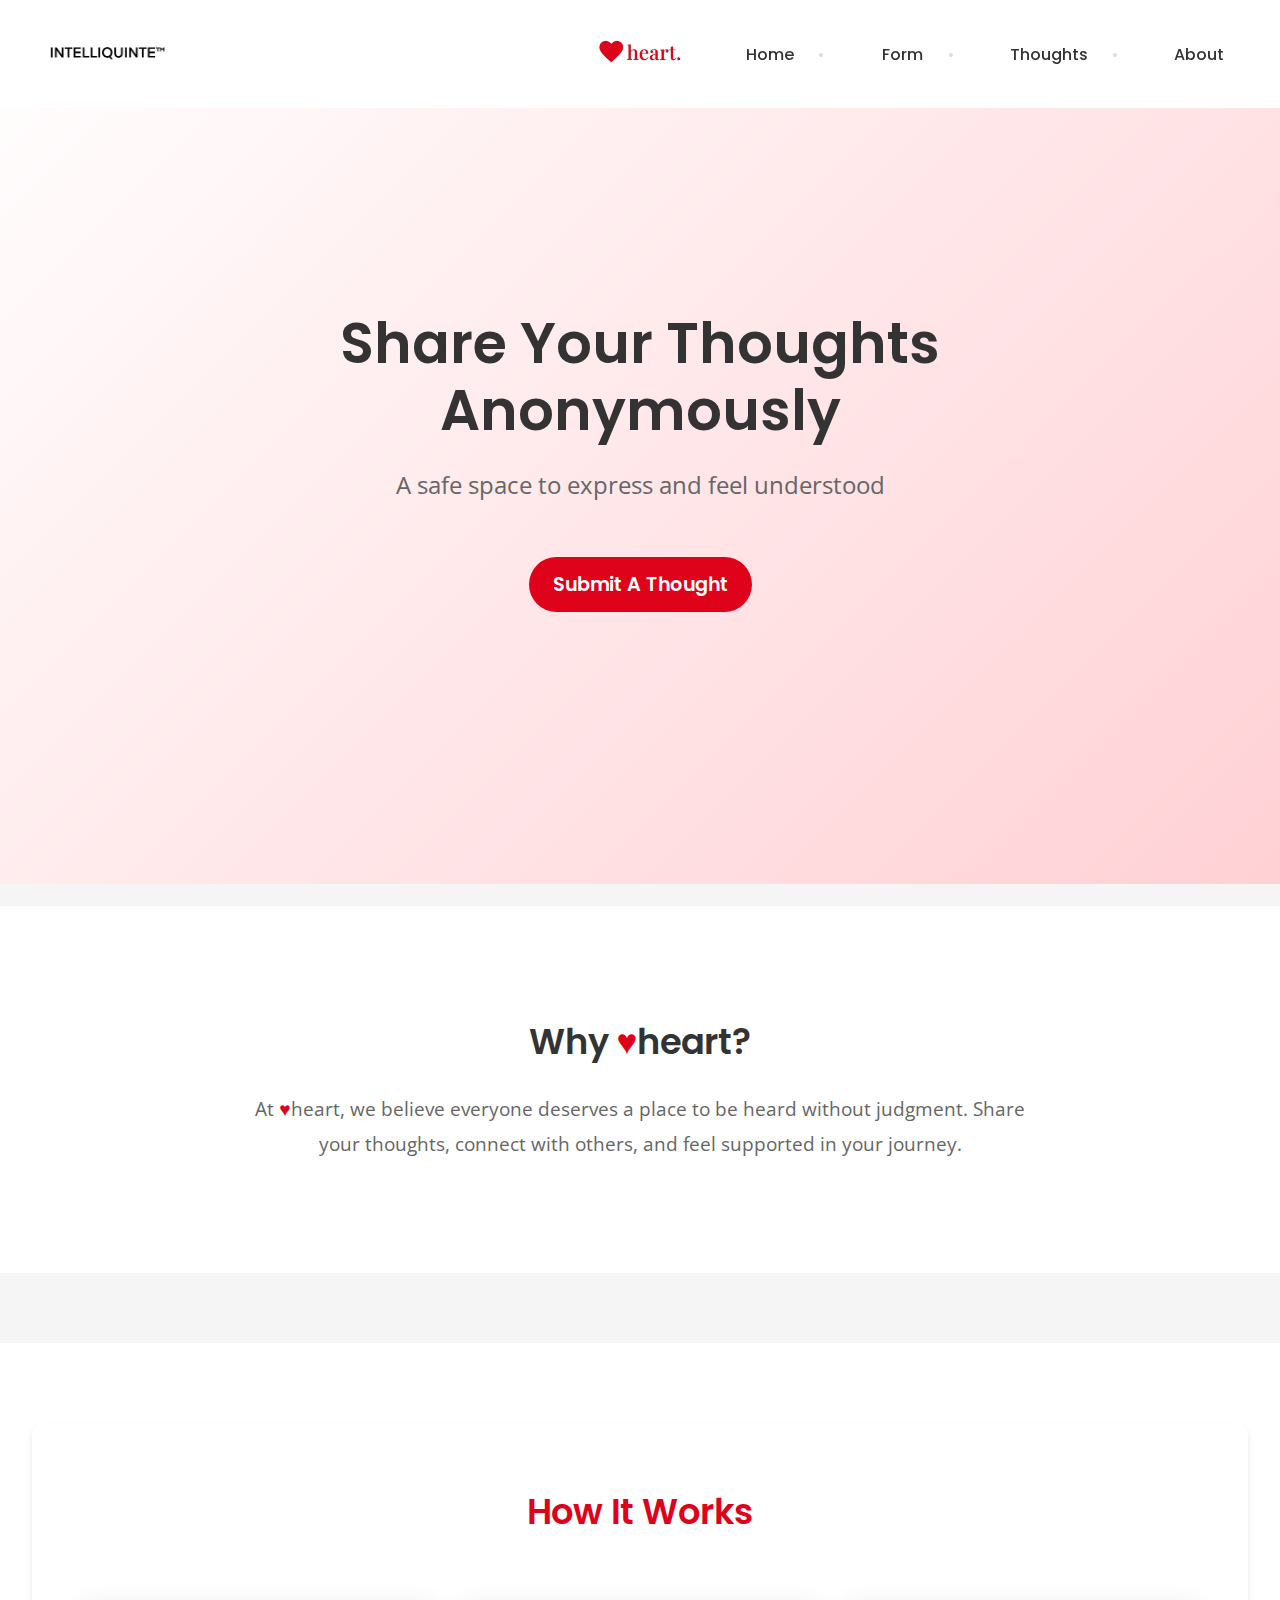
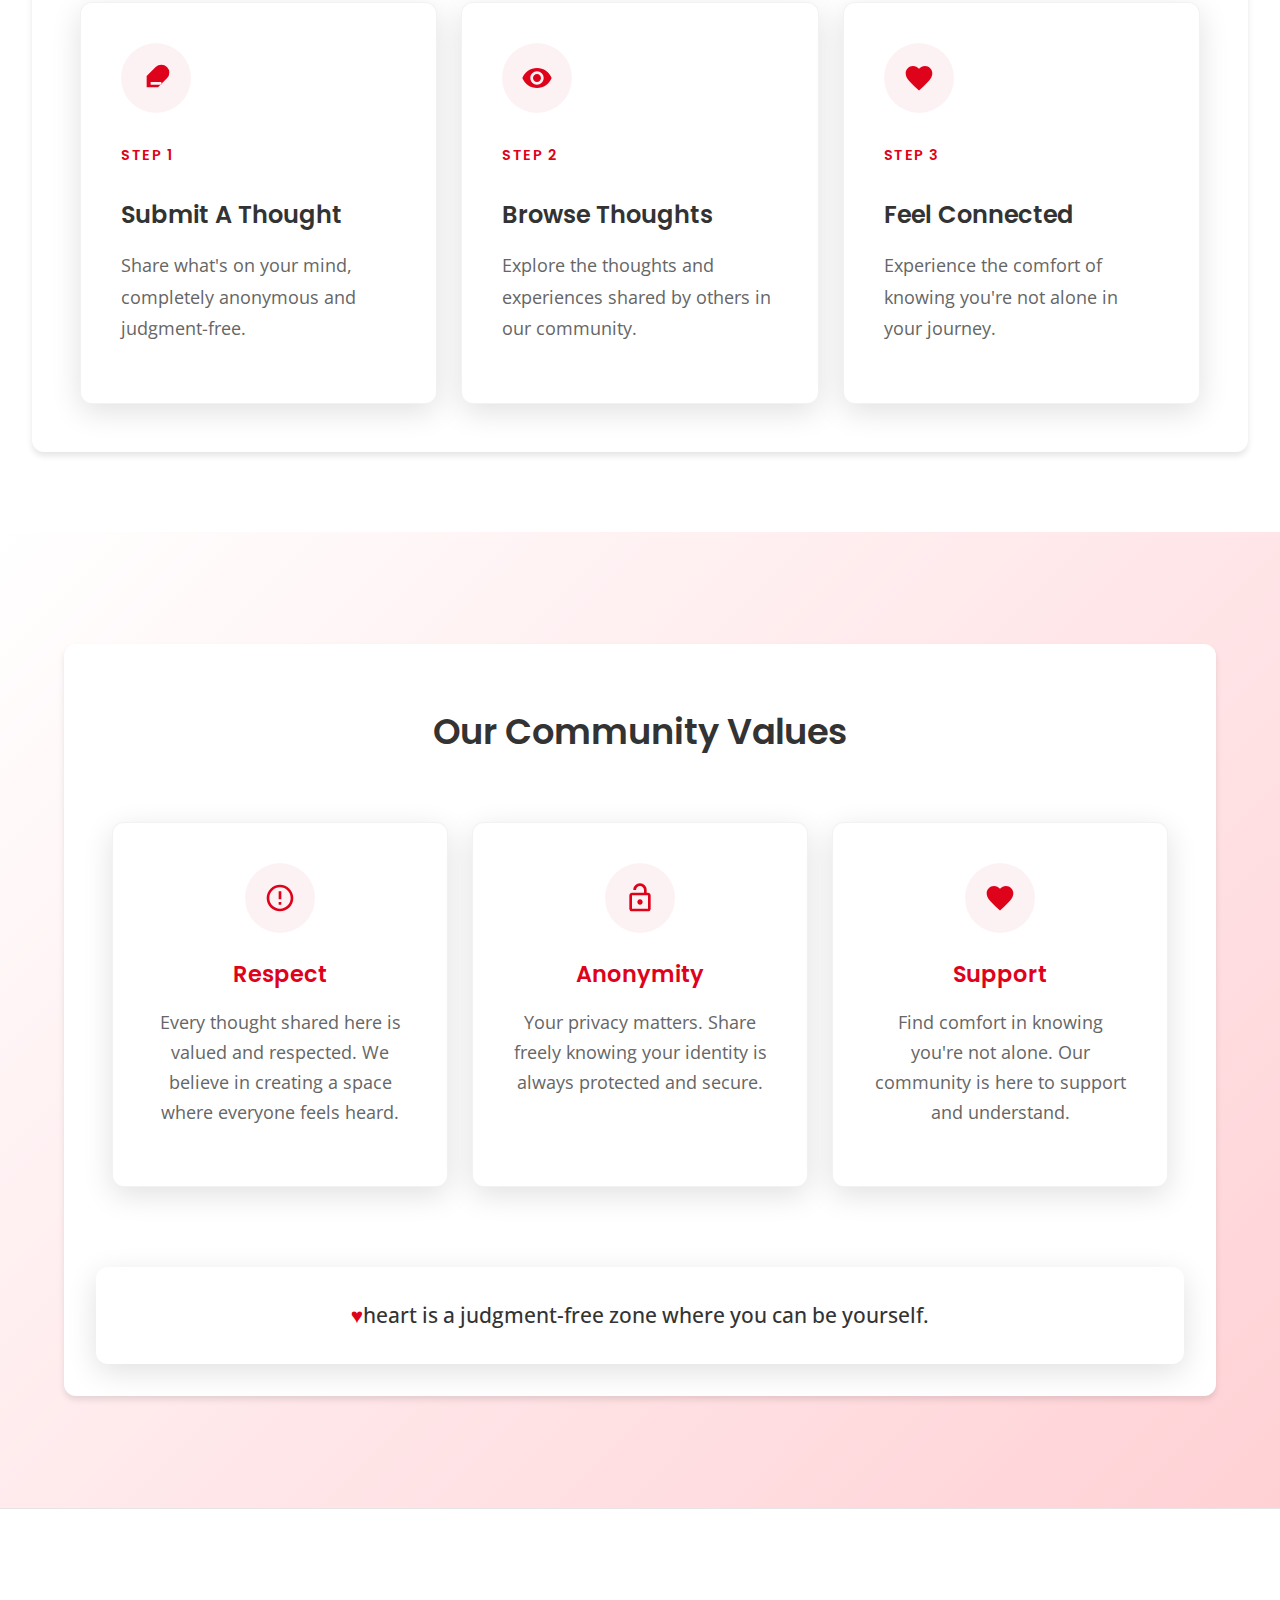
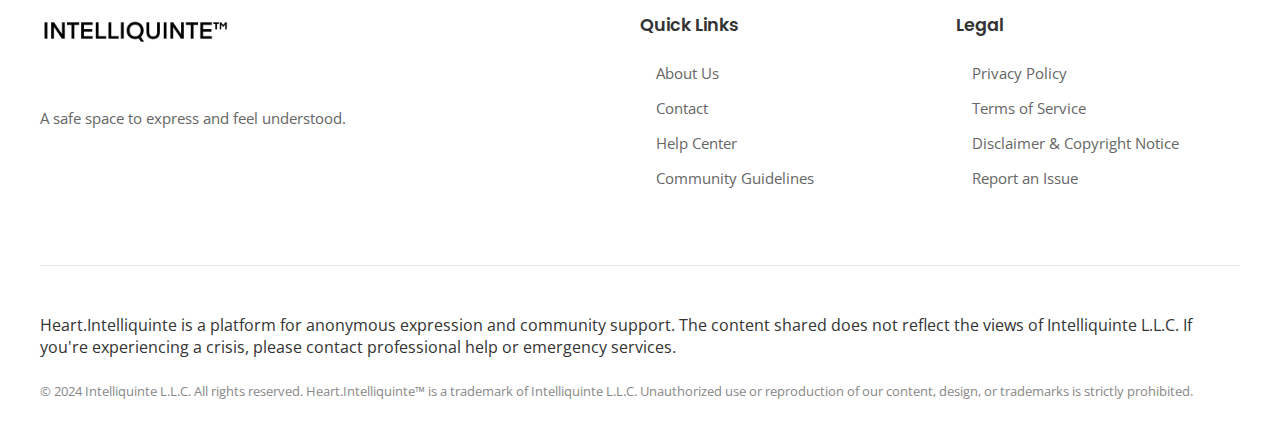
<file: index.html>
<!DOCTYPE html>
<html lang="en" dir="ltr">
<head>
    <meta charset="UTF-8">
    <meta name="viewport" content="width=device-width, initial-scale=1.0, maximum-scale=5.0, viewport-fit=cover">
    <meta http-equiv="X-UA-Compatible" content="IE=edge">
    
    <!-- Preload Critical Resources -->
    <link rel="preload" href="styles.css" as="style">
    <link rel="preload" href="Intelliquinte Logo TM.PNG" as="image" type="image/png">
    <link rel="preload" href="Heart Logo PNG.PNG" as="image" type="image/png">
    <link rel="preconnect" href="https://fonts.googleapis.com">
    <link rel="preconnect" href="https://fonts.gstatic.com" crossorigin>
    <link rel="dns-prefetch" href="https://fonts.googleapis.com">
    
    <!-- Stylesheets -->
    <link rel="stylesheet" href="styles.css">
    
    <!-- Favicon -->
    <link rel="icon" type="image/png" href="H Logo PNG.PNG" sizes="32x32">
    <link rel="apple-touch-icon" href="H Logo PNG.PNG">
    
    <!-- Primary Meta Tags -->
    <title>Heart - Anonymous Expression & Support Community | Share Your Story Safely</title>
    <meta name="title" content="Heart - Anonymous Expression & Support Community | Share Your Story Safely">
    <meta name="description" content="Heart provides a safe, anonymous space to express yourself and find understanding. Share your thoughts, connect with others, and receive support in our caring community. Join us today.">
    <meta name="keywords" content="anonymous sharing, emotional support, mental health community, safe space, anonymous thoughts, personal expression, community support, online support group, anonymous community, mental wellness, emotional wellbeing">
    <meta name="author" content="Intelliquinte L.L.C.">
    <meta name="robots" content="index, follow, max-image-preview:large, max-snippet:-1, max-video-preview:-1">
    <meta name="theme-color" content="#df021b">
    
    <!-- Open Graph / Facebook -->
    <meta property="og:type" content="website">
    <meta property="og:url" content="https://heart.intelliquinte.com/">
    <meta property="og:title" content="Heart - A Safe Space for Anonymous Expression">
    <meta property="og:description" content="Join our supportive community where you can share thoughts anonymously and find understanding. A safe space for genuine connection and emotional support.">
    <meta property="og:image" content="https://heart.intelliquinte.com/Heart Logo PNG.PNG">
    <meta property="og:image:alt" content="Heart Logo - A symbol of our supportive community">
    <meta property="og:site_name" content="Heart">
    <meta property="og:locale" content="en_US">
    
    <!-- Twitter -->
    <meta name="twitter:card" content="summary_large_image">
    <meta name="twitter:url" content="https://heart.intelliquinte.com/">
    <meta name="twitter:title" content="Heart - A Safe Space for Anonymous Expression">
    <meta name="twitter:description" content="Join our supportive community where you can share thoughts anonymously and find understanding. A safe space for genuine connection and emotional support.">
    <meta name="twitter:image" content="https://heart.intelliquinte.com/Heart Logo PNG.PNG">
    <meta name="twitter:image:alt" content="Heart Logo - A symbol of our supportive community">
    
    <!-- Canonical URL -->
    <link rel="canonical" href="https://heart.intelliquinte.com">
    
    <!-- Additional SEO Meta Tags -->
    <meta name="application-name" content="Heart">
    <meta name="mobile-web-app-capable" content="yes">
    <meta name="apple-mobile-web-app-capable" content="yes">
    <meta name="apple-mobile-web-app-title" content="Heart">
    <meta name="format-detection" content="telephone=no">
    
    <!-- Schema.org markup -->
    <script type="application/ld+json">
    {
        "@context": "https://schema.org",
        "@type": "WebSite",
        "name": "Heart",
        "url": "https://heart.intelliquinte.com",
        "description": "A safe space for anonymous expression and community support",
        "keywords": "anonymous sharing, emotional support, mental health community, safe space",
        "inLanguage": "en-US",
        "publisher": {
            "@type": "Organization",
            "name": "Intelliquinte L.L.C.",
            "logo": {
                "@type": "ImageObject",
                "url": "https://heart.intelliquinte.com/Intelliquinte Logo TM.PNG",
                "width": "512",
                "height": "512"
            }
        },
        "potentialAction": {
            "@type": "SearchAction",
            "target": {
                "@type": "EntryPoint",
                "urlTemplate": "https://heart.intelliquinte.com/thoughts?q={search_term_string}"
            },
            "query-input": "required name=search_term_string"
        }
    }
    </script>
    
    <!-- Additional Schema for Organization -->
    <script type="application/ld+json">
    {
        "@context": "https://schema.org",
        "@type": "Organization",
        "name": "Heart by Intelliquinte",
        "url": "https://heart.intelliquinte.com",
        "logo": "https://heart.intelliquinte.com/Heart Logo PNG.PNG",
        "sameAs": [
            "mailto:support@intelliquinte.com"
        ],
        "contactPoint": [{
            "@type": "ContactPoint",
            "email": "support@intelliquinte.com",
            "contactType": "customer support",
            "availableLanguage": ["English"]
        }],
        "description": "Heart is a platform providing a safe, anonymous space for expression and community support.",
        "foundingDate": "2024",
        "address": {
            "@type": "PostalAddress",
            "addressCountry": "US"
        }
    }
    </script>

    <!-- WebPage Schema -->
    <script type="application/ld+json">
    {
        "@context": "https://schema.org",
        "@type": "WebPage",
        "name": "Heart - Anonymous Expression & Support Community",
        "description": "A safe space for anonymous expression and community support",
        "publisher": {
            "@type": "Organization",
            "name": "Intelliquinte L.L.C."
        },
        "license": "https://heart.intelliquinte.com/terms-of-service",
        "breadcrumb": {
            "@type": "BreadcrumbList",
            "itemListElement": [{
                "@type": "ListItem",
                "position": 1,
                "name": "Home",
                "item": "https://heart.intelliquinte.com"
            }]
        }
    }
    </script>
</head>
<body>

    <nav class="navbar">
        <div class="nav-container">
            <div class="logo">
                <a href="index.html">
                    <img src="Intelliquinte Logo TM.PNG" alt="Intelliquinte Logo" class="logo-img" loading="lazy">
                </a>
            </div>
            
            <div class="center-image">
                <a href="index.html">
                    <img src="Heart Logo PNG.PNG" alt="Heart Logo - Click to return home" class="center-img" loading="lazy">
                </a>
            </div>

            <div class="nav-menu">
                <ul class="nav-links">
                    <li><a href="index.html">Home</a></li>
                    <li><a href="submit.html">Form</a></li>
                    <li><a href="thoughts.html">Thoughts</a></li>
                    <li><a href="about.html">About</a></li>
                </ul>
            </div>

            <button class="hamburger" aria-label="Menu">
                <span></span>
                <span></span>
                <span></span>
            </button>
        </div>
    </nav>

    <section class="hero" aria-label="Welcome Section">
        <div class="hero-content">
            <h1 itemprop="headline">Share Your Thoughts Anonymously</h1>
            <p class="subheading" itemprop="alternativeHeadline">A safe space to express and feel understood</p>
            <a href="submit.html" class="btn btn-large" role="button" aria-label="Submit a thought">Submit A Thought</a>
        </div>
    </section>
<br>
    <!-- Add this after the hero section -->
    <section class="about" aria-label="About Heart" itemscope itemtype="https://schema.org/AboutPage">
        <div class="about-content">
            <h2 itemprop="name">Why <span style="color: var(--primary-red);">♥</span>heart?</h2>
            <p itemprop="description">At <span style="color: var(--primary-red);">♥</span>heart, we believe everyone deserves a place to be heard without judgment. Share your thoughts, connect with others, and feel supported in your journey.</p>
        </div>
    </section>
    <br>
    <!-- Add after the about section -->
    <section class="how-it-works">
        <div class="container">
            <h2>How It Works</h2>
            <div class="steps-container">
                <div class="step">
                    <div class="step-icon">
                        <svg width="32" height="32" viewBox="0 0 24 24" fill="none" xmlns="http://www.w3.org/2000/svg">
                            <path d="M20.24 12.24a6 6 0 0 0-8.49-8.49L5 10.5V19h8.5l6.74-6.76zM16 17H8v-2h8v2z" fill="currentColor"/>
                        </svg>
                    </div>
                    <h3>Step 1</h3>
                    <h4>Submit A Thought</h4>
                    <p>Share what's on your mind, completely anonymous and judgment-free.</p>
                </div>

                <div class="step">
                    <div class="step-icon">
                        <svg width="32" height="32" viewBox="0 0 24 24" fill="none" xmlns="http://www.w3.org/2000/svg">
                            <path d="M12 4.5C7 4.5 2.73 7.61 1 12c1.73 4.39 6 7.5 11 7.5s9.27-3.11 11-7.5c-1.73-4.39-6-7.5-11-7.5zM12 17c-2.76 0-5-2.24-5-5s2.24-5 5-5 5 2.24 5 5-2.24 5-5 5zm0-8c-1.66 0-3 1.34-3 3s1.34 3 3 3 3-1.34 3-3-1.34-3-3-3z" fill="currentColor"/>
                        </svg>
                    </div>
                    <h3>Step 2</h3>
                    <h4>Browse Thoughts</h4>
                    <p>Explore the thoughts and experiences shared by others in our community.</p>
                </div>

                <div class="step">
                    <div class="step-icon">
                        <svg width="32" height="32" viewBox="0 0 24 24" fill="none" xmlns="http://www.w3.org/2000/svg">
                            <path d="M12 21.35l-1.45-1.32C5.4 15.36 2 12.28 2 8.5 2 5.42 4.42 3 7.5 3c1.74 0 3.41.81 4.5 2.09C13.09 3.81 14.76 3 16.5 3 19.58 3 22 5.42 22 8.5c0 3.78-3.4 6.86-8.55 11.54L12 21.35z" fill="currentColor"/>
                        </svg>
                    </div>
                    <h3>Step 3</h3>
                    <h4>Feel Connected</h4>
                    <p>Experience the comfort of knowing you're not alone in your journey.</p>
                </div>
            </div>
        </div>
    </section>

    <section class="community-values">
        <div class="container">
            <div class="values-content">
                <h2>Our Community Values</h2>
                <div class="values-grid">
                    <div class="value-card">
                        <div class="value-icon">
                            <svg width="32" height="32" viewBox="0 0 24 24" fill="none" xmlns="http://www.w3.org/2000/svg">
                                <path d="M12 2C6.48 2 2 6.48 2 12s4.48 10 10 10 10-4.48 10-10S17.52 2 12 2zm0 18c-4.41 0-8-3.59-8-8s3.59-8 8-8 8 3.59 8 8-3.59 8-8 8zm-1-13h2v6h-2zm0 8h2v2h-2z" fill="currentColor"/>
                            </svg>
                        </div>
                        <h3>Respect</h3>
                        <p>Every thought shared here is valued and respected. We believe in creating a space where everyone feels heard.</p>
                    </div>

                    <div class="value-card">
                        <div class="value-icon">
                            <svg width="32" height="32" viewBox="0 0 24 24" fill="none" xmlns="http://www.w3.org/2000/svg">
                                <path d="M12 17c1.1 0 2-.9 2-2s-.9-2-2-2-2 .9-2 2 .9 2 2 2zm6-9h-1V6c0-2.76-2.24-5-5-5S7 3.24 7 6h2c0-1.66 1.34-3 3-3s3 1.34 3 3v2H6c-1.1 0-2 .9-2 2v10c0 1.1.9 2 2 2h12c1.1 0 2-.9 2-2V10c0-1.1-.9-2-2-2zm0 12H6V10h12v10z" fill="currentColor"/>
                            </svg>
                        </div>
                        <h3>Anonymity</h3>
                        <p>Your privacy matters. Share freely knowing your identity is always protected and secure.</p>
                    </div>

                    <div class="value-card">
                        <div class="value-icon">
                            <svg width="32" height="32" viewBox="0 0 24 24" fill="none" xmlns="http://www.w3.org/2000/svg">
                                <path d="M12 21.35l-1.45-1.32C5.4 15.36 2 12.28 2 8.5 2 5.42 4.42 3 7.5 3c1.74 0 3.41.81 4.5 2.09C13.09 3.81 14.76 3 16.5 3 19.58 3 22 5.42 22 8.5c0 3.78-3.4 6.86-8.55 11.54L12 21.35z" fill="currentColor"/>
                            </svg>
                        </div>
                        <h3>Support</h3>
                        <p>Find comfort in knowing you're not alone. Our community is here to support and understand.</p>
                    </div>
                </div>
                <div class="values-footer">
                    <p class="values-message"><span style="color: var(--primary-red);">♥</span>heart is a judgment-free zone where you can be yourself.</p>
                </div>
            </div>
        </div>
    </section>

    <footer class="footer">
        <div class="footer-content">
            <div class="footer-grid">
                <div class="footer-section">
                    <img src="Intelliquinte Logo TM.PNG" alt="Intelliquinte Logo" class="footer-logo">
                    <p class="footer-description">A safe space to express and feel understood.</p>
                </div>
                
                <div class="footer-section">
                    <h4>Quick Links</h4>
                    <ul>
                        <li><a href="about.html">About Us</a></li>
                        <li><a href="contact.html">Contact</a></li>
                        <li><a href="help.html">Help Center</a></li>
                            <li><a href="Community Guidelines.html">Community Guidelines</a></li>
                    </ul>
                </div>
                
                <div class="footer-section">
                    <h4>Legal</h4>
                    <ul>
                        <li><a href="Privacy Policy.html">Privacy Policy</a></li>
                        <li><a href="Terms Of Service.html">Terms of Service</a></li>
                        <li><a href="Disclaimer.html">Disclaimer & Copyright Notice</a></li>
                        <li><a href="mailto:support@intelliquinte.com">Report an Issue</a></li>
                    </ul>
                </div>
            </div>
            
            <div class="footer-legal">
                <p class="disclaimer-text">
                    Heart.Intelliquinte is a platform for anonymous expression and community support. 
                    The content shared does not reflect the views of Intelliquinte L.L.C. 
                    If you're experiencing a crisis, please contact professional help or emergency services.
                </p>
                
                <p class="copyright-notice">
                    © 2024 Intelliquinte L.L.C. All rights reserved. Heart.Intelliquinte™ is a trademark of Intelliquinte L.L.C.
                    Unauthorized use or reproduction of our content, design, or trademarks is strictly prohibited.
                </p>
            </div>
        </div>
    </footer>

    <script>
    document.addEventListener('DOMContentLoaded', function() {
        const hamburger = document.querySelector('.hamburger');
        const navMenu = document.querySelector('.nav-menu');
        
        if (hamburger && navMenu) {
            let isMenuOpen = false;

            hamburger.addEventListener('click', function(e) {
                e.preventDefault();
                e.stopPropagation();
                
                isMenuOpen = !isMenuOpen;
                
                this.classList.toggle('active');
                navMenu.classList.toggle('active');
                
                // Add these styles when menu is active and on mobile
                if (isMenuOpen && window.innerWidth <= 768) {
                    navMenu.style.display = 'block';
                    navMenu.style.position = 'absolute';
                    navMenu.style.top = '60px';
                    navMenu.style.left = '0';
                    navMenu.style.right = '0';
                    navMenu.style.backgroundColor = 'white';
                    navMenu.style.padding = '1rem';
                    navMenu.style.boxShadow = '0 2px 5px rgba(0,0,0,0.1)';
                }
            });

            // Close menu when clicking outside - only on mobile
            document.addEventListener('click', function(e) {
                if (window.innerWidth <= 768 && !navMenu.contains(e.target) && !hamburger.contains(e.target)) {
                    isMenuOpen = false;
                    hamburger.classList.remove('active');
                    navMenu.classList.remove('active');
                    navMenu.style.display = 'none';
                }
            });

            // Close menu when clicking a link - only on mobile
            navMenu.querySelectorAll('a').forEach(link => {
                link.addEventListener('click', () => {
                    if (window.innerWidth <= 768) {
                        isMenuOpen = false;
                        hamburger.classList.remove('active');
                        navMenu.classList.remove('active');
                        navMenu.style.display = 'none';
                    }
                });
            });

            // Reset styles on window resize
            window.addEventListener('resize', function() {
                if (window.innerWidth > 768) {
                    navMenu.style.display = 'flex';
                    navMenu.style.position = 'static';
                    navMenu.style.top = 'auto';
                    navMenu.style.backgroundColor = 'transparent';
                    navMenu.style.padding = '0';
                    navMenu.style.boxShadow = 'none';
                } else if (!isMenuOpen) {
                    navMenu.style.display = 'none';
                }
            });
        }
    });
    </script>

</body>
</html>
</file>
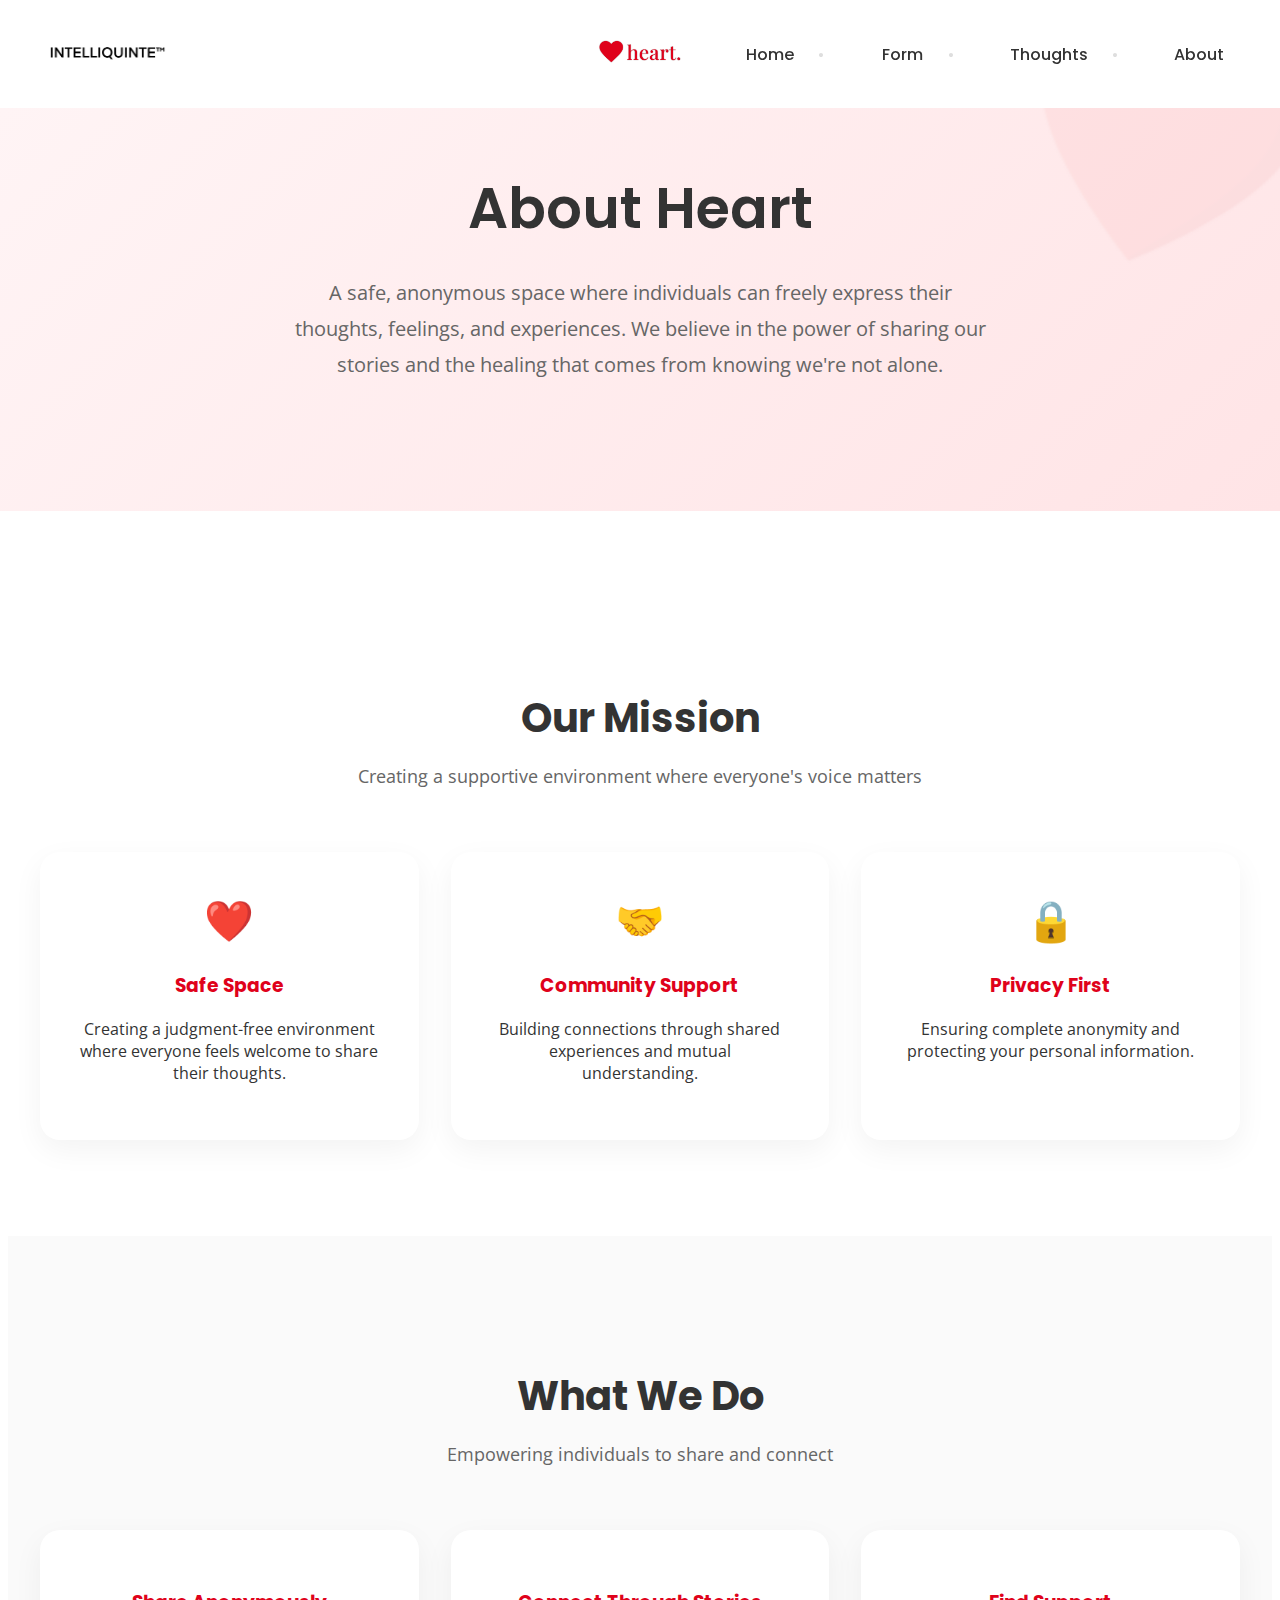
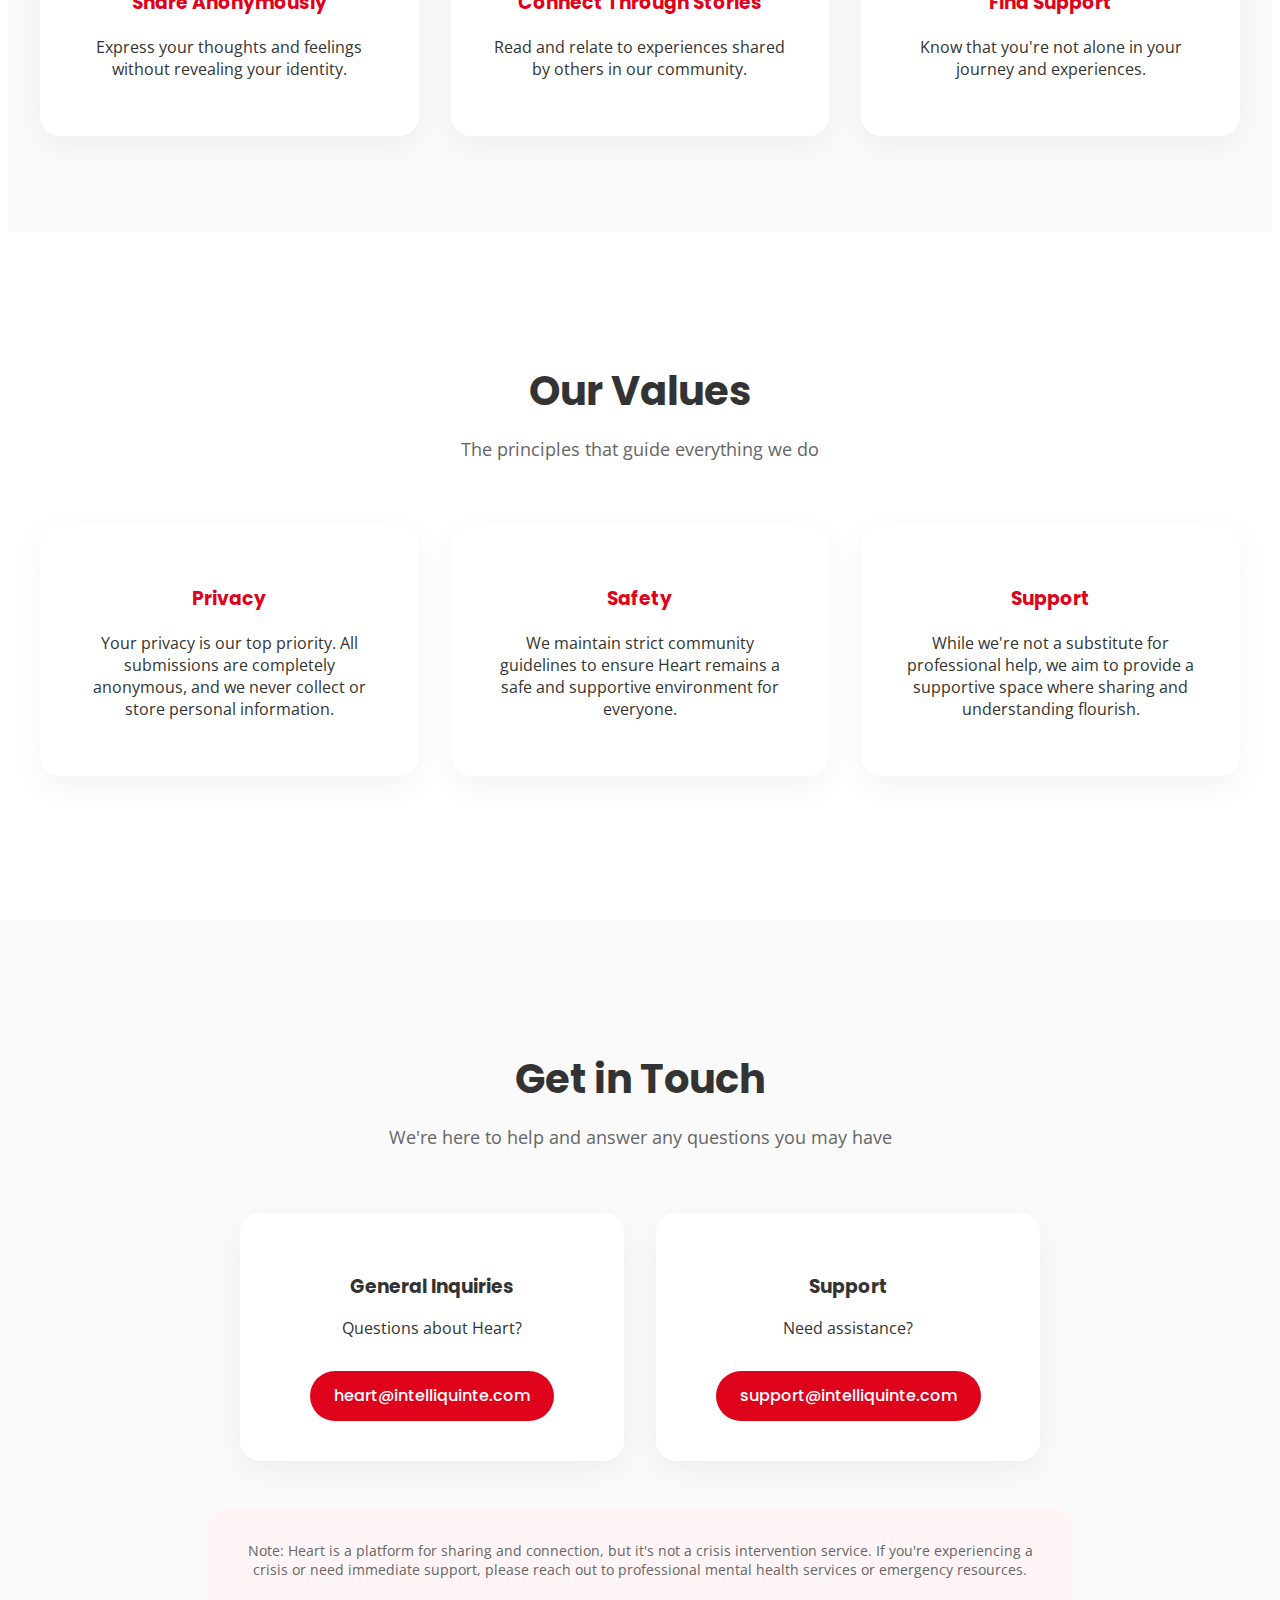
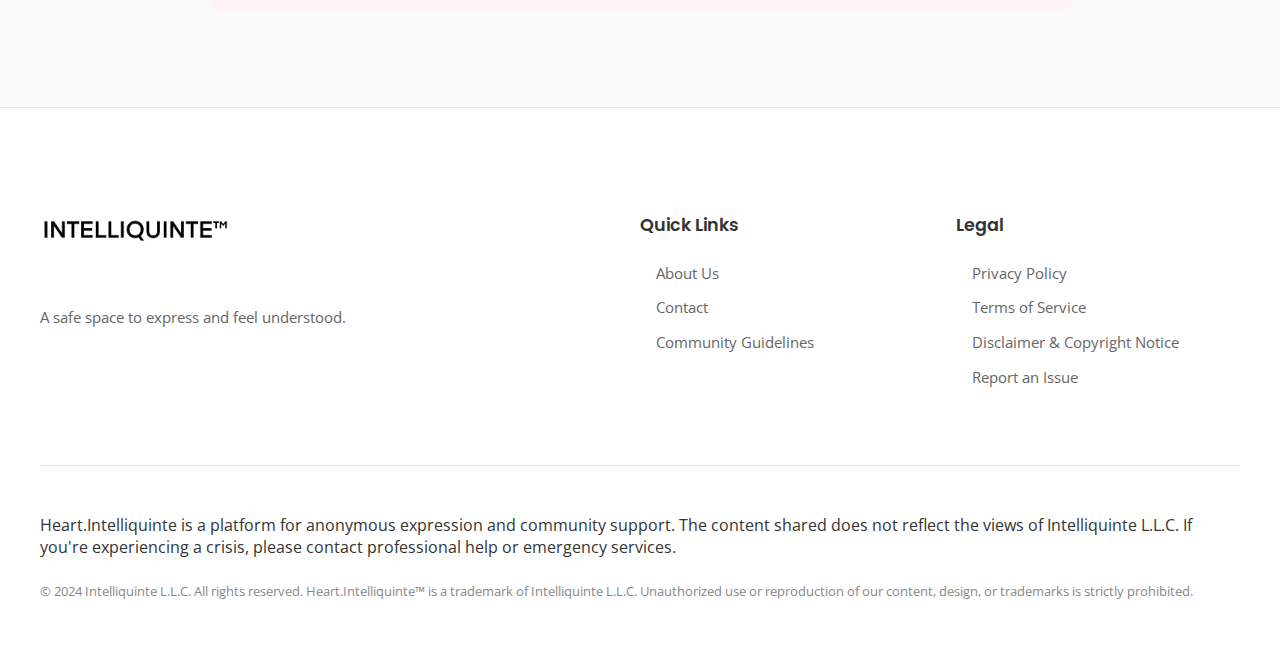
<file: about.html>
<!DOCTYPE html>
<html lang="en">
<head>
    <meta charset="UTF-8">
    <meta name="viewport" content="width=device-width, initial-scale=1.0, maximum-scale=1.0, user-scalable=no">
    <link rel="stylesheet" href="styles.css">
    <link rel="icon" type="image/x-icon" href="H Logo PNG.PNG">
    <title>About - Heart</title>
    <style>body {background-color: #ffffff;}</style>
</head>
<body>
    <nav class="navbar">
        <div class="nav-container">
            <div class="logo">
                <a href="index.html">
                    <img src="Intelliquinte Logo TM.PNG" alt="Intelliquinte Logo" class="logo-img" loading="lazy">
                </a>
            </div>
            
            <div class="center-image">
                <a href="index.html">
                    <img src="Heart Logo PNG.PNG" alt="Heart Logo" class="center-img" loading="lazy">
                </a>
            </div>

            <div class="nav-menu">
                <ul class="nav-links">
                    <li><a href="index.html">Home</a></li>
                    <li><a href="submit.html">Form</a></li>
                    <li><a href="thoughts.html">Thoughts</a></li>
                    <li><a href="about.html">About</a></li>
                </ul>
            </div>

            <button class="hamburger" aria-label="Menu">
                <span></span>
                <span></span>
                <span></span>
            </button>
        </div>
    </nav>

    <main>
        <section class="about-hero">
            <h1>About Heart</h1>
            <p>A safe, anonymous space where individuals can freely express their thoughts, feelings, and experiences. We believe in the power of sharing our stories and the healing that comes from knowing we're not alone.</p>
        </section>

        <section class="about-section">
            <div class="section-title">
                <h2>Our Mission</h2>
                <p>Creating a supportive environment where everyone's voice matters</p>
            </div>
            <div class="about-grid">
                <div class="about-card">
                    <div class="about-icon">❤️</div>
                    <h3>Safe Space</h3>
                    <p>Creating a judgment-free environment where everyone feels welcome to share their thoughts.</p>
                </div>
                <div class="about-card">
                    <div class="about-icon">🤝</div>
                    <h3>Community Support</h3>
                    <p>Building connections through shared experiences and mutual understanding.</p>
                </div>
                <div class="about-card">
                    <div class="about-icon">🔒</div>
                    <h3>Privacy First</h3>
                    <p>Ensuring complete anonymity and protecting your personal information.</p>
                </div>
            </div>
        </section>

        <section class="about-section" style="background: #fafafa;">
            <div class="section-title">
                <h2>What We Do</h2>
                <p>Empowering individuals to share and connect</p>
            </div>
            <div class="about-grid">
                <div class="about-card">
                    <h3>Share Anonymously</h3>
                    <p>Express your thoughts and feelings without revealing your identity.</p>
                </div>
                <div class="about-card">
                    <h3>Connect Through Stories</h3>
                    <p>Read and relate to experiences shared by others in our community.</p>
                </div>
                <div class="about-card">
                    <h3>Find Support</h3>
                    <p>Know that you're not alone in your journey and experiences.</p>
                </div>
            </div>
        </section>

        <section class="about-section">
            <div class="section-title">
                <h2>Our Values</h2>
                <p>The principles that guide everything we do</p>
            </div>
            <div class="about-grid">
                <div class="about-card">
                    <h3>Privacy</h3>
                    <p>Your privacy is our top priority. All submissions are completely anonymous, and we never collect or store personal information.</p>
                </div>
                <div class="about-card">
                    <h3>Safety</h3>
                    <p>We maintain strict community guidelines to ensure Heart remains a safe and supportive environment for everyone.</p>
                </div>
                <div class="about-card">
                    <h3>Support</h3>
                    <p>While we're not a substitute for professional help, we aim to provide a supportive space where sharing and understanding flourish.</p>
                </div>
            </div>
        </section>

        <section class="contact-section">
            <div class="section-title">
                <h2>Get in Touch</h2>
                <p>We're here to help and answer any questions you may have</p>
            </div>
            <div class="contact-methods">
                <div class="contact-method">
                    <h3>General Inquiries</h3>
                    <p>Questions about Heart?</p>
                    <a href="mailto:heart@intelliquinte.com" class="btn">heart@intelliquinte.com</a>
                </div>
                <div class="contact-method">
                    <h3>Support</h3>
                    <p>Need assistance?</p>
                    <a href="mailto:support@intelliquinte.com" class="btn">support@intelliquinte.com</a>
                </div>
            </div>
            <p class="important-note">
                Note: Heart is a platform for sharing and connection, but it's not a crisis intervention service. 
                If you're experiencing a crisis or need immediate support, please reach out to professional mental health services or emergency resources.
            </p>
        </section>
    </main>

    <footer class="footer">
        <div class="footer-content">
            <div class="footer-grid">
                <div class="footer-section">
                    <img src="Intelliquinte Logo TM.PNG" alt="Intelliquinte Logo" class="footer-logo">
                    <p class="footer-description">A safe space to express and feel understood.</p>
                </div>
                
                <div class="footer-section">
                    <h4>Quick Links</h4>
                    <ul>
                        <li><a href="about.html">About Us</a></li>
                        <li><a href="mailto:heart@intelliquinte.com">Contact</a></li>
                        <li><a href="Community Guidelines.html">Community Guidelines</a></li>
                    </ul>
                </div>
                
                <div class="footer-section">
                    <h4>Legal</h4>
                    <ul>
                        <li><a href="Privacy Policy.html">Privacy Policy</a></li>
                        <li><a href="Terms Of Service.html">Terms of Service</a></li>
                        <li><a href="Disclaimer.html">Disclaimer & Copyright Notice</a></li>
                        <li><a href="mailto:support@intelliquinte.com">Report an Issue</a></li>
                    </ul>
                </div>
            </div>
            
            <div class="footer-legal">
                <p class="disclaimer-text">
                    Heart.Intelliquinte is a platform for anonymous expression and community support. 
                    The content shared does not reflect the views of Intelliquinte L.L.C. 
                    If you're experiencing a crisis, please contact professional help or emergency services.
                </p>
                
                <p class="copyright-notice">
                    © 2024 Intelliquinte L.L.C. All rights reserved. Heart.Intelliquinte™ is a trademark of Intelliquinte L.L.C.
                    Unauthorized use or reproduction of our content, design, or trademarks is strictly prohibited.
                </p>
            </div>
        </div>
    </footer>

    <script>
    document.addEventListener('DOMContentLoaded', function() {
        const hamburger = document.querySelector('.hamburger');
        const navMenu = document.querySelector('.nav-menu');
        
        if (hamburger && navMenu) {
            let isMenuOpen = false;

            hamburger.addEventListener('click', function(e) {
                e.preventDefault();
                e.stopPropagation();
                
                isMenuOpen = !isMenuOpen;
                
                if (isMenuOpen) {
                    this.classList.add('active');
                    navMenu.classList.add('active');
                } else {
                    this.classList.remove('active');
                    navMenu.classList.remove('active');
                }
            });

            document.addEventListener('click', function(e) {
                if (!navMenu.contains(e.target) && !hamburger.contains(e.target)) {
                    isMenuOpen = false;
                    hamburger.classList.remove('active');
                    navMenu.classList.remove('active');
                }
            });

            navMenu.querySelectorAll('a').forEach(link => {
                link.addEventListener('click', () => {
                    isMenuOpen = false;
                    hamburger.classList.remove('active');
                    navMenu.classList.remove('active');
                });
            });
        }
    });
    </script>
</body>
</html>
</file>
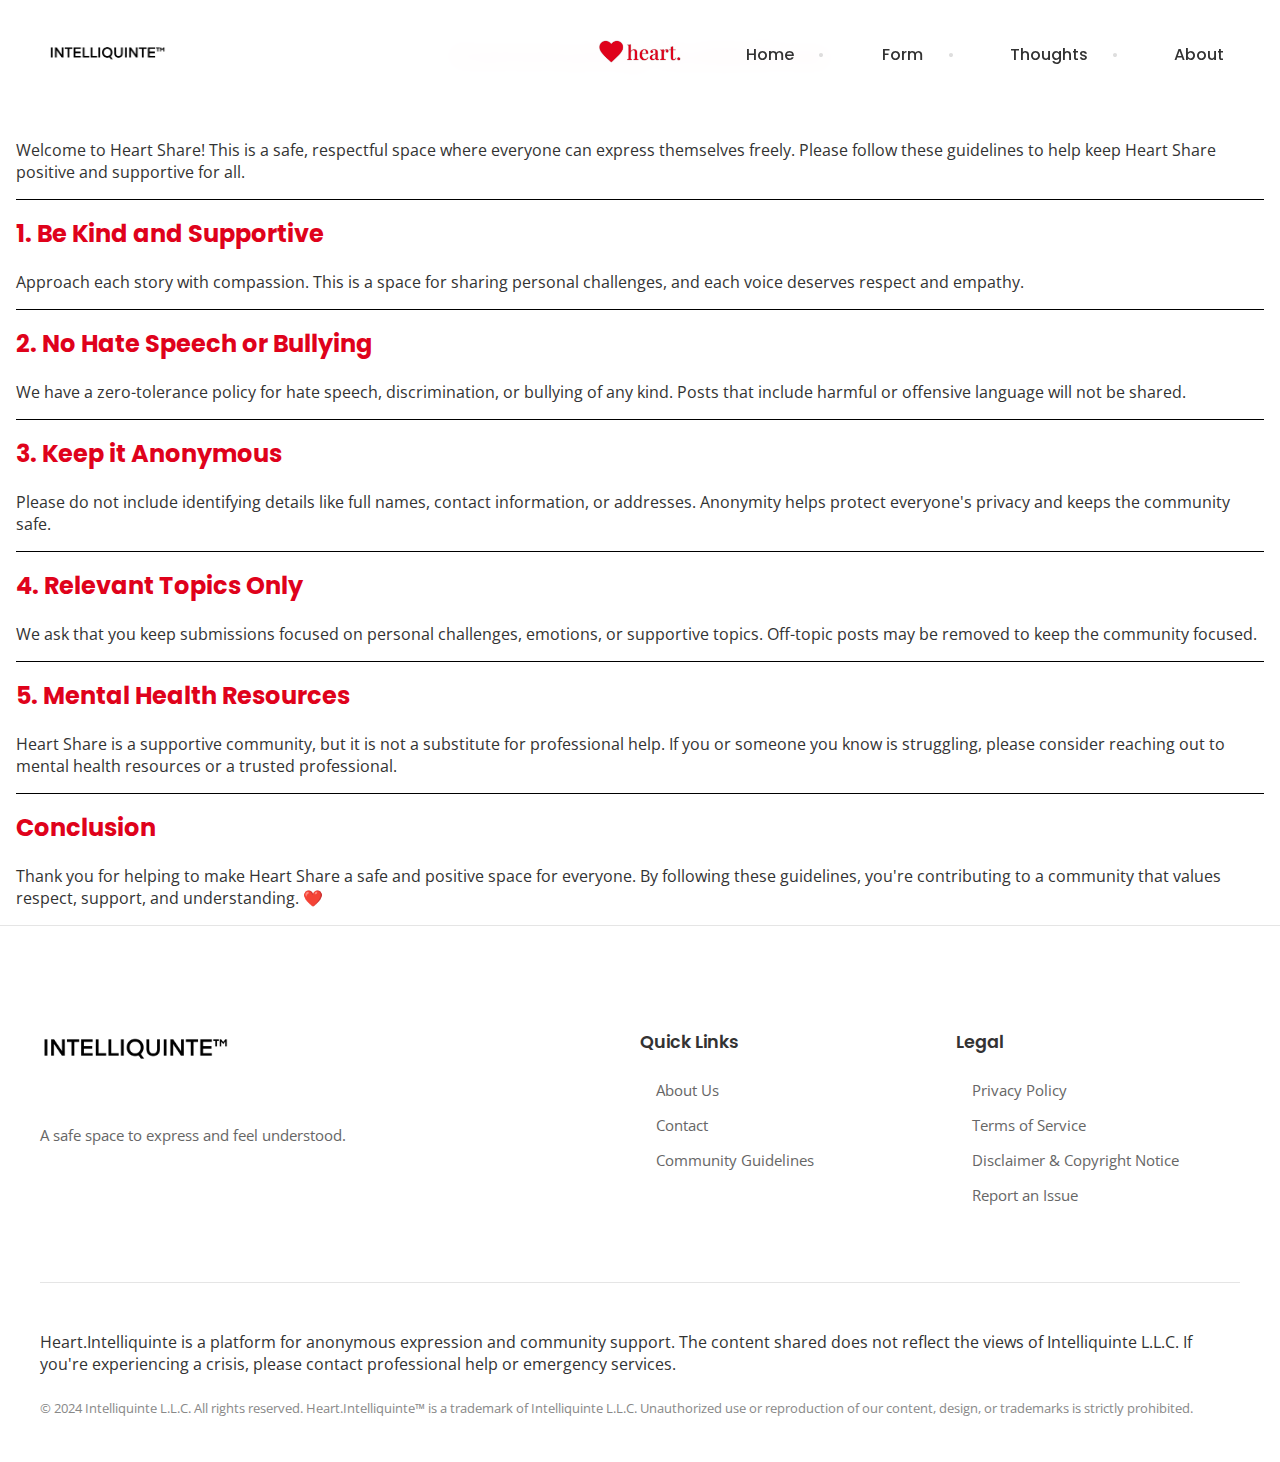
<file: Community Guidelines.html>
<!DOCTYPE html>
<html lang="en">
<head>
    <meta charset="UTF-8">
    <meta name="viewport" content="width=device-width, initial-scale=1.0, maximum-scale=1.0, user-scalable=no">
    <link rel="stylesheet" href="styles.css">
    <link rel="icon" type="image/x-icon" href="H Logo PNG.PNG">
    <title>Heart</title>
    <style>body {background-color: #ffffff;}</style>
</head>
<body>
    <nav class="navbar">
        <div class="nav-container">
            <div class="logo">
                <a href="index.html">
                    <img src="Intelliquinte Logo TM.PNG" alt="Intelliquinte Logo" class="logo-img" loading="lazy">
                </a>
            </div>
            
            <div class="center-image">
                <a href="index.html">
                    <img src="Heart Logo PNG.PNG" alt="Heart Logo" class="center-img" loading="lazy">
                </a>
            </div>

            <div class="nav-menu">
                <ul class="nav-links">
                    <li><a href="index.html">Home</a></li>
                    <li><a href="submit.html">Form</a></li>
                    <li><a href="thoughts.html">Thoughts</a></li>
                    <li><a href="about.html">About</a></li>
                </ul>
            </div>

            <button class="hamburger" aria-label="Menu">
                <span></span>
                <span></span>
                <span></span>
            </button>
        </div>
    </nav>
    <main>
        <h1 style="text-align: center; margin-top: 2rem;">Community Guidelines</h1>
        <br>
        <p style="text-align: left; margin-left: 20rem;margin-right: 20rem;">Welcome to Heart Share! This is a safe, respectful space where everyone can express themselves freely. Please follow these guidelines to help keep Heart Share positive and supportive for all.</p>
        
        <hr style="border: 0; border-top: 1px solid black; margin-left: 20rem; margin-right: 20rem;">

        <h2 style="text-align: left; margin-left: 20rem; margin-top: 1rem;">1. Be Kind and Supportive</h2>
        <p style="text-align: left; margin-left: 20rem;margin-right: 20rem;">Approach each story with compassion. This is a space for sharing personal challenges, and each voice deserves respect and empathy.</p>

        <hr style="border: 0; border-top: 1px solid black; margin-left: 20rem; margin-right: 20rem;">

        <h2 style="text-align: left; margin-left: 20rem; margin-top: 1rem;">2. No Hate Speech or Bullying</h2>
        <p style="text-align: left; margin-left: 20rem;margin-right: 20rem;">We have a zero-tolerance policy for hate speech, discrimination, or bullying of any kind. Posts that include harmful or offensive language will not be shared.</p>

        <hr style="border: 0; border-top: 1px solid black; margin-left: 20rem; margin-right: 20rem;">

        <h2 style="text-align: left; margin-left: 20rem; margin-top: 1rem;">3. Keep it Anonymous</h2>
        <p style="text-align: left; margin-left: 20rem;margin-right: 20rem;">Please do not include identifying details like full names, contact information, or addresses. Anonymity helps protect everyone's privacy and keeps the community safe.</p>

        <hr style="border: 0; border-top: 1px solid black; margin-left: 20rem; margin-right: 20rem;">

        <h2 style="text-align: left; margin-left: 20rem; margin-top: 1rem;">4. Relevant Topics Only</h2>
        <p style="text-align: left; margin-left: 20rem;margin-right: 20rem;">We ask that you keep submissions focused on personal challenges, emotions, or supportive topics. Off-topic posts may be removed to keep the community focused.</p>

        <hr style="border: 0; border-top: 1px solid black; margin-left: 20rem; margin-right: 20rem;">

        <h2 style="text-align: left; margin-left: 20rem; margin-top: 1rem;">5. Mental Health Resources</h2>
        <p style="text-align: left; margin-left: 20rem;margin-right: 20rem;">Heart Share is a supportive community, but it is not a substitute for professional help. If you or someone you know is struggling, please consider reaching out to mental health resources or a trusted professional.</p>

        <hr style="border: 0; border-top: 1px solid black; margin-left: 20rem; margin-right: 20rem;">

        <h2 style="text-align: left; margin-left: 20rem; margin-top: 1rem;">Conclusion</h2>
        <p style="text-align: left; margin-left: 20rem;margin-right: 20rem;">Thank you for helping to make Heart Share a safe and positive space for everyone. By following these guidelines, you're contributing to a community that values respect, support, and understanding. ❤️</p>
    </main>
    <footer class="footer">
        <div class="footer-content">
            <div class="footer-grid">
                <div class="footer-section">
                    <img src="Intelliquinte Logo TM.PNG" alt="Intelliquinte Logo" class="footer-logo">
                    <p class="footer-description">A safe space to express and feel understood.</p>
                </div>
                
                <div class="footer-section">
                    <h4>Quick Links</h4>
                    <ul>
                        <li><a href="about.html">About Us</a></li>
                        <li><a href="mailto:heart@intelliquinte.com">Contact</a></li>
                        <li><a href="Community Guidelines.html">Community Guidelines</a></li>
                    </ul>
                </div>
                
                <div class="footer-section">
                    <h4>Legal</h4>
                    <ul>
                        <li><a href="Privacy Policy.html">Privacy Policy</a></li>
                        <li><a href="Terms Of Service.html">Terms of Service</a></li>
                        <li><a href="Disclaimer.html">Disclaimer & Copyright Notice</a></li>
                        <li><a href="mailto:support@intelliquinte.com">Report an Issue</a></li>
                    </ul>
                </div>
            </div>
            
            <div class="footer-legal">
                <p class="disclaimer-text">
                    Heart.Intelliquinte is a platform for anonymous expression and community support. 
                    The content shared does not reflect the views of Intelliquinte L.L.C. 
                    If you're experiencing a crisis, please contact professional help or emergency services.
                </p>
                
                <p class="copyright-notice">
                    © 2024 Intelliquinte L.L.C. All rights reserved. Heart.Intelliquinte™ is a trademark of Intelliquinte L.L.C.
                    Unauthorized use or reproduction of our content, design, or trademarks is strictly prohibited.
                </p>
            </div>
        </div>
    </footer>
    <script>
    document.addEventListener('DOMContentLoaded', function() {
        const hamburger = document.querySelector('.hamburger');
        const navMenu = document.querySelector('.nav-menu');
        
        if (hamburger && navMenu) {
            let isMenuOpen = false; // Track menu state

            hamburger.addEventListener('click', function(e) {
                e.preventDefault();
                e.stopPropagation();
                
                // Toggle menu state
                isMenuOpen = !isMenuOpen;
                
                // Apply classes based on state
                if (isMenuOpen) {
                    this.classList.add('active');
                    navMenu.classList.add('active');
                } else {
                    this.classList.remove('active');
                    navMenu.classList.remove('active');
                }
                
                // Debug information
                console.log('Hamburger clicked');
                console.log('Menu is now:', isMenuOpen ? 'open' : 'closed');
                console.log('Hamburger active:', this.classList.contains('active'));
                console.log('Nav menu active:', navMenu.classList.contains('active'));
                console.log('Nav menu display:', window.getComputedStyle(navMenu).display);
            });

            // Close menu when clicking outside
            document.addEventListener('click', function(e) {
                if (!navMenu.contains(e.target) && !hamburger.contains(e.target)) {
                    isMenuOpen = false;
                    hamburger.classList.remove('active');
                    navMenu.classList.remove('active');
                }
            });

            // Close menu when clicking a link
            navMenu.querySelectorAll('a').forEach(link => {
                link.addEventListener('click', () => {
                    isMenuOpen = false;
                    hamburger.classList.remove('active');
                    navMenu.classList.remove('active');
                });
            });
        } else {
            console.error('Hamburger or nav menu not found:', {
                hamburger: hamburger,
                navMenu: navMenu
            });
        }
    });
    </script>
</body>
</html>
</file>
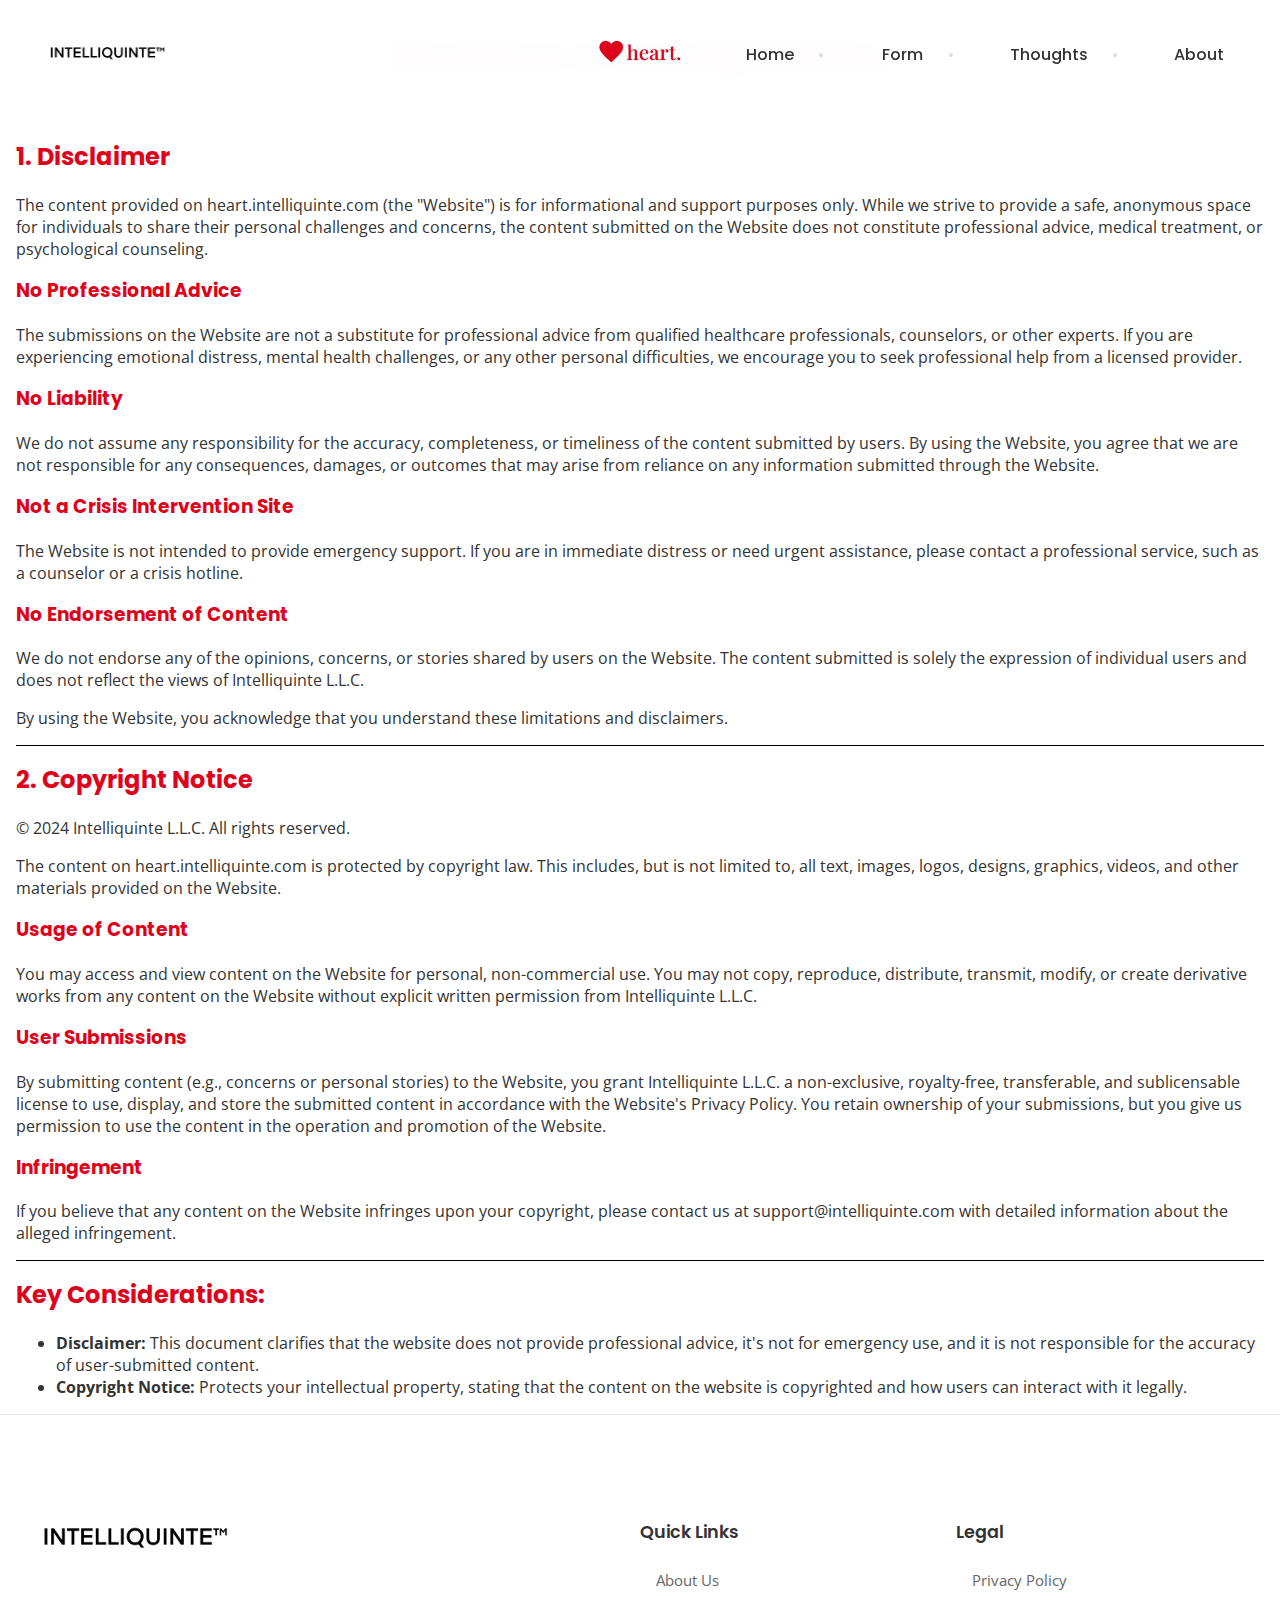
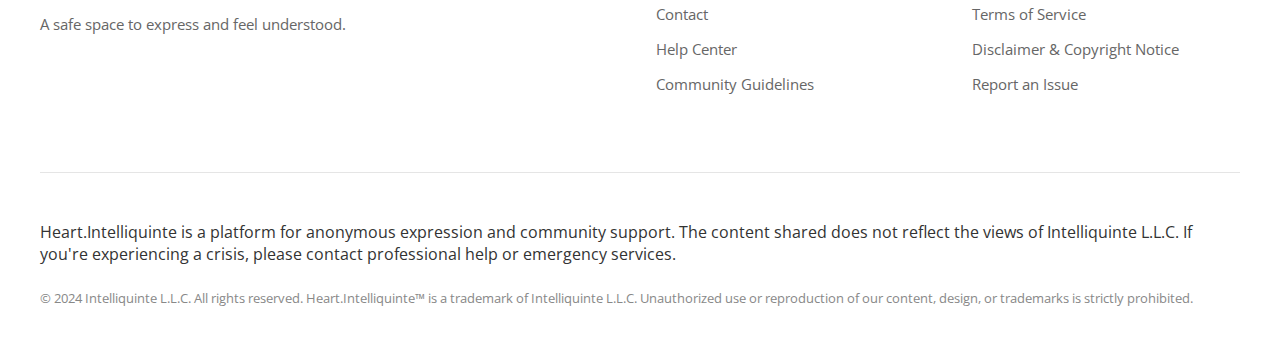
<file: Disclaimer.html>
<!DOCTYPE html>
<html lang="en">
<head>
    <meta charset="UTF-8">
    <meta name="viewport" content="width=device-width, initial-scale=1.0, maximum-scale=1.0, user-scalable=no">
    <link rel="stylesheet" href="styles.css">
    <link rel="icon" type="image/x-icon" href="H Logo PNG.PNG">
    <title>Heart</title>
    <style>body {background-color: #ffffff;}</style>
</head>
<body>
    <nav class="navbar">
        <div class="nav-container">
            <div class="logo">
                <a href="index.html">
                    <img src="Intelliquinte Logo TM.PNG" alt="Intelliquinte Logo" class="logo-img" loading="lazy">
                </a>
            </div>
            
            <div class="center-image">
                <a href="index.html">
                    <img src="Heart Logo PNG.PNG" alt="Heart Logo" class="center-img" loading="lazy">
                </a>
            </div>

            <div class="nav-menu">
                <ul class="nav-links">
                    <li><a href="index.html">Home</a></li>
                    <li><a href="submit.html">Form</a></li>
                    <li><a href="thoughts.html">Thoughts</a></li>
                    <li><a href="about.html">About</a></li>
                </ul>
            </div>

            <button class="hamburger" aria-label="Menu">
                <span></span>
                <span></span>
                <span></span>
            </button>
        </div>
    </nav>
    <main>
        <h1 style="text-align: center; margin-top: 2rem;">Disclaimer & Copyright Notice</h1>
        <br>
        
        <h2 style="text-align: left; margin-left: 20rem; margin-top: 1rem;">1. Disclaimer</h2>
        <p style="text-align: left; margin-left: 20rem;margin-right: 20rem;">The content provided on heart.intelliquinte.com (the "Website") is for informational and support purposes only. While we strive to provide a safe, anonymous space for individuals to share their personal challenges and concerns, the content submitted on the Website does not constitute professional advice, medical treatment, or psychological counseling.</p>

        <h3 style="text-align: left; margin-left: 20rem; margin-top: 1rem;">No Professional Advice</h3>
        <p style="text-align: left; margin-left: 20rem;margin-right: 20rem;">The submissions on the Website are not a substitute for professional advice from qualified healthcare professionals, counselors, or other experts. If you are experiencing emotional distress, mental health challenges, or any other personal difficulties, we encourage you to seek professional help from a licensed provider.</p>

        <h3 style="text-align: left; margin-left: 20rem; margin-top: 1rem;">No Liability</h3>
        <p style="text-align: left; margin-left: 20rem;margin-right: 20rem;">We do not assume any responsibility for the accuracy, completeness, or timeliness of the content submitted by users. By using the Website, you agree that we are not responsible for any consequences, damages, or outcomes that may arise from reliance on any information submitted through the Website.</p>

        <h3 style="text-align: left; margin-left: 20rem; margin-top: 1rem;">Not a Crisis Intervention Site</h3>
        <p style="text-align: left; margin-left: 20rem;margin-right: 20rem;">The Website is not intended to provide emergency support. If you are in immediate distress or need urgent assistance, please contact a professional service, such as a counselor or a crisis hotline.</p>

        <h3 style="text-align: left; margin-left: 20rem; margin-top: 1rem;">No Endorsement of Content</h3>
        <p style="text-align: left; margin-left: 20rem;margin-right: 20rem;">We do not endorse any of the opinions, concerns, or stories shared by users on the Website. The content submitted is solely the expression of individual users and does not reflect the views of Intelliquinte L.L.C.</p>

        <p style="text-align: left; margin-left: 20rem;margin-right: 20rem;">By using the Website, you acknowledge that you understand these limitations and disclaimers.</p>

        <hr style="border: 0; border-top: 1px solid black; margin-left: 20rem; margin-right: 20rem;">

        <h2 style="text-align: left; margin-left: 20rem; margin-top: 1rem;">2. Copyright Notice</h2>
        <p style="text-align: left; margin-left: 20rem;margin-right: 20rem;">© 2024 Intelliquinte L.L.C. All rights reserved.</p>
        <p style="text-align: left; margin-left: 20rem;margin-right: 20rem;">The content on heart.intelliquinte.com is protected by copyright law. This includes, but is not limited to, all text, images, logos, designs, graphics, videos, and other materials provided on the Website.</p>

        <h3 style="text-align: left; margin-left: 20rem; margin-top: 1rem;">Usage of Content</h3>
        <p style="text-align: left; margin-left: 20rem;margin-right: 20rem;">You may access and view content on the Website for personal, non-commercial use. You may not copy, reproduce, distribute, transmit, modify, or create derivative works from any content on the Website without explicit written permission from Intelliquinte L.L.C.</p>

        <h3 style="text-align: left; margin-left: 20rem; margin-top: 1rem;">User Submissions</h3>
        <p style="text-align: left; margin-left: 20rem;margin-right: 20rem;">By submitting content (e.g., concerns or personal stories) to the Website, you grant Intelliquinte L.L.C. a non-exclusive, royalty-free, transferable, and sublicensable license to use, display, and store the submitted content in accordance with the Website's Privacy Policy. You retain ownership of your submissions, but you give us permission to use the content in the operation and promotion of the Website.</p>

        <h3 style="text-align: left; margin-left: 20rem; margin-top: 1rem;">Infringement</h3>
        <p style="text-align: left; margin-left: 20rem;margin-right: 20rem;">If you believe that any content on the Website infringes upon your copyright, please contact us at support@intelliquinte.com with detailed information about the alleged infringement.</p>

        <hr style="border: 0; border-top: 1px solid black; margin-left: 20rem; margin-right: 20rem;">

        <h2 style="text-align: left; margin-left: 20rem; margin-top: 1rem;">Key Considerations:</h2>
        <ul style="text-align: left; margin-left: 20rem;margin-right: 20rem;">
            <li><strong>Disclaimer:</strong> This document clarifies that the website does not provide professional advice, it's not for emergency use, and it is not responsible for the accuracy of user-submitted content.</li>
            <li><strong>Copyright Notice:</strong> Protects your intellectual property, stating that the content on the website is copyrighted and how users can interact with it legally.</li>
        </ul>
    </main>
    <footer class="footer">
        <div class="footer-content">
            <div class="footer-grid">
                <div class="footer-section">
                    <img src="Intelliquinte Logo TM.PNG" alt="Intelliquinte Logo" class="footer-logo">
                    <p class="footer-description">A safe space to express and feel understood.</p>
                </div>
                
                <div class="footer-section">
                    <h4>Quick Links</h4>
                    <ul>
                        <li><a href="about.html">About Us</a></li>
                        <li><a href="mailto:heart@intelliquinte.com">Contact</a></li>
                        <li><a href="help.html">Help Center</a></li>
                        <li><a href="Community Guidelines.html">Community Guidelines</a></li>
                    </ul>
                </div>
                
                <div class="footer-section">
                    <h4>Legal</h4>
                    <ul>
                        <li><a href="Privacy Policy.html">Privacy Policy</a></li>
                        <li><a href="Terms Of Service.html">Terms of Service</a></li>
                        <li><a href="Disclaimer.html">Disclaimer & Copyright Notice</a></li>
                        <li><a href="mailto:support@intelliquinte.com">Report an Issue</a></li>
                    </ul>
                </div>
            </div>
            
            <div class="footer-legal">
                <p class="disclaimer-text">
                    Heart.Intelliquinte is a platform for anonymous expression and community support. 
                    The content shared does not reflect the views of Intelliquinte L.L.C. 
                    If you're experiencing a crisis, please contact professional help or emergency services.
                </p>
                
                <p class="copyright-notice">
                    © 2024 Intelliquinte L.L.C. All rights reserved. Heart.Intelliquinte™ is a trademark of Intelliquinte L.L.C.
                    Unauthorized use or reproduction of our content, design, or trademarks is strictly prohibited.
                </p>
            </div>
        </div>
    </footer>
    <script>
    document.addEventListener('DOMContentLoaded', function() {
        const hamburger = document.querySelector('.hamburger');
        const navMenu = document.querySelector('.nav-menu');
        
        if (hamburger && navMenu) {
            let isMenuOpen = false; // Track menu state

            hamburger.addEventListener('click', function(e) {
                e.preventDefault();
                e.stopPropagation();
                
                // Toggle menu state
                isMenuOpen = !isMenuOpen;
                
                // Apply classes based on state
                if (isMenuOpen) {
                    this.classList.add('active');
                    navMenu.classList.add('active');
                } else {
                    this.classList.remove('active');
                    navMenu.classList.remove('active');
                }
                
                // Debug information
                console.log('Hamburger clicked');
                console.log('Menu is now:', isMenuOpen ? 'open' : 'closed');
                console.log('Hamburger active:', this.classList.contains('active'));
                console.log('Nav menu active:', navMenu.classList.contains('active'));
                console.log('Nav menu display:', window.getComputedStyle(navMenu).display);
            });

            // Close menu when clicking outside
            document.addEventListener('click', function(e) {
                if (!navMenu.contains(e.target) && !hamburger.contains(e.target)) {
                    isMenuOpen = false;
                    hamburger.classList.remove('active');
                    navMenu.classList.remove('active');
                }
            });

            // Close menu when clicking a link
            navMenu.querySelectorAll('a').forEach(link => {
                link.addEventListener('click', () => {
                    isMenuOpen = false;
                    hamburger.classList.remove('active');
                    navMenu.classList.remove('active');
                });
            });
        } else {
            console.error('Hamburger or nav menu not found:', {
                hamburger: hamburger,
                navMenu: navMenu
            });
        }
    });
    </script>
</body>
</html>
</file>
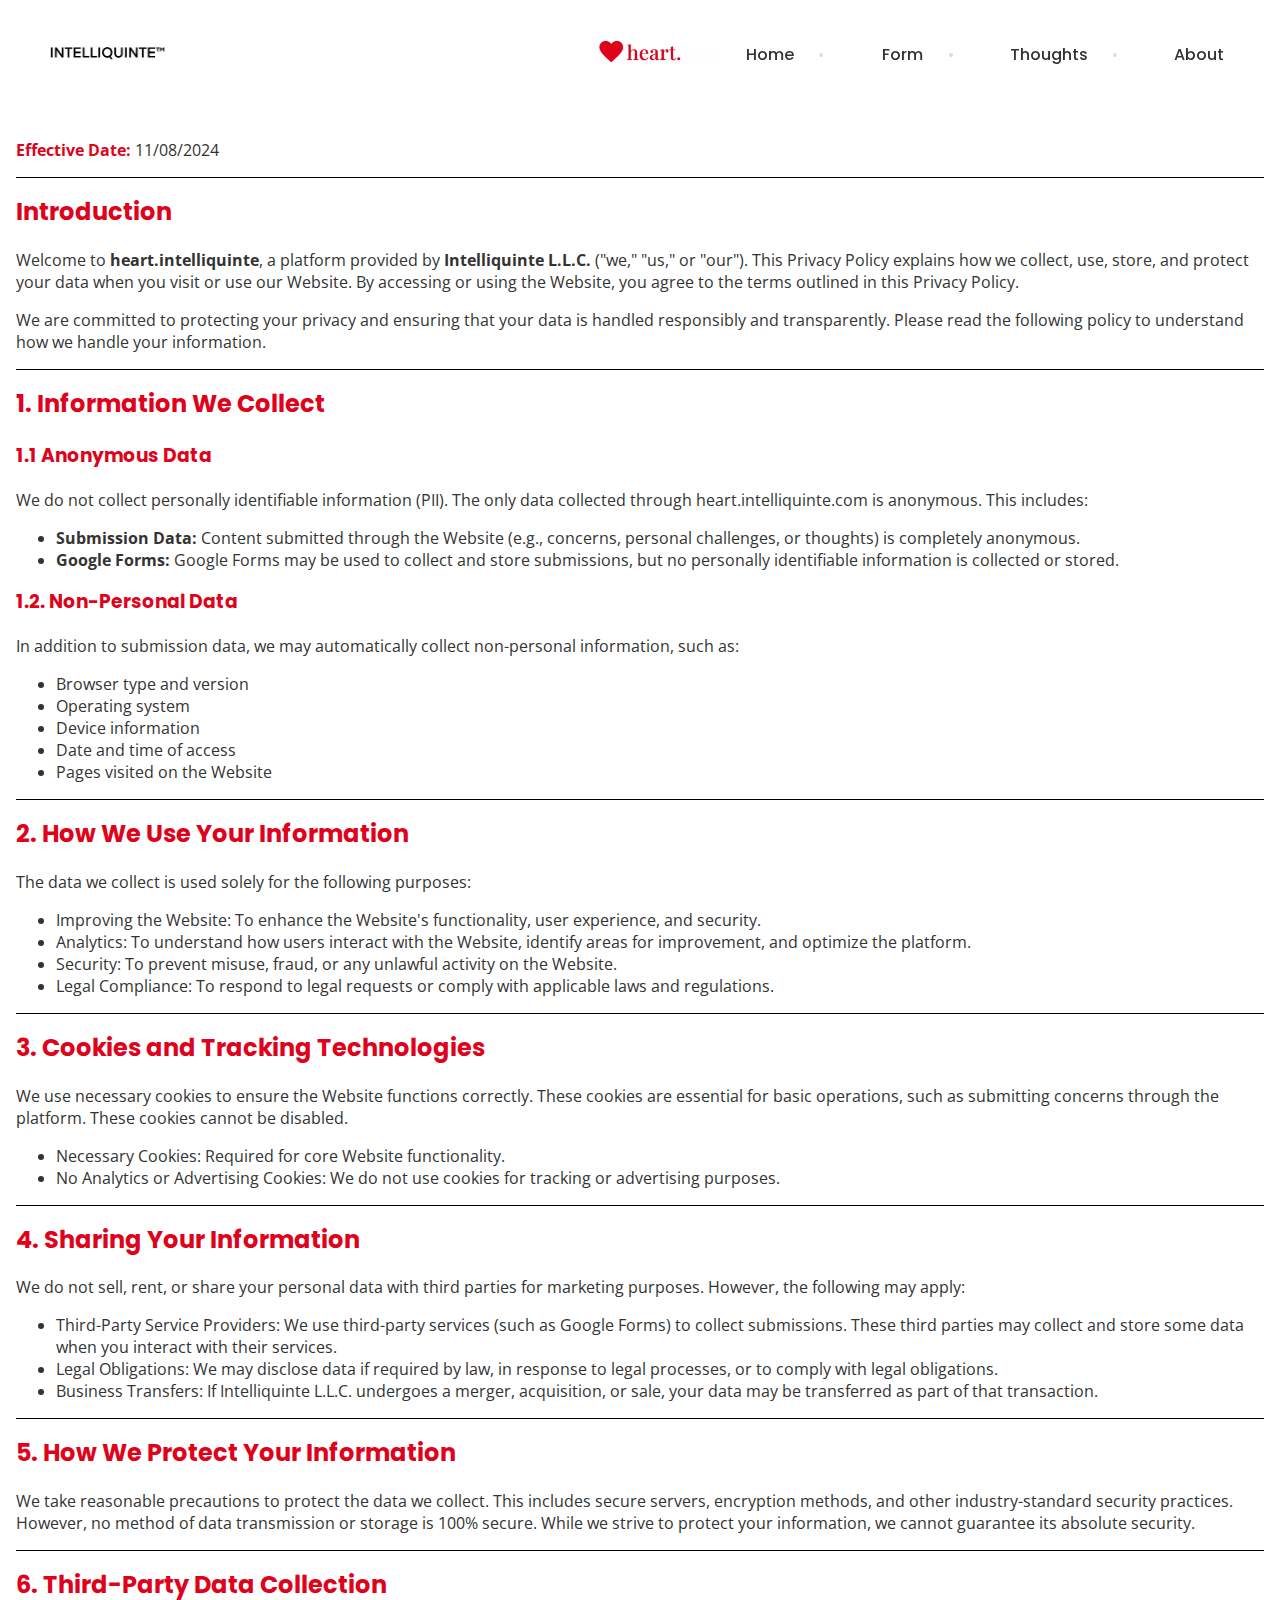
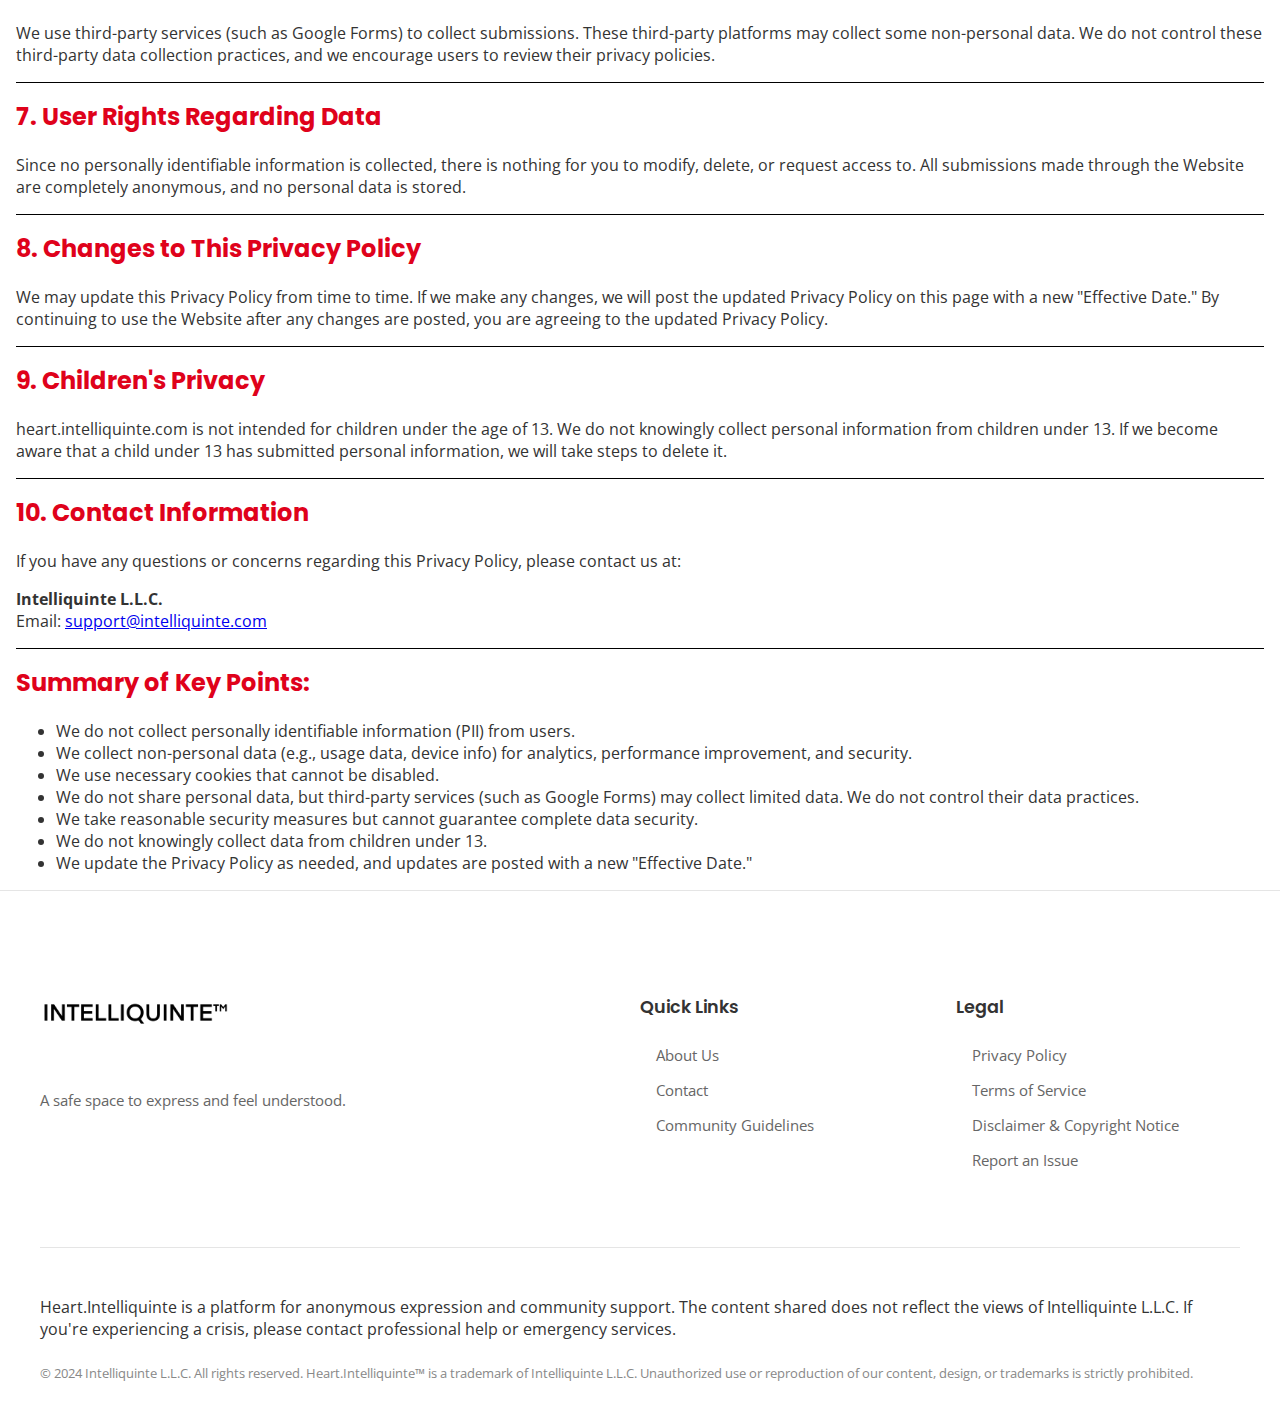
<file: Privacy Policy.html>
<!DOCTYPE html>
<html lang="en">
<head>
    <meta charset="UTF-8">
    <meta name="viewport" content="width=device-width, initial-scale=1.0, maximum-scale=1.0, user-scalable=no">
    <link rel="stylesheet" href="styles.css">
    <link rel="icon" type="image/x-icon" href="H Logo PNG.PNG">
    <title>Heart</title>
    <style>body {background-color: #ffffff;}</style>
</head>
<body>
    <nav class="navbar">
        <div class="nav-container">
            <div class="logo">
                <a href="index.html">
                    <img src="Intelliquinte Logo TM.PNG" alt="Intelliquinte Logo" class="logo-img" loading="lazy">
                </a>
            </div>
            
            <div class="center-image">
                <a href="index.html">
                    <img src="Heart Logo PNG.PNG" alt="Heart Logo" class="center-img" loading="lazy">
                </a>
            </div>

            <div class="nav-menu">
                <ul class="nav-links">
                    <li><a href="index.html">Home</a></li>
                    <li><a href="submit.html">Form</a></li>
                    <li><a href="thoughts.html">Thoughts</a></li>
                    <li><a href="about.html">About</a></li>
                </ul>
            </div>

            <button class="hamburger" aria-label="Menu">
                <span></span>
                <span></span>
                <span></span>
            </button>
        </div>
    </nav>
    <main>
        <h1 style="text-align: center; margin-top: 2rem;">Privacy Policy</h1>
        <br>
        <p style="text-align: left; margin-left: 20rem;"><span style="color: var(--primary-red);"><strong>Effective Date:</strong></span> 11/08/2024</p>
        <hr style="border: 0; border-top: 1px solid black; margin-left: 20rem; margin-right: 20rem;">
        
        <h2 style="text-align: left; margin-left: 20rem; margin-top: 1rem;">Introduction</h2>
        <p style="text-align: left; margin-left: 20rem;margin-right: 20rem;">Welcome to <strong>heart.intelliquinte</strong>, a platform provided by <strong>Intelliquinte L.L.C.</strong> ("we," "us," or "our"). This Privacy Policy explains how we collect, use, store, and protect your data when you visit or use our Website. By accessing or using the Website, you agree to the terms outlined in this Privacy Policy.</p>
        <p style="text-align: left; margin-left: 20rem;margin-right: 20rem;">We are committed to protecting your privacy and ensuring that your data is handled responsibly and transparently. Please read the following policy to understand how we handle your information.</p>
        
        <hr style="border: 0; border-top: 1px solid black; margin-left: 20rem; margin-right: 20rem;">
        
        <h2 style="text-align: left; margin-left: 20rem; margin-top: 1rem;">1. Information We Collect</h2>
        <h3 style="text-align: left; margin-left: 20rem; margin-top: 1rem;">1.1 Anonymous Data</h3>
        <p style="text-align: left; margin-left: 20rem;margin-right: 20rem;">We do not collect personally identifiable information (PII). The only data collected through heart.intelliquinte.com is anonymous. This includes:</p>
        <ul style="text-align: left; margin-left: 20rem;margin-right: 20rem;">
            <li><strong>Submission Data:</strong> Content submitted through the Website (e.g., concerns, personal challenges, or thoughts) is completely anonymous.</li>
            <li><strong>Google Forms:</strong> Google Forms may be used to collect and store submissions, but no personally identifiable information is collected or stored.</li>
        </ul>

        <h3 style="text-align: left; margin-left: 20rem; margin-top: 1rem;">1.2. Non-Personal Data</h3>
        <p style="text-align: left; margin-left: 20rem;margin-right: 20rem;">In addition to submission data, we may automatically collect non-personal information, such as:</p>
        <ul style="text-align: left; margin-left: 20rem;margin-right: 20rem;">
            <li>Browser type and version</li>
            <li>Operating system</li>
            <li>Device information</li>
            <li>Date and time of access</li>
            <li>Pages visited on the Website</li>
        </ul>

        <hr style="border: 0; border-top: 1px solid black; margin-left: 20rem; margin-right: 20rem;">

        <h2 style="text-align: left; margin-left: 20rem; margin-top: 1rem;">2. How We Use Your Information</h2>
        <p style="text-align: left; margin-left: 20rem;margin-right: 20rem;">The data we collect is used solely for the following purposes:</p>
        <ul style="text-align: left; margin-left: 20rem;margin-right: 20rem;">
            <li>Improving the Website: To enhance the Website's functionality, user experience, and security.</li>
            <li>Analytics: To understand how users interact with the Website, identify areas for improvement, and optimize the platform.</li>
            <li>Security: To prevent misuse, fraud, or any unlawful activity on the Website.</li>
            <li>Legal Compliance: To respond to legal requests or comply with applicable laws and regulations.</li>
        </ul>

        <hr style="border: 0; border-top: 1px solid black; margin-left: 20rem; margin-right: 20rem;">

        <h2 style="text-align: left; margin-left: 20rem; margin-top: 1rem;">3. Cookies and Tracking Technologies</h2>
        <p style="text-align: left; margin-left: 20rem;margin-right: 20rem;">We use necessary cookies to ensure the Website functions correctly. These cookies are essential for basic operations, such as submitting concerns through the platform. These cookies cannot be disabled.</p>
        <ul style="text-align: left; margin-left: 20rem;margin-right: 20rem;">
            <li>Necessary Cookies: Required for core Website functionality.</li>
            <li>No Analytics or Advertising Cookies: We do not use cookies for tracking or advertising purposes.</li>
        </ul>

        <hr style="border: 0; border-top: 1px solid black; margin-left: 20rem; margin-right: 20rem;">

        <h2 style="text-align: left; margin-left: 20rem; margin-top: 1rem;">4. Sharing Your Information</h2>
        <p style="text-align: left; margin-left: 20rem;margin-right: 20rem;">We do not sell, rent, or share your personal data with third parties for marketing purposes. However, the following may apply:</p>
        <ul style="text-align: left; margin-left: 20rem;margin-right: 20rem;">
            <li>Third-Party Service Providers: We use third-party services (such as Google Forms) to collect submissions. These third parties may collect and store some data when you interact with their services.</li>
            <li>Legal Obligations: We may disclose data if required by law, in response to legal processes, or to comply with legal obligations.</li>
            <li>Business Transfers: If Intelliquinte L.L.C. undergoes a merger, acquisition, or sale, your data may be transferred as part of that transaction.</li>
        </ul>

        <hr style="border: 0; border-top: 1px solid black; margin-left: 20rem; margin-right: 20rem;">

        <h2 style="text-align: left; margin-left: 20rem; margin-top: 1rem;">5. How We Protect Your Information</h2>
        <p style="text-align: left; margin-left: 20rem;margin-right: 20rem;">We take reasonable precautions to protect the data we collect. This includes secure servers, encryption methods, and other industry-standard security practices. However, no method of data transmission or storage is 100% secure. While we strive to protect your information, we cannot guarantee its absolute security.</p>

        <hr style="border: 0; border-top: 1px solid black; margin-left: 20rem; margin-right: 20rem;">

        <h2 style="text-align: left; margin-left: 20rem; margin-top: 1rem;">6. Third-Party Data Collection</h2>
        <p style="text-align: left; margin-left: 20rem;margin-right: 20rem;">We use third-party services (such as Google Forms) to collect submissions. These third-party platforms may collect some non-personal data. We do not control these third-party data collection practices, and we encourage users to review their privacy policies.</p>

        <hr style="border: 0; border-top: 1px solid black; margin-left: 20rem; margin-right: 20rem;">

        <h2 style="text-align: left; margin-left: 20rem; margin-top: 1rem;">7. User Rights Regarding Data</h2>
        <p style="text-align: left; margin-left: 20rem;margin-right: 20rem;">Since no personally identifiable information is collected, there is nothing for you to modify, delete, or request access to. All submissions made through the Website are completely anonymous, and no personal data is stored.</p>

        <hr style="border: 0; border-top: 1px solid black; margin-left: 20rem; margin-right: 20rem;">

        <h2 style="text-align: left; margin-left: 20rem; margin-top: 1rem;">8. Changes to This Privacy Policy</h2>
        <p style="text-align: left; margin-left: 20rem;margin-right: 20rem;">We may update this Privacy Policy from time to time. If we make any changes, we will post the updated Privacy Policy on this page with a new "Effective Date." By continuing to use the Website after any changes are posted, you are agreeing to the updated Privacy Policy.</p>

        <hr style="border: 0; border-top: 1px solid black; margin-left: 20rem; margin-right: 20rem;">

        <h2 style="text-align: left; margin-left: 20rem; margin-top: 1rem;">9. Children's Privacy</h2>
        <p style="text-align: left; margin-left: 20rem;margin-right: 20rem;">heart.intelliquinte.com is not intended for children under the age of 13. We do not knowingly collect personal information from children under 13. If we become aware that a child under 13 has submitted personal information, we will take steps to delete it.</p>

        <hr style="border: 0; border-top: 1px solid black; margin-left: 20rem; margin-right: 20rem;">

        <h2 style="text-align: left; margin-left: 20rem; margin-top: 1rem;">10. Contact Information</h2>
        <p style="text-align: left; margin-left: 20rem;margin-right: 20rem;">If you have any questions or concerns regarding this Privacy Policy, please contact us at:</p>
        <p style="text-align: left; margin-left: 20rem;margin-right: 20rem;">
            <strong>Intelliquinte L.L.C.</strong><br>
            Email: <a href="mailto:support@intelliquinte.com">support@intelliquinte.com</a>
        </p>

        <hr style="border: 0; border-top: 1px solid black; margin-left: 20rem; margin-right: 20rem;">

        <h2 style="text-align: left; margin-left: 20rem; margin-top: 1rem;">Summary of Key Points:</h2>
        <ul style="text-align: left; margin-left: 20rem;margin-right: 20rem;">
            <li>We do not collect personally identifiable information (PII) from users.</li>
            <li>We collect non-personal data (e.g., usage data, device info) for analytics, performance improvement, and security.</li>
            <li>We use necessary cookies that cannot be disabled.</li>
            <li>We do not share personal data, but third-party services (such as Google Forms) may collect limited data. We do not control their data practices.</li>
            <li>We take reasonable security measures but cannot guarantee complete data security.</li>
            <li>We do not knowingly collect data from children under 13.</li>
            <li>We update the Privacy Policy as needed, and updates are posted with a new "Effective Date."</li>
        </ul>
    </main>
    <footer class="footer">
        <div class="footer-content">
            <div class="footer-grid">
                <div class="footer-section">
                    <img src="Intelliquinte Logo TM.PNG" alt="Intelliquinte Logo" class="footer-logo">
                    <p class="footer-description">A safe space to express and feel understood.</p>
                </div>
                
                <div class="footer-section">
                    <h4>Quick Links</h4>
                    <ul>
                        <li><a href="about.html">About Us</a></li>
                        <li><a href="mailto:heart@intelliquinte.com">Contact</a></li>
                        <li><a href="Community Guidelines.html">Community Guidelines</a></li>
                    </ul>
                </div>
                
                <div class="footer-section">
                    <h4>Legal</h4>
                    <ul>
                        <li><a href="Privacy Policy.html">Privacy Policy</a></li>
                        <li><a href="Terms Of Service.html">Terms of Service</a></li>
                        <li><a href="Disclaimer.html">Disclaimer & Copyright Notice</a></li>
                        <li><a href="mailto:support@intelliquinte.com">Report an Issue</a></li>
                    </ul>
                </div>
            </div>
            
            <div class="footer-legal">
                <p class="disclaimer-text">
                    Heart.Intelliquinte is a platform for anonymous expression and community support. 
                    The content shared does not reflect the views of Intelliquinte L.L.C. 
                    If you're experiencing a crisis, please contact professional help or emergency services.
                </p>
                
                <p class="copyright-notice">
                    © 2024 Intelliquinte L.L.C. All rights reserved. Heart.Intelliquinte™ is a trademark of Intelliquinte L.L.C.
                    Unauthorized use or reproduction of our content, design, or trademarks is strictly prohibited.
                </p>
            </div>
        </div>
    </footer>
    <script>
    document.addEventListener('DOMContentLoaded', function() {
        const hamburger = document.querySelector('.hamburger');
        const navMenu = document.querySelector('.nav-menu');
        
        if (hamburger && navMenu) {
            let isMenuOpen = false; // Track menu state

            hamburger.addEventListener('click', function(e) {
                e.preventDefault();
                e.stopPropagation();
                
                // Toggle menu state
                isMenuOpen = !isMenuOpen;
                
                // Apply classes based on state
                if (isMenuOpen) {
                    this.classList.add('active');
                    navMenu.classList.add('active');
                } else {
                    this.classList.remove('active');
                    navMenu.classList.remove('active');
                }
                
                // Debug information
                console.log('Hamburger clicked');
                console.log('Menu is now:', isMenuOpen ? 'open' : 'closed');
                console.log('Hamburger active:', this.classList.contains('active'));
                console.log('Nav menu active:', navMenu.classList.contains('active'));
                console.log('Nav menu display:', window.getComputedStyle(navMenu).display);
            });

            // Close menu when clicking outside
            document.addEventListener('click', function(e) {
                if (!navMenu.contains(e.target) && !hamburger.contains(e.target)) {
                    isMenuOpen = false;
                    hamburger.classList.remove('active');
                    navMenu.classList.remove('active');
                }
            });

            // Close menu when clicking a link
            navMenu.querySelectorAll('a').forEach(link => {
                link.addEventListener('click', () => {
                    isMenuOpen = false;
                    hamburger.classList.remove('active');
                    navMenu.classList.remove('active');
                });
            });
        } else {
            console.error('Hamburger or nav menu not found:', {
                hamburger: hamburger,
                navMenu: navMenu
            });
        }
    });
    </script>
</body>
</html>
</file>
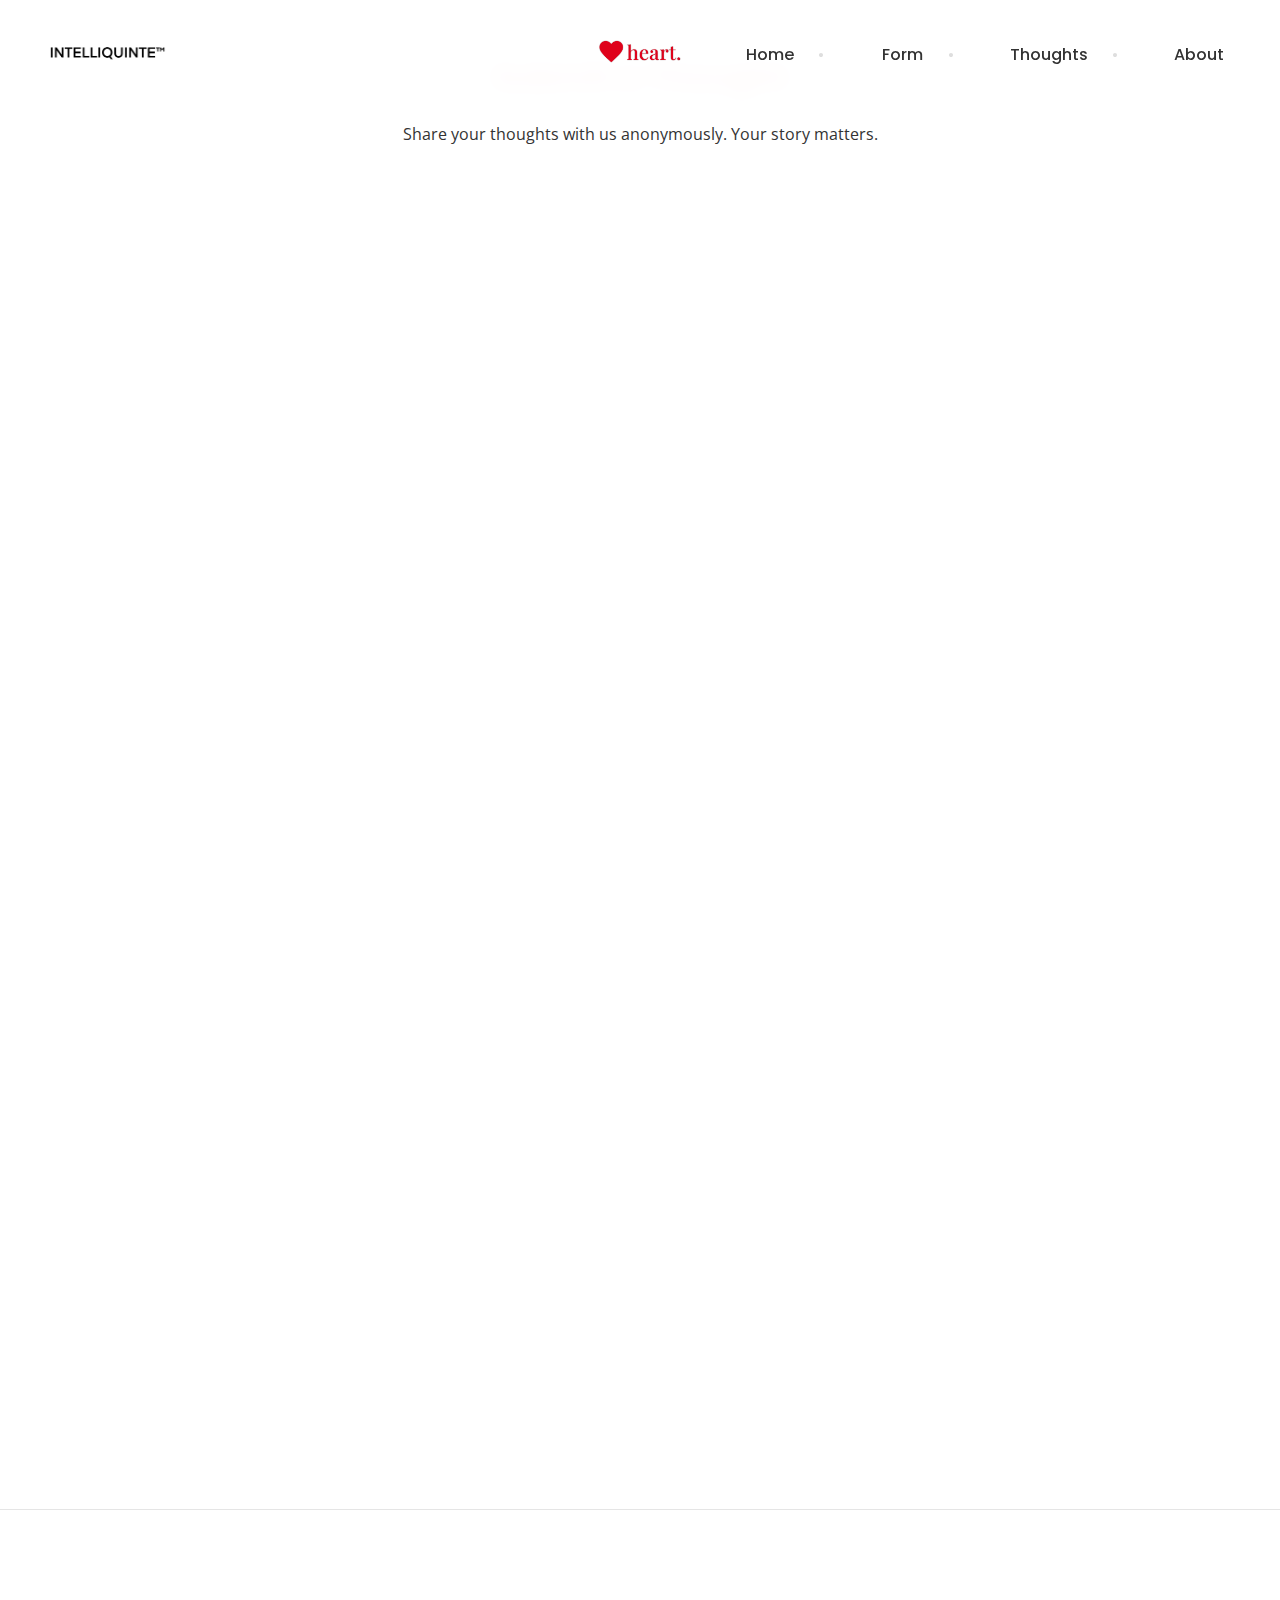
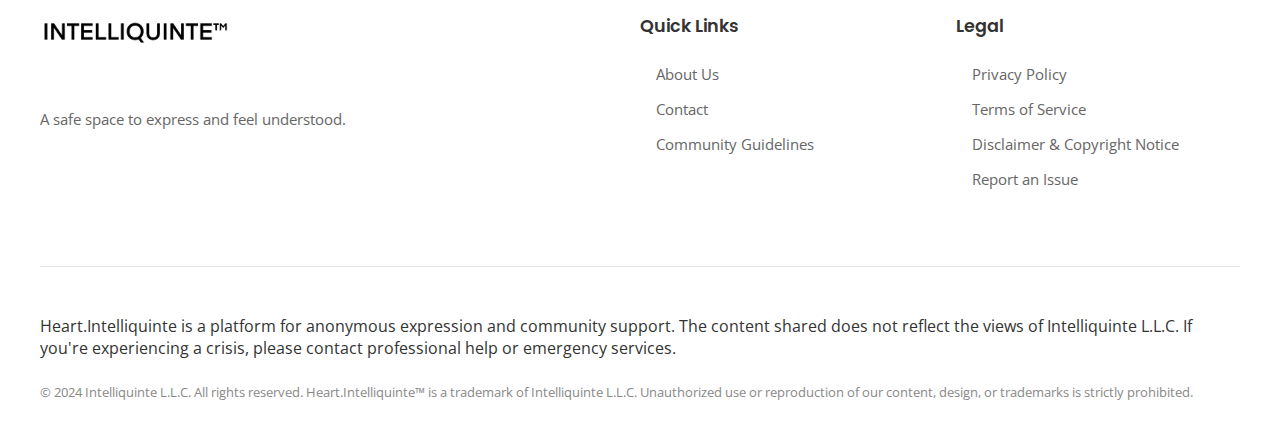
<file: submit.html>
<!DOCTYPE html>
<html lang="en">
<head>
    <meta charset="UTF-8">
    <meta name="viewport" content="width=device-width, initial-scale=1.0, maximum-scale=1.0, user-scalable=no">
    <link rel="stylesheet" href="styles.css">
    <link rel="icon" type="image/x-icon" href="H Logo PNG.PNG">
    <title>Submit - Heart</title>
    <style>
        body {background-color: #ffffff;}
        .form-container {
            max-width: 800px;
            margin: 0 auto;
            padding: 2rem;
        }
        .form-intro {
            text-align: center;
            margin-bottom: 2rem;
        }
        .google-form {
            width: 100%;
            min-height: 1300px;
            border: none;
            margin: 0 auto;
            display: block;
        }
        @media (max-width: 768px) {
            .form-container {
                padding: 1rem;
            }
            .google-form {
                min-height: 1400px;
            }
        }
    </style>
</head>
<body>
    <nav class="navbar">
        <div class="nav-container">
            <div class="logo">
                <a href="index.html">
                    <img src="Intelliquinte Logo TM.PNG" alt="Intelliquinte Logo" class="logo-img" loading="lazy">
                </a>
            </div>
            
            <div class="center-image">
                <a href="index.html">
                    <img src="Heart Logo PNG.PNG" alt="Heart Logo" class="center-img" loading="lazy">
                </a>
            </div>

            <div class="nav-menu">
                <ul class="nav-links">
                    <li><a href="index.html">Home</a></li>
                    <li><a href="submit.html">Form</a></li>
                    <li><a href="thoughts.html">Thoughts</a></li>
                    <li><a href="about.html">About</a></li>
                </ul>
            </div>

            <button class="hamburger" aria-label="Menu">
                <span></span>
                <span></span>
                <span></span>
            </button>
        </div>
    </nav>

    <main>
        <div class="form-container">
            <div class="form-intro">
                <h1>Submit a Thought</h1>
                <p>Share your thoughts with us anonymously. Your story matters.</p>
            </div>
            
            <iframe class="google-form"
                src="https://docs.google.com/forms/d/e/1FAIpQLSdvBPBVD1VSfplIiExzfUFdGOUkDmEoRXbPBVYhT-8m1SNs8w/viewform?embedded=true"
                frameborder="0" marginheight="0" marginwidth="0">
                Loading…
            </iframe>
        </div>
    </main>

    <!-- Copy footer from your existing page -->
  <footer class="footer">
        <div class="footer-content">
            <div class="footer-grid">
                <div class="footer-section">
                    <img src="Intelliquinte Logo TM.PNG" alt="Intelliquinte Logo" class="footer-logo">
                    <p class="footer-description">A safe space to express and feel understood.</p>
                </div>
                
                <div class="footer-section">
                    <h4>Quick Links</h4>
                    <ul>
                        <li><a href="about.html">About Us</a></li>
                        <li><a href="mailto:heart@intelliquinte.com">Contact</a></li>
                        <li><a href="Community Guidelines.html">Community Guidelines</a></li>
                    </ul>
                </div>
                
                <div class="footer-section">
                    <h4>Legal</h4>
                    <ul>
                        <li><a href="Privacy Policy.html">Privacy Policy</a></li>
                        <li><a href="Terms Of Service.html">Terms of Service</a></li>
                        <li><a href="Disclaimer.html">Disclaimer & Copyright Notice</a></li>
                        <li><a href="mailto:support@intelliquinte.com">Report an Issue</a></li>
                    </ul>
                </div>
            </div>
            
            <div class="footer-legal">
                <p class="disclaimer-text">
                    Heart.Intelliquinte is a platform for anonymous expression and community support. 
                    The content shared does not reflect the views of Intelliquinte L.L.C. 
                    If you're experiencing a crisis, please contact professional help or emergency services.
                </p>
                
                <p class="copyright-notice">
                    © 2024 Intelliquinte L.L.C. All rights reserved. Heart.Intelliquinte™ is a trademark of Intelliquinte L.L.C.
                    Unauthorized use or reproduction of our content, design, or trademarks is strictly prohibited.
                </p>
            </div>
        </div>
    </footer>

    <script>
    document.addEventListener('DOMContentLoaded', function() {
        const hamburger = document.querySelector('.hamburger');
        const navMenu = document.querySelector('.nav-menu');
        
        if (hamburger && navMenu) {
            let isMenuOpen = false; // Track menu state

            hamburger.addEventListener('click', function(e) {
                e.preventDefault();
                e.stopPropagation();
                
                // Toggle menu state
                isMenuOpen = !isMenuOpen;
                
                // Apply classes based on state
                if (isMenuOpen) {
                    this.classList.add('active');
                    navMenu.classList.add('active');
                } else {
                    this.classList.remove('active');
                    navMenu.classList.remove('active');
                }
                
                // Debug information
                console.log('Hamburger clicked');
                console.log('Menu is now:', isMenuOpen ? 'open' : 'closed');
                console.log('Hamburger active:', this.classList.contains('active'));
                console.log('Nav menu active:', navMenu.classList.contains('active'));
                console.log('Nav menu display:', window.getComputedStyle(navMenu).display);
            });

            // Close menu when clicking outside
            document.addEventListener('click', function(e) {
                if (!navMenu.contains(e.target) && !hamburger.contains(e.target)) {
                    isMenuOpen = false;
                    hamburger.classList.remove('active');
                    navMenu.classList.remove('active');
                }
            });

            // Close menu when clicking a link
            navMenu.querySelectorAll('a').forEach(link => {
                link.addEventListener('click', () => {
                    isMenuOpen = false;
                    hamburger.classList.remove('active');
                    navMenu.classList.remove('active');
                });
            });
        } else {
            console.error('Hamburger or nav menu not found:', {
                hamburger: hamburger,
                navMenu: navMenu
            });
        }
    });
    </script>
</body>
</html>
</file>
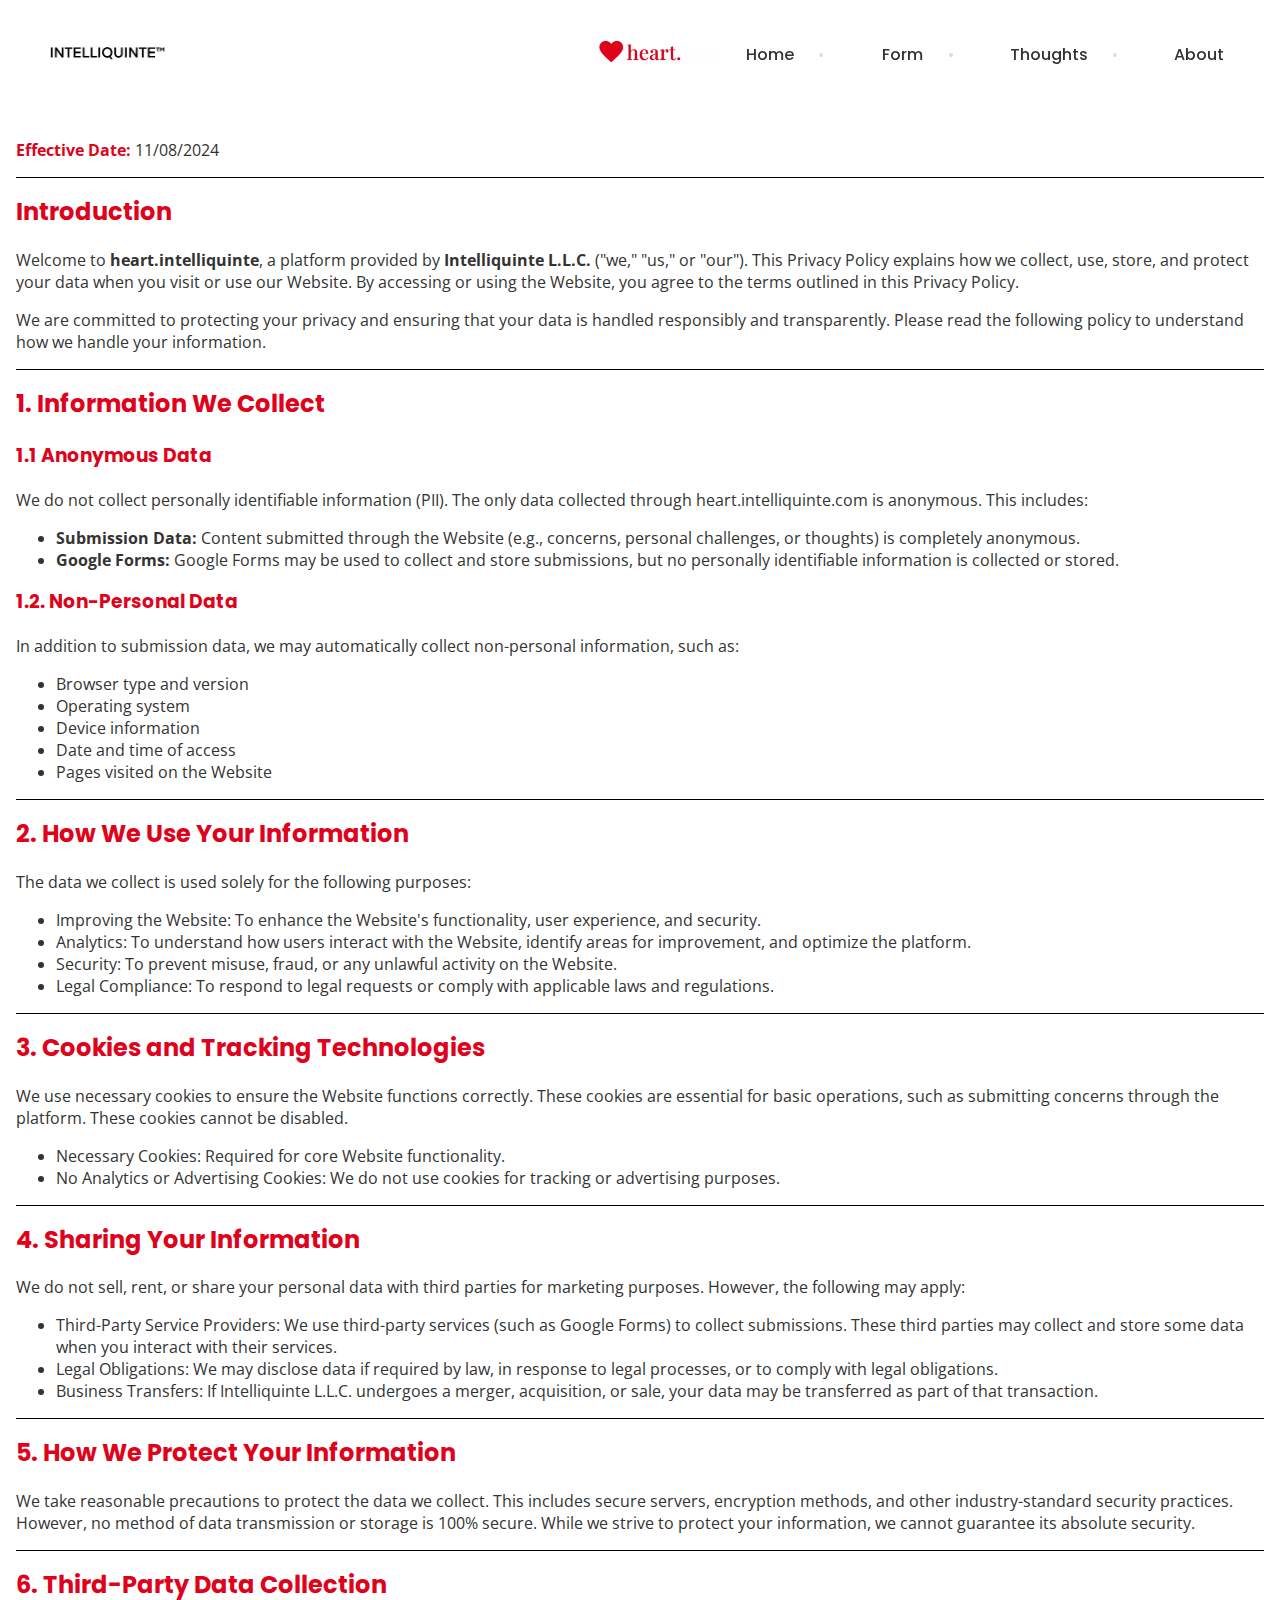
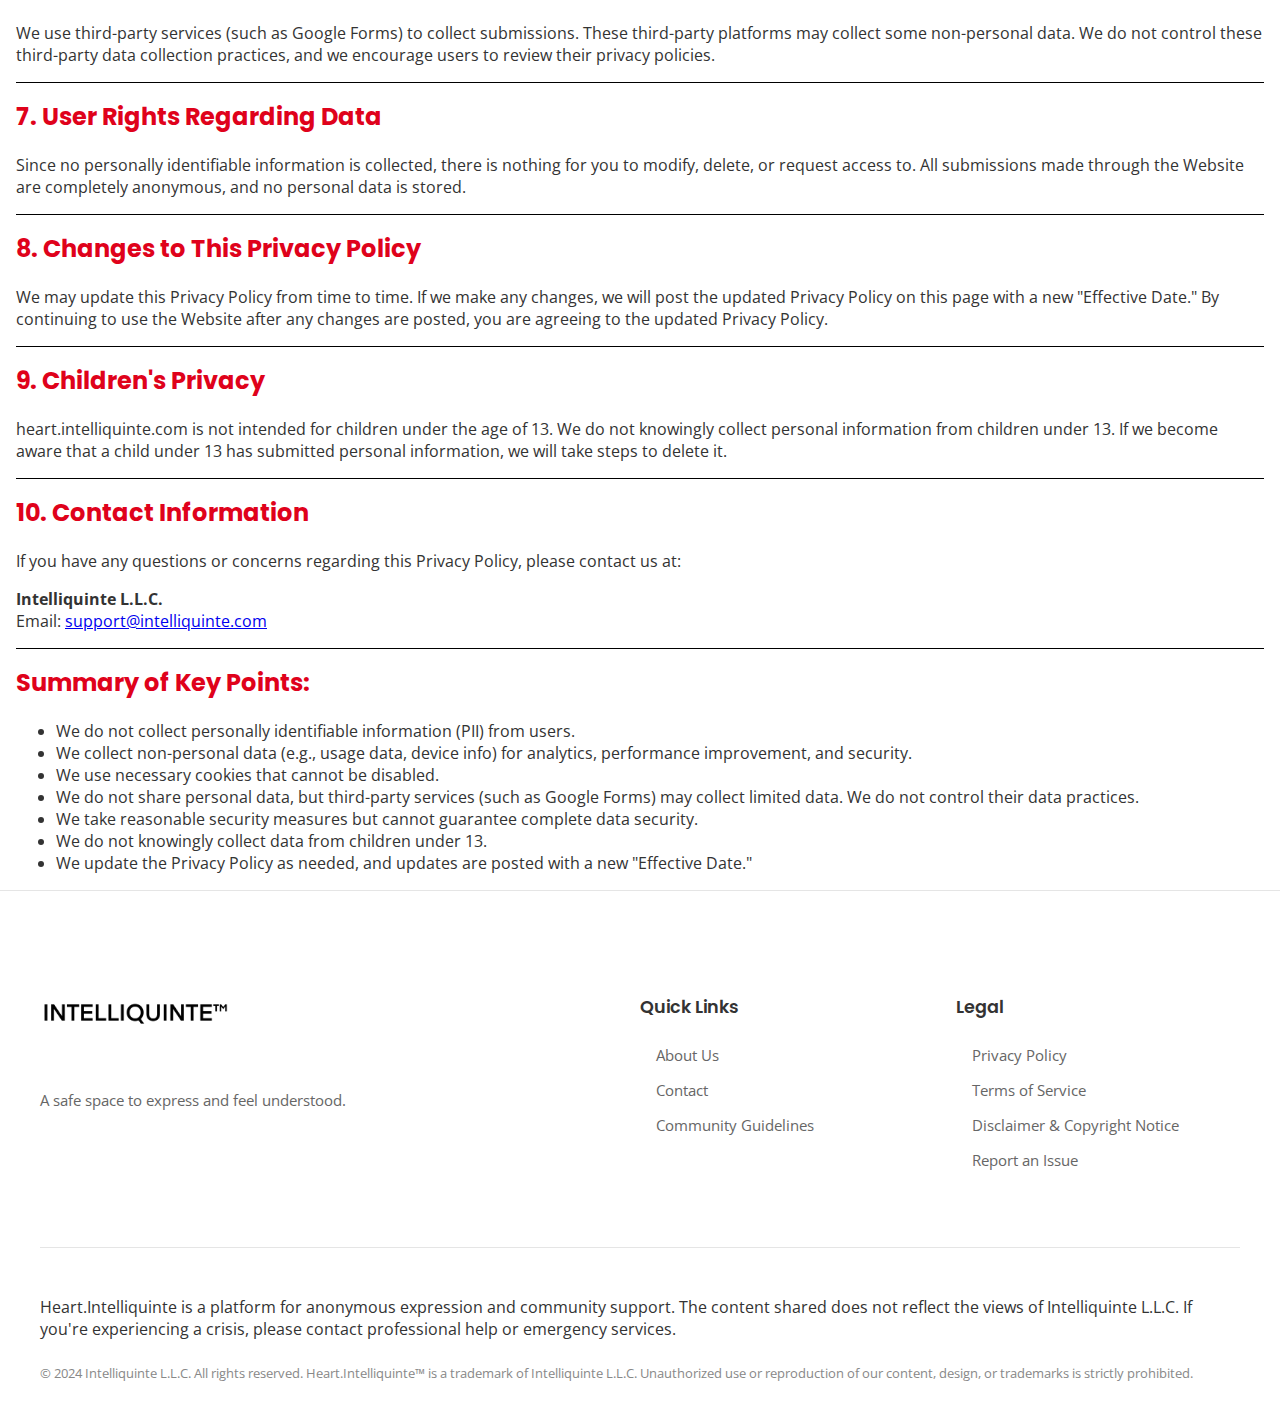
<file: template.html>
<!DOCTYPE html>
<html lang="en">
<head>
    <meta charset="UTF-8">
    <meta name="viewport" content="width=device-width, initial-scale=1.0, maximum-scale=1.0, user-scalable=no">
    <link rel="stylesheet" href="styles.css">
    <link rel="icon" type="image/x-icon" href="H Logo PNG.PNG">
    <title>Heart</title>
    <style>body {background-color: #ffffff;}</style>
</head>
<body>
    <nav class="navbar">
        <div class="nav-container">
            <div class="logo">
                <a href="index.html">
                    <img src="Intelliquinte Logo TM.PNG" alt="Intelliquinte Logo" class="logo-img" loading="lazy">
                </a>
            </div>
            
            <div class="center-image">
                <a href="index.html">
                    <img src="Heart Logo PNG.PNG" alt="Heart Logo" class="center-img" loading="lazy">
                </a>
            </div>

            <div class="nav-menu">
                <ul class="nav-links">
                    <li><a href="index.html">Home</a></li>
                    <li><a href="submit.html">Form</a></li>
                    <li><a href="thoughts.html">Thoughts</a></li>
                    <li><a href="about.html">About</a></li>
                </ul>
            </div>

            <button class="hamburger" aria-label="Menu">
                <span></span>
                <span></span>
                <span></span>
            </button>
        </div>
    </nav>
    <main>
        <h1 style="text-align: center; margin-top: 2rem;">Privacy Policy</h1>
        <br>
        <p style="text-align: left; margin-left: 20rem;"><span style="color: var(--primary-red);"><strong>Effective Date:</strong></span> 11/08/2024</p>
        <hr style="border: 0; border-top: 1px solid black; margin-left: 20rem; margin-right: 20rem;">
        
        <h2 style="text-align: left; margin-left: 20rem; margin-top: 1rem;">Introduction</h2>
        <p style="text-align: left; margin-left: 20rem;margin-right: 20rem;">Welcome to <strong>heart.intelliquinte</strong>, a platform provided by <strong>Intelliquinte L.L.C.</strong> ("we," "us," or "our"). This Privacy Policy explains how we collect, use, store, and protect your data when you visit or use our Website. By accessing or using the Website, you agree to the terms outlined in this Privacy Policy.</p>
        <p style="text-align: left; margin-left: 20rem;margin-right: 20rem;">We are committed to protecting your privacy and ensuring that your data is handled responsibly and transparently. Please read the following policy to understand how we handle your information.</p>
        
        <hr style="border: 0; border-top: 1px solid black; margin-left: 20rem; margin-right: 20rem;">
        
        <h2 style="text-align: left; margin-left: 20rem; margin-top: 1rem;">1. Information We Collect</h2>
        <h3 style="text-align: left; margin-left: 20rem; margin-top: 1rem;">1.1 Anonymous Data</h3>
        <p style="text-align: left; margin-left: 20rem;margin-right: 20rem;">We do not collect personally identifiable information (PII). The only data collected through heart.intelliquinte.com is anonymous. This includes:</p>
        <ul style="text-align: left; margin-left: 20rem;margin-right: 20rem;">
            <li><strong>Submission Data:</strong> Content submitted through the Website (e.g., concerns, personal challenges, or thoughts) is completely anonymous.</li>
            <li><strong>Google Forms:</strong> Google Forms may be used to collect and store submissions, but no personally identifiable information is collected or stored.</li>
        </ul>

        <h3 style="text-align: left; margin-left: 20rem; margin-top: 1rem;">1.2. Non-Personal Data</h3>
        <p style="text-align: left; margin-left: 20rem;margin-right: 20rem;">In addition to submission data, we may automatically collect non-personal information, such as:</p>
        <ul style="text-align: left; margin-left: 20rem;margin-right: 20rem;">
            <li>Browser type and version</li>
            <li>Operating system</li>
            <li>Device information</li>
            <li>Date and time of access</li>
            <li>Pages visited on the Website</li>
        </ul>

        <hr style="border: 0; border-top: 1px solid black; margin-left: 20rem; margin-right: 20rem;">

        <h2 style="text-align: left; margin-left: 20rem; margin-top: 1rem;">2. How We Use Your Information</h2>
        <p style="text-align: left; margin-left: 20rem;margin-right: 20rem;">The data we collect is used solely for the following purposes:</p>
        <ul style="text-align: left; margin-left: 20rem;margin-right: 20rem;">
            <li>Improving the Website: To enhance the Website's functionality, user experience, and security.</li>
            <li>Analytics: To understand how users interact with the Website, identify areas for improvement, and optimize the platform.</li>
            <li>Security: To prevent misuse, fraud, or any unlawful activity on the Website.</li>
            <li>Legal Compliance: To respond to legal requests or comply with applicable laws and regulations.</li>
        </ul>

        <hr style="border: 0; border-top: 1px solid black; margin-left: 20rem; margin-right: 20rem;">

        <h2 style="text-align: left; margin-left: 20rem; margin-top: 1rem;">3. Cookies and Tracking Technologies</h2>
        <p style="text-align: left; margin-left: 20rem;margin-right: 20rem;">We use necessary cookies to ensure the Website functions correctly. These cookies are essential for basic operations, such as submitting concerns through the platform. These cookies cannot be disabled.</p>
        <ul style="text-align: left; margin-left: 20rem;margin-right: 20rem;">
            <li>Necessary Cookies: Required for core Website functionality.</li>
            <li>No Analytics or Advertising Cookies: We do not use cookies for tracking or advertising purposes.</li>
        </ul>

        <hr style="border: 0; border-top: 1px solid black; margin-left: 20rem; margin-right: 20rem;">

        <h2 style="text-align: left; margin-left: 20rem; margin-top: 1rem;">4. Sharing Your Information</h2>
        <p style="text-align: left; margin-left: 20rem;margin-right: 20rem;">We do not sell, rent, or share your personal data with third parties for marketing purposes. However, the following may apply:</p>
        <ul style="text-align: left; margin-left: 20rem;margin-right: 20rem;">
            <li>Third-Party Service Providers: We use third-party services (such as Google Forms) to collect submissions. These third parties may collect and store some data when you interact with their services.</li>
            <li>Legal Obligations: We may disclose data if required by law, in response to legal processes, or to comply with legal obligations.</li>
            <li>Business Transfers: If Intelliquinte L.L.C. undergoes a merger, acquisition, or sale, your data may be transferred as part of that transaction.</li>
        </ul>

        <hr style="border: 0; border-top: 1px solid black; margin-left: 20rem; margin-right: 20rem;">

        <h2 style="text-align: left; margin-left: 20rem; margin-top: 1rem;">5. How We Protect Your Information</h2>
        <p style="text-align: left; margin-left: 20rem;margin-right: 20rem;">We take reasonable precautions to protect the data we collect. This includes secure servers, encryption methods, and other industry-standard security practices. However, no method of data transmission or storage is 100% secure. While we strive to protect your information, we cannot guarantee its absolute security.</p>

        <hr style="border: 0; border-top: 1px solid black; margin-left: 20rem; margin-right: 20rem;">

        <h2 style="text-align: left; margin-left: 20rem; margin-top: 1rem;">6. Third-Party Data Collection</h2>
        <p style="text-align: left; margin-left: 20rem;margin-right: 20rem;">We use third-party services (such as Google Forms) to collect submissions. These third-party platforms may collect some non-personal data. We do not control these third-party data collection practices, and we encourage users to review their privacy policies.</p>

        <hr style="border: 0; border-top: 1px solid black; margin-left: 20rem; margin-right: 20rem;">

        <h2 style="text-align: left; margin-left: 20rem; margin-top: 1rem;">7. User Rights Regarding Data</h2>
        <p style="text-align: left; margin-left: 20rem;margin-right: 20rem;">Since no personally identifiable information is collected, there is nothing for you to modify, delete, or request access to. All submissions made through the Website are completely anonymous, and no personal data is stored.</p>

        <hr style="border: 0; border-top: 1px solid black; margin-left: 20rem; margin-right: 20rem;">

        <h2 style="text-align: left; margin-left: 20rem; margin-top: 1rem;">8. Changes to This Privacy Policy</h2>
        <p style="text-align: left; margin-left: 20rem;margin-right: 20rem;">We may update this Privacy Policy from time to time. If we make any changes, we will post the updated Privacy Policy on this page with a new "Effective Date." By continuing to use the Website after any changes are posted, you are agreeing to the updated Privacy Policy.</p>

        <hr style="border: 0; border-top: 1px solid black; margin-left: 20rem; margin-right: 20rem;">

        <h2 style="text-align: left; margin-left: 20rem; margin-top: 1rem;">9. Children's Privacy</h2>
        <p style="text-align: left; margin-left: 20rem;margin-right: 20rem;">heart.intelliquinte.com is not intended for children under the age of 13. We do not knowingly collect personal information from children under 13. If we become aware that a child under 13 has submitted personal information, we will take steps to delete it.</p>

        <hr style="border: 0; border-top: 1px solid black; margin-left: 20rem; margin-right: 20rem;">

        <h2 style="text-align: left; margin-left: 20rem; margin-top: 1rem;">10. Contact Information</h2>
        <p style="text-align: left; margin-left: 20rem;margin-right: 20rem;">If you have any questions or concerns regarding this Privacy Policy, please contact us at:</p>
        <p style="text-align: left; margin-left: 20rem;margin-right: 20rem;">
            <strong>Intelliquinte L.L.C.</strong><br>
            Email: <a href="mailto:support@intelliquinte.com">support@intelliquinte.com</a>
        </p>

        <hr style="border: 0; border-top: 1px solid black; margin-left: 20rem; margin-right: 20rem;">

        <h2 style="text-align: left; margin-left: 20rem; margin-top: 1rem;">Summary of Key Points:</h2>
        <ul style="text-align: left; margin-left: 20rem;margin-right: 20rem;">
            <li>We do not collect personally identifiable information (PII) from users.</li>
            <li>We collect non-personal data (e.g., usage data, device info) for analytics, performance improvement, and security.</li>
            <li>We use necessary cookies that cannot be disabled.</li>
            <li>We do not share personal data, but third-party services (such as Google Forms) may collect limited data. We do not control their data practices.</li>
            <li>We take reasonable security measures but cannot guarantee complete data security.</li>
            <li>We do not knowingly collect data from children under 13.</li>
            <li>We update the Privacy Policy as needed, and updates are posted with a new "Effective Date."</li>
        </ul>
    </main>
    <footer class="footer">
        <div class="footer-content">
            <div class="footer-grid">
                <div class="footer-section">
                    <img src="Intelliquinte Logo TM.PNG" alt="Intelliquinte Logo" class="footer-logo">
                    <p class="footer-description">A safe space to express and feel understood.</p>
                </div>
                
                <div class="footer-section">
                    <h4>Quick Links</h4>
                    <ul>
                        <li><a href="about.html">About Us</a></li>
                        <li><a href="mailto:heart@intelliquinte.com">Contact</a></li>
                        <li><a href="Community Guidelines.html">Community Guidelines</a></li>
                    </ul>
                </div>
                
                <div class="footer-section">
                    <h4>Legal</h4>
                    <ul>
                        <li><a href="Privacy Policy.html">Privacy Policy</a></li>
                        <li><a href="terms-of-service.html">Terms of Service</a></li>
                        <li><a href="Disclaimer.html">Disclaimer & Copyright Notice</a></li>
                        <li><a href="mailto:support@intelliquinte.com">Report an Issue</a></li>
                    </ul>
                </div>
            </div>
            
            <div class="footer-legal">
                <p class="disclaimer-text">
                    Heart.Intelliquinte is a platform for anonymous expression and community support. 
                    The content shared does not reflect the views of Intelliquinte L.L.C. 
                    If you're experiencing a crisis, please contact professional help or emergency services.
                </p>
                
                <p class="copyright-notice">
                    © 2024 Intelliquinte L.L.C. All rights reserved. Heart.Intelliquinte™ is a trademark of Intelliquinte L.L.C.
                    Unauthorized use or reproduction of our content, design, or trademarks is strictly prohibited.
                </p>
            </div>
        </div>
    </footer>
    <script>
    document.addEventListener('DOMContentLoaded', function() {
        const hamburger = document.querySelector('.hamburger');
        const navMenu = document.querySelector('.nav-menu');
        
        if (hamburger && navMenu) {
            let isMenuOpen = false; // Track menu state

            hamburger.addEventListener('click', function(e) {
                e.preventDefault();
                e.stopPropagation();
                
                // Toggle menu state
                isMenuOpen = !isMenuOpen;
                
                // Apply classes based on state
                if (isMenuOpen) {
                    this.classList.add('active');
                    navMenu.classList.add('active');
                } else {
                    this.classList.remove('active');
                    navMenu.classList.remove('active');
                }
                
                // Debug information
                console.log('Hamburger clicked');
                console.log('Menu is now:', isMenuOpen ? 'open' : 'closed');
                console.log('Hamburger active:', this.classList.contains('active'));
                console.log('Nav menu active:', navMenu.classList.contains('active'));
                console.log('Nav menu display:', window.getComputedStyle(navMenu).display);
            });

            // Close menu when clicking outside
            document.addEventListener('click', function(e) {
                if (!navMenu.contains(e.target) && !hamburger.contains(e.target)) {
                    isMenuOpen = false;
                    hamburger.classList.remove('active');
                    navMenu.classList.remove('active');
                }
            });

            // Close menu when clicking a link
            navMenu.querySelectorAll('a').forEach(link => {
                link.addEventListener('click', () => {
                    isMenuOpen = false;
                    hamburger.classList.remove('active');
                    navMenu.classList.remove('active');
                });
            });
        } else {
            console.error('Hamburger or nav menu not found:', {
                hamburger: hamburger,
                navMenu: navMenu
            });
        }
    });
    </script>
</body>
</html>
</file>
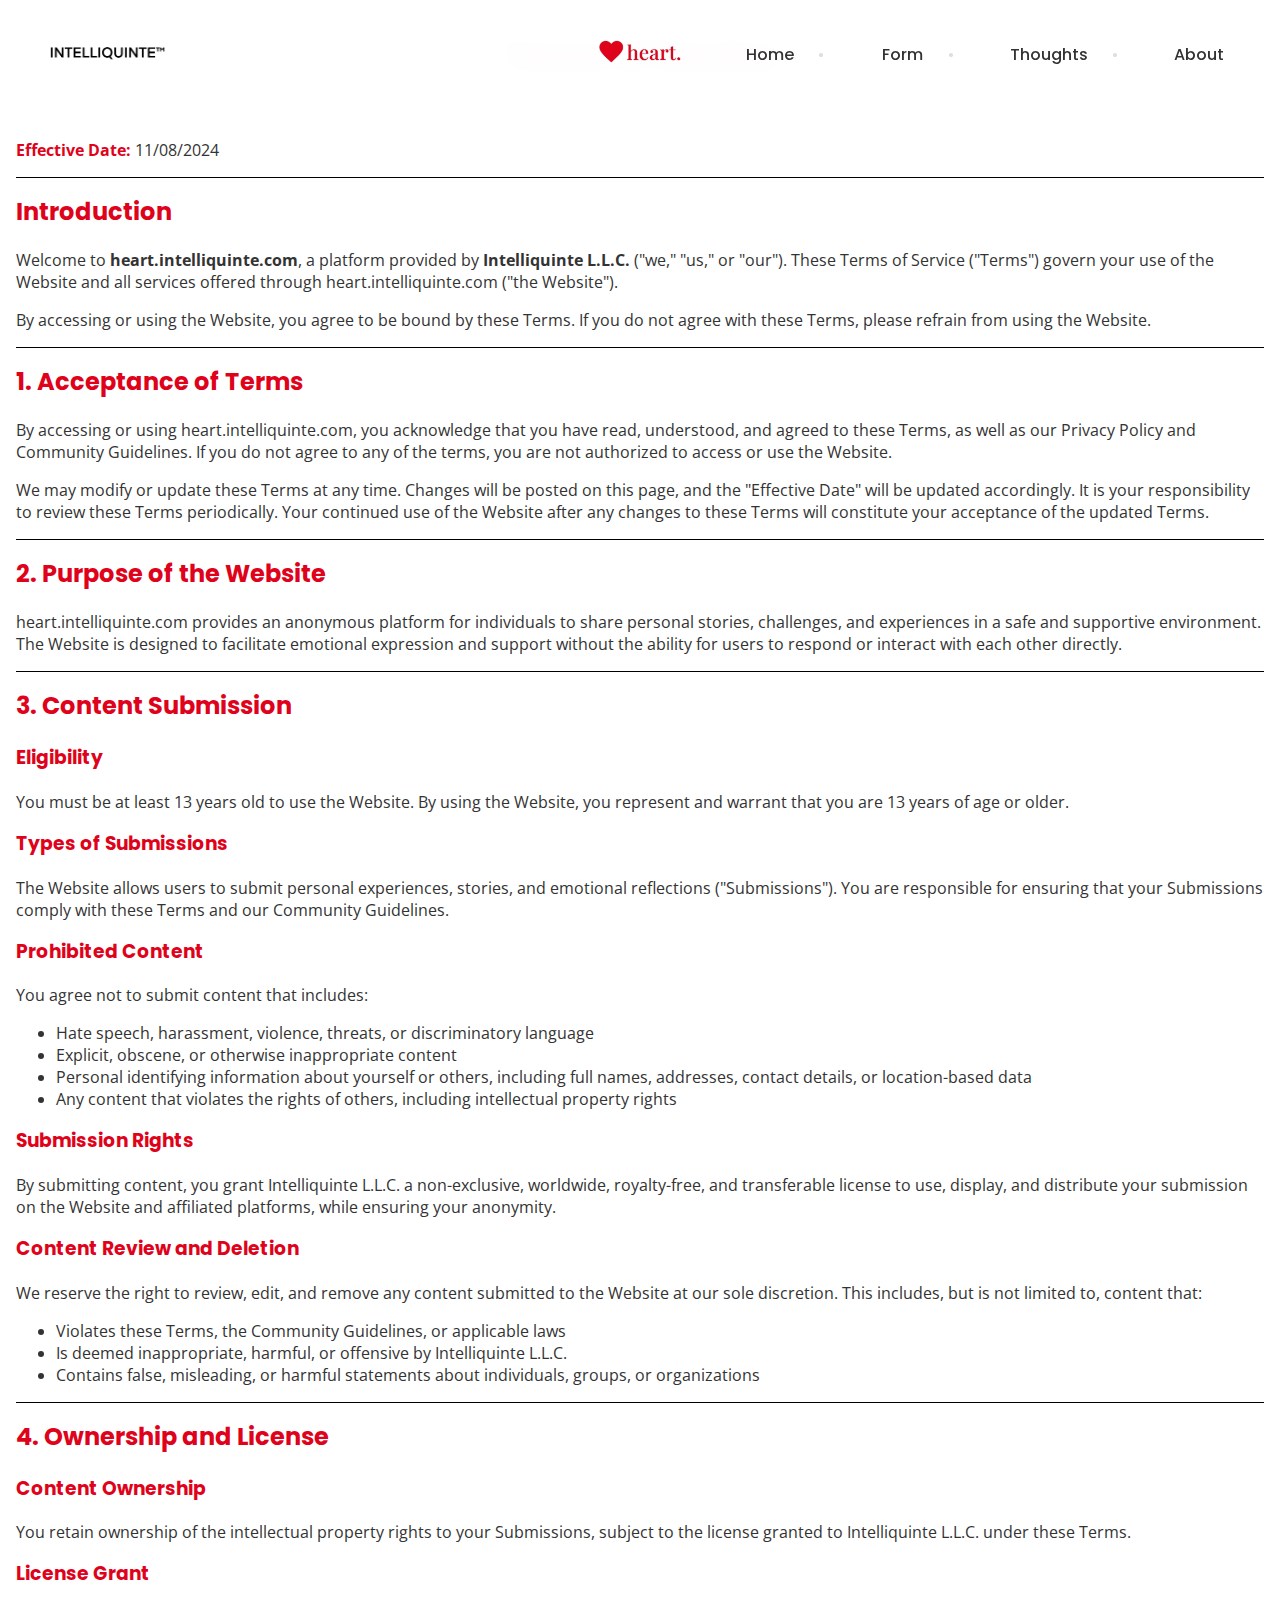
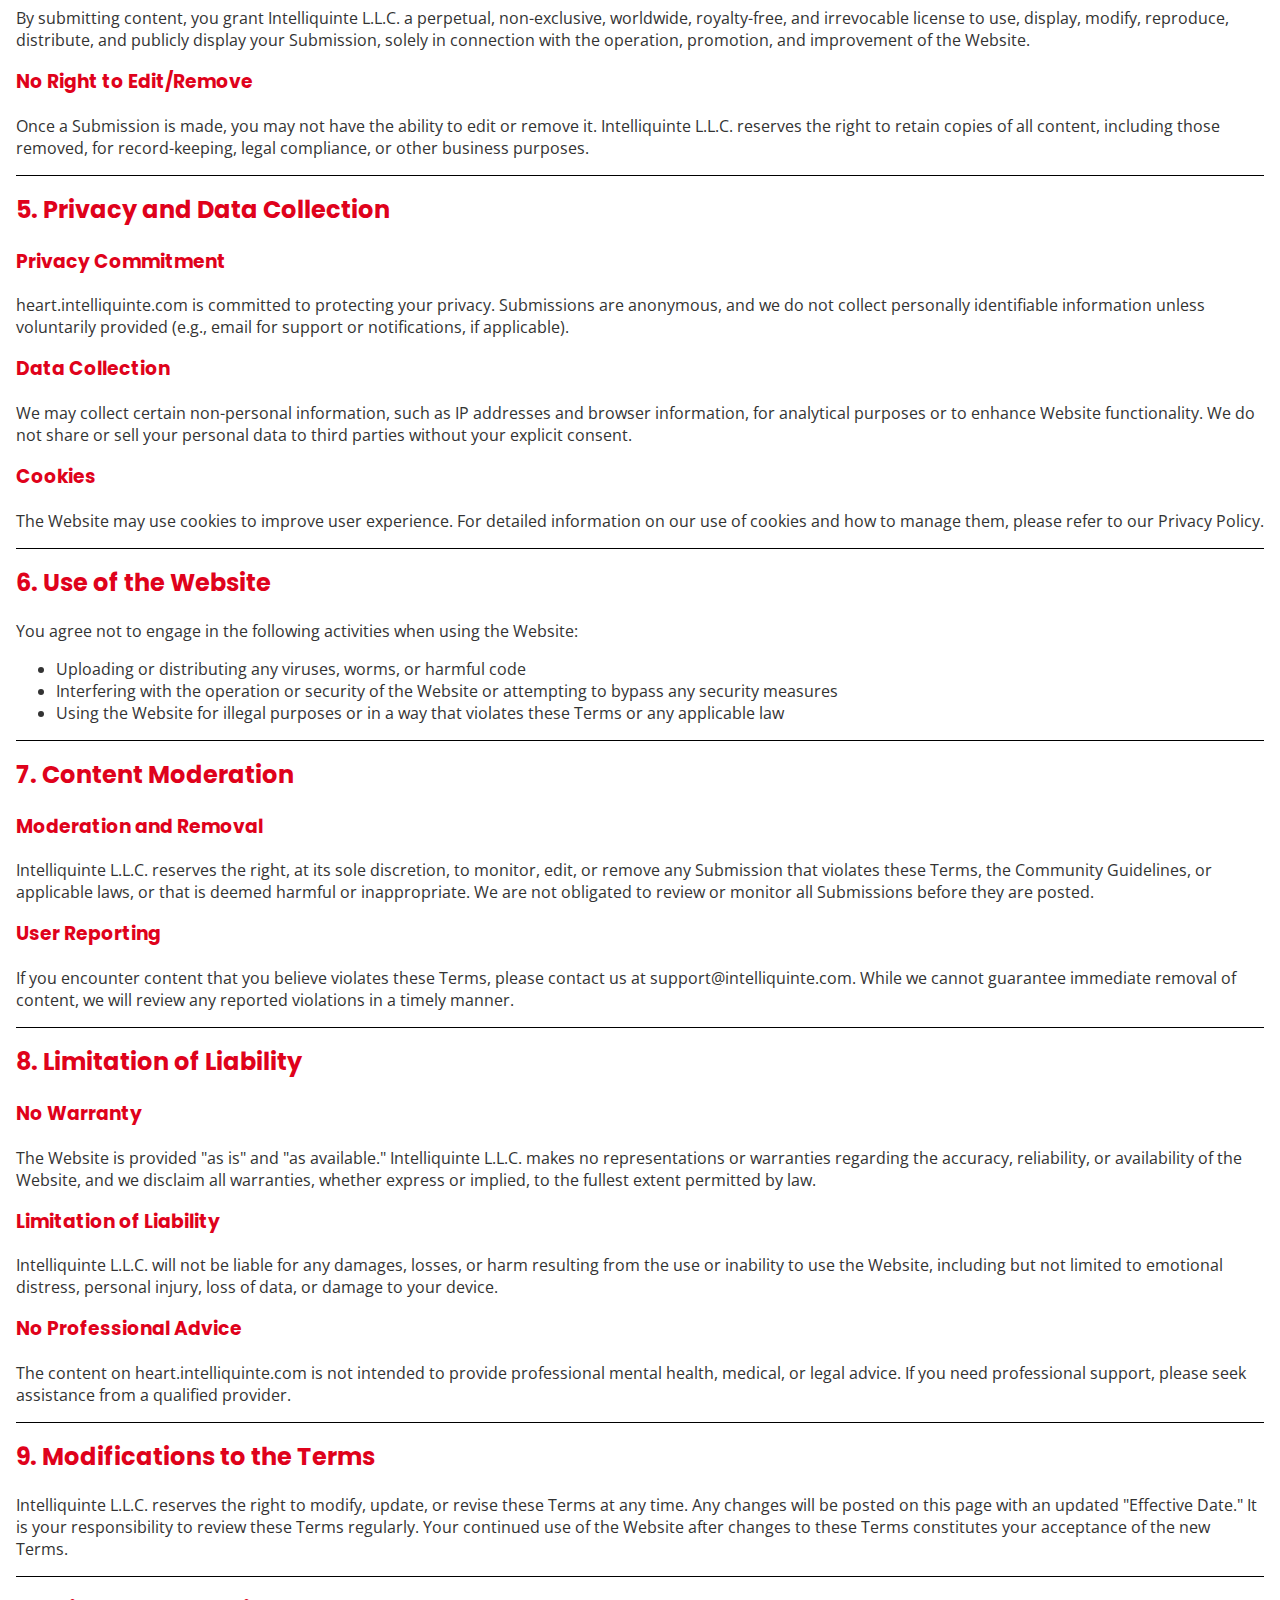
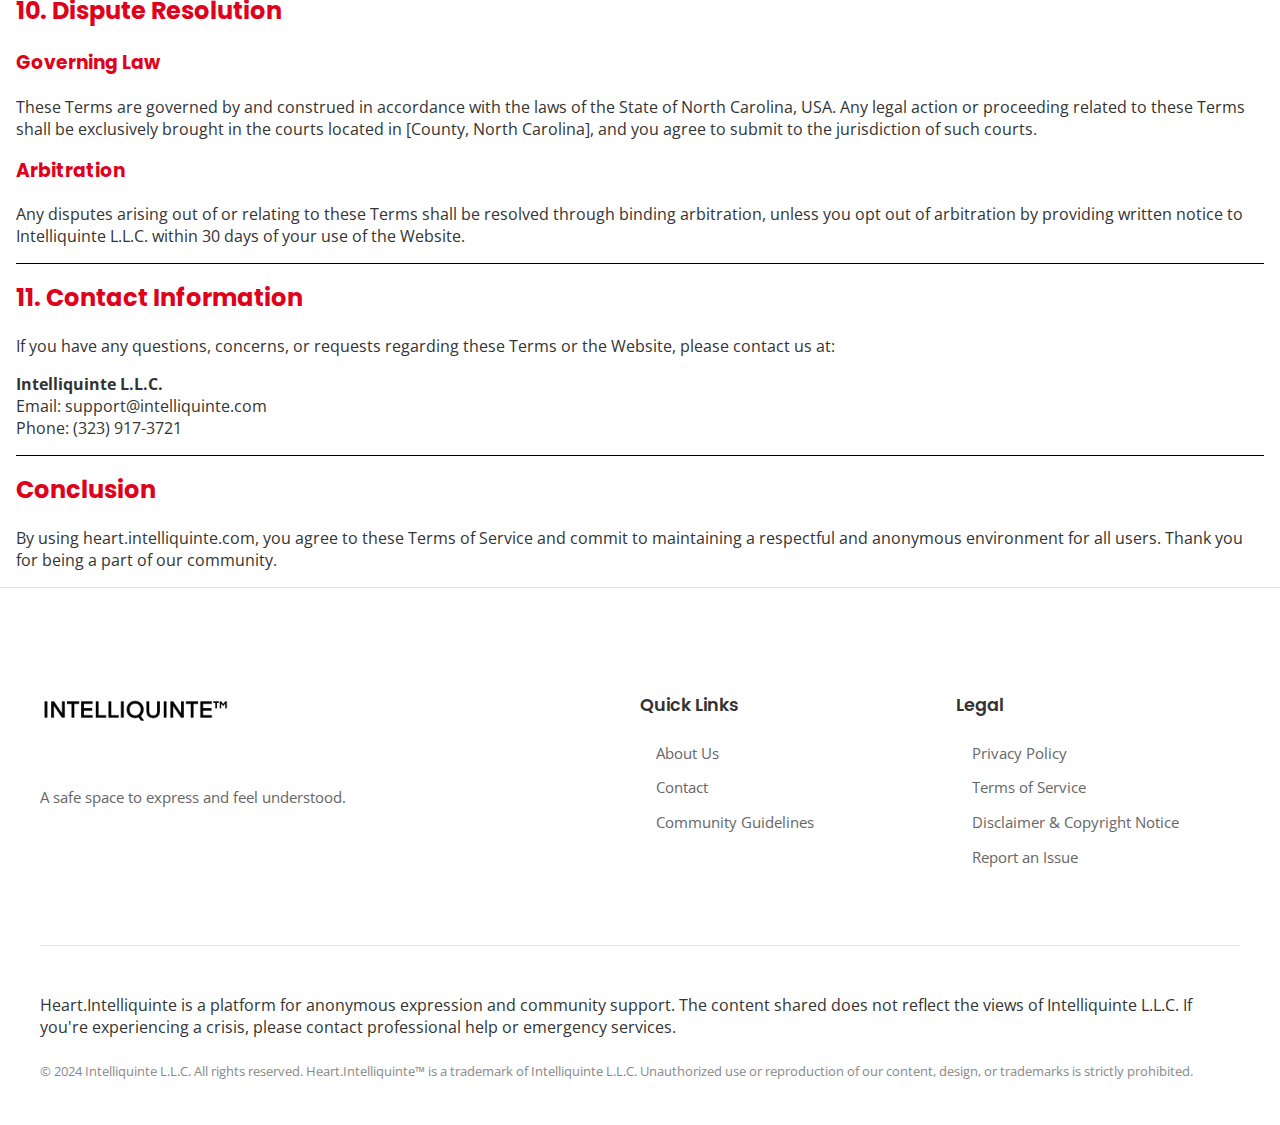
<file: Terms Of Service.html>
<!DOCTYPE html>
<html lang="en">
<head>
    <meta charset="UTF-8">
    <meta name="viewport" content="width=device-width, initial-scale=1.0, maximum-scale=1.0, user-scalable=no">
    <link rel="stylesheet" href="styles.css">
    <link rel="icon" type="image/x-icon" href="H Logo PNG.PNG">
    <title>Heart</title>
    <style>body {background-color: #ffffff;}</style>
</head>
<body>
    <nav class="navbar">
        <div class="nav-container">
            <div class="logo">
                <a href="index.html">
                    <img src="Intelliquinte Logo TM.PNG" alt="Intelliquinte Logo" class="logo-img" loading="lazy">
                </a>
            </div>
            
            <div class="center-image">
                <a href="index.html">
                    <img src="Heart Logo PNG.PNG" alt="Heart Logo" class="center-img" loading="lazy">
                </a>
            </div>

            <div class="nav-menu">
                <ul class="nav-links">
                    <li><a href="index.html">Home</a></li>
                    <li><a href="submit.html">Form</a></li>
                    <li><a href="thoughts.html">Thoughts</a></li>
                    <li><a href="about.html">About</a></li>
                </ul>
            </div>

            <button class="hamburger" aria-label="Menu">
                <span></span>
                <span></span>
                <span></span>
            </button>
        </div>
    </nav>
    <main>
        <h1 style="text-align: center; margin-top: 2rem;">Terms of Service</h1>
        <br>
        <p style="text-align: left; margin-left: 20rem;"><span style="color: var(--primary-red);"><strong>Effective Date:</strong></span> 11/08/2024</p>
        <hr style="border: 0; border-top: 1px solid black; margin-left: 20rem; margin-right: 20rem;">
        
        <h2 style="text-align: left; margin-left: 20rem; margin-top: 1rem;">Introduction</h2>
        <p style="text-align: left; margin-left: 20rem;margin-right: 20rem;">Welcome to <strong>heart.intelliquinte.com</strong>, a platform provided by <strong>Intelliquinte L.L.C.</strong> ("we," "us," or "our"). These Terms of Service ("Terms") govern your use of the Website and all services offered through heart.intelliquinte.com ("the Website").</p>
        <p style="text-align: left; margin-left: 20rem;margin-right: 20rem;">By accessing or using the Website, you agree to be bound by these Terms. If you do not agree with these Terms, please refrain from using the Website.</p>

        <hr style="border: 0; border-top: 1px solid black; margin-left: 20rem; margin-right: 20rem;">

        <h2 style="text-align: left; margin-left: 20rem; margin-top: 1rem;">1. Acceptance of Terms</h2>
        <p style="text-align: left; margin-left: 20rem;margin-right: 20rem;">By accessing or using heart.intelliquinte.com, you acknowledge that you have read, understood, and agreed to these Terms, as well as our Privacy Policy and Community Guidelines. If you do not agree to any of the terms, you are not authorized to access or use the Website.</p>
        <p style="text-align: left; margin-left: 20rem;margin-right: 20rem;">We may modify or update these Terms at any time. Changes will be posted on this page, and the "Effective Date" will be updated accordingly. It is your responsibility to review these Terms periodically. Your continued use of the Website after any changes to these Terms will constitute your acceptance of the updated Terms.</p>

        <hr style="border: 0; border-top: 1px solid black; margin-left: 20rem; margin-right: 20rem;">

        <h2 style="text-align: left; margin-left: 20rem; margin-top: 1rem;">2. Purpose of the Website</h2>
        <p style="text-align: left; margin-left: 20rem;margin-right: 20rem;">heart.intelliquinte.com provides an anonymous platform for individuals to share personal stories, challenges, and experiences in a safe and supportive environment. The Website is designed to facilitate emotional expression and support without the ability for users to respond or interact with each other directly.</p>

        <hr style="border: 0; border-top: 1px solid black; margin-left: 20rem; margin-right: 20rem;">

        <h2 style="text-align: left; margin-left: 20rem; margin-top: 1rem;">3. Content Submission</h2>
        <h3 style="text-align: left; margin-left: 20rem; margin-top: 1rem;">Eligibility</h3>
        <p style="text-align: left; margin-left: 20rem;margin-right: 20rem;">You must be at least 13 years old to use the Website. By using the Website, you represent and warrant that you are 13 years of age or older.</p>

        <h3 style="text-align: left; margin-left: 20rem; margin-top: 1rem;">Types of Submissions</h3>
        <p style="text-align: left; margin-left: 20rem;margin-right: 20rem;">The Website allows users to submit personal experiences, stories, and emotional reflections ("Submissions"). You are responsible for ensuring that your Submissions comply with these Terms and our Community Guidelines.</p>

        <h3 style="text-align: left; margin-left: 20rem; margin-top: 1rem;">Prohibited Content</h3>
        <p style="text-align: left; margin-left: 20rem;margin-right: 20rem;">You agree not to submit content that includes:</p>
        <ul style="text-align: left; margin-left: 20rem;margin-right: 20rem;">
            <li>Hate speech, harassment, violence, threats, or discriminatory language</li>
            <li>Explicit, obscene, or otherwise inappropriate content</li>
            <li>Personal identifying information about yourself or others, including full names, addresses, contact details, or location-based data</li>
            <li>Any content that violates the rights of others, including intellectual property rights</li>
        </ul>

        <h3 style="text-align: left; margin-left: 20rem; margin-top: 1rem;">Submission Rights</h3>
        <p style="text-align: left; margin-left: 20rem;margin-right: 20rem;">By submitting content, you grant Intelliquinte L.L.C. a non-exclusive, worldwide, royalty-free, and transferable license to use, display, and distribute your submission on the Website and affiliated platforms, while ensuring your anonymity.</p>

        <h3 style="text-align: left; margin-left: 20rem; margin-top: 1rem;">Content Review and Deletion</h3>
        <p style="text-align: left; margin-left: 20rem;margin-right: 20rem;">We reserve the right to review, edit, and remove any content submitted to the Website at our sole discretion. This includes, but is not limited to, content that:</p>
        <ul style="text-align: left; margin-left: 20rem;margin-right: 20rem;">
            <li>Violates these Terms, the Community Guidelines, or applicable laws</li>
            <li>Is deemed inappropriate, harmful, or offensive by Intelliquinte L.L.C.</li>
            <li>Contains false, misleading, or harmful statements about individuals, groups, or organizations</li>
        </ul>

        <hr style="border: 0; border-top: 1px solid black; margin-left: 20rem; margin-right: 20rem;">

        <h2 style="text-align: left; margin-left: 20rem; margin-top: 1rem;">4. Ownership and License</h2>
        <h3 style="text-align: left; margin-left: 20rem; margin-top: 1rem;">Content Ownership</h3>
        <p style="text-align: left; margin-left: 20rem;margin-right: 20rem;">You retain ownership of the intellectual property rights to your Submissions, subject to the license granted to Intelliquinte L.L.C. under these Terms.</p>

        <h3 style="text-align: left; margin-left: 20rem; margin-top: 1rem;">License Grant</h3>
        <p style="text-align: left; margin-left: 20rem;margin-right: 20rem;">By submitting content, you grant Intelliquinte L.L.C. a perpetual, non-exclusive, worldwide, royalty-free, and irrevocable license to use, display, modify, reproduce, distribute, and publicly display your Submission, solely in connection with the operation, promotion, and improvement of the Website.</p>

        <h3 style="text-align: left; margin-left: 20rem; margin-top: 1rem;">No Right to Edit/Remove</h3>
        <p style="text-align: left; margin-left: 20rem;margin-right: 20rem;">Once a Submission is made, you may not have the ability to edit or remove it. Intelliquinte L.L.C. reserves the right to retain copies of all content, including those removed, for record-keeping, legal compliance, or other business purposes.</p>

        <hr style="border: 0; border-top: 1px solid black; margin-left: 20rem; margin-right: 20rem;">

        <h2 style="text-align: left; margin-left: 20rem; margin-top: 1rem;">5. Privacy and Data Collection</h2>
        <h3 style="text-align: left; margin-left: 20rem; margin-top: 1rem;">Privacy Commitment</h3>
        <p style="text-align: left; margin-left: 20rem;margin-right: 20rem;">heart.intelliquinte.com is committed to protecting your privacy. Submissions are anonymous, and we do not collect personally identifiable information unless voluntarily provided (e.g., email for support or notifications, if applicable).</p>

        <h3 style="text-align: left; margin-left: 20rem; margin-top: 1rem;">Data Collection</h3>
        <p style="text-align: left; margin-left: 20rem;margin-right: 20rem;">We may collect certain non-personal information, such as IP addresses and browser information, for analytical purposes or to enhance Website functionality. We do not share or sell your personal data to third parties without your explicit consent.</p>

        <h3 style="text-align: left; margin-left: 20rem; margin-top: 1rem;">Cookies</h3>
        <p style="text-align: left; margin-left: 20rem;margin-right: 20rem;">The Website may use cookies to improve user experience. For detailed information on our use of cookies and how to manage them, please refer to our Privacy Policy.</p>

        <hr style="border: 0; border-top: 1px solid black; margin-left: 20rem; margin-right: 20rem;">

        <h2 style="text-align: left; margin-left: 20rem; margin-top: 1rem;">6. Use of the Website</h2>
        <p style="text-align: left; margin-left: 20rem;margin-right: 20rem;">You agree not to engage in the following activities when using the Website:</p>
        <ul style="text-align: left; margin-left: 20rem;margin-right: 20rem;">
            <li>Uploading or distributing any viruses, worms, or harmful code</li>
            <li>Interfering with the operation or security of the Website or attempting to bypass any security measures</li>
            <li>Using the Website for illegal purposes or in a way that violates these Terms or any applicable law</li>
        </ul>

        <hr style="border: 0; border-top: 1px solid black; margin-left: 20rem; margin-right: 20rem;">

        <h2 style="text-align: left; margin-left: 20rem; margin-top: 1rem;">7. Content Moderation</h2>
        <h3 style="text-align: left; margin-left: 20rem; margin-top: 1rem;">Moderation and Removal</h3>
        <p style="text-align: left; margin-left: 20rem;margin-right: 20rem;">Intelliquinte L.L.C. reserves the right, at its sole discretion, to monitor, edit, or remove any Submission that violates these Terms, the Community Guidelines, or applicable laws, or that is deemed harmful or inappropriate. We are not obligated to review or monitor all Submissions before they are posted.</p>

        <h3 style="text-align: left; margin-left: 20rem; margin-top: 1rem;">User Reporting</h3>
        <p style="text-align: left; margin-left: 20rem;margin-right: 20rem;">If you encounter content that you believe violates these Terms, please contact us at support@intelliquinte.com. While we cannot guarantee immediate removal of content, we will review any reported violations in a timely manner.</p>

        <hr style="border: 0; border-top: 1px solid black; margin-left: 20rem; margin-right: 20rem;">

        <h2 style="text-align: left; margin-left: 20rem; margin-top: 1rem;">8. Limitation of Liability</h2>
        <h3 style="text-align: left; margin-left: 20rem; margin-top: 1rem;">No Warranty</h3>
        <p style="text-align: left; margin-left: 20rem;margin-right: 20rem;">The Website is provided "as is" and "as available." Intelliquinte L.L.C. makes no representations or warranties regarding the accuracy, reliability, or availability of the Website, and we disclaim all warranties, whether express or implied, to the fullest extent permitted by law.</p>

        <h3 style="text-align: left; margin-left: 20rem; margin-top: 1rem;">Limitation of Liability</h3>
        <p style="text-align: left; margin-left: 20rem;margin-right: 20rem;">Intelliquinte L.L.C. will not be liable for any damages, losses, or harm resulting from the use or inability to use the Website, including but not limited to emotional distress, personal injury, loss of data, or damage to your device.</p>

        <h3 style="text-align: left; margin-left: 20rem; margin-top: 1rem;">No Professional Advice</h3>
        <p style="text-align: left; margin-left: 20rem;margin-right: 20rem;">The content on heart.intelliquinte.com is not intended to provide professional mental health, medical, or legal advice. If you need professional support, please seek assistance from a qualified provider.</p>

        <hr style="border: 0; border-top: 1px solid black; margin-left: 20rem; margin-right: 20rem;">

        <h2 style="text-align: left; margin-left: 20rem; margin-top: 1rem;">9. Modifications to the Terms</h2>
        <p style="text-align: left; margin-left: 20rem;margin-right: 20rem;">Intelliquinte L.L.C. reserves the right to modify, update, or revise these Terms at any time. Any changes will be posted on this page with an updated "Effective Date." It is your responsibility to review these Terms regularly. Your continued use of the Website after changes to these Terms constitutes your acceptance of the new Terms.</p>

        <hr style="border: 0; border-top: 1px solid black; margin-left: 20rem; margin-right: 20rem;">

        <h2 style="text-align: left; margin-left: 20rem; margin-top: 1rem;">10. Dispute Resolution</h2>
        <h3 style="text-align: left; margin-left: 20rem; margin-top: 1rem;">Governing Law</h3>
        <p style="text-align: left; margin-left: 20rem;margin-right: 20rem;">These Terms are governed by and construed in accordance with the laws of the State of North Carolina, USA. Any legal action or proceeding related to these Terms shall be exclusively brought in the courts located in [County, North Carolina], and you agree to submit to the jurisdiction of such courts.</p>

        <h3 style="text-align: left; margin-left: 20rem; margin-top: 1rem;">Arbitration</h3>
        <p style="text-align: left; margin-left: 20rem;margin-right: 20rem;">Any disputes arising out of or relating to these Terms shall be resolved through binding arbitration, unless you opt out of arbitration by providing written notice to Intelliquinte L.L.C. within 30 days of your use of the Website.</p>

        <hr style="border: 0; border-top: 1px solid black; margin-left: 20rem; margin-right: 20rem;">

        <h2 style="text-align: left; margin-left: 20rem; margin-top: 1rem;">11. Contact Information</h2>
        <p style="text-align: left; margin-left: 20rem;margin-right: 20rem;">If you have any questions, concerns, or requests regarding these Terms or the Website, please contact us at:</p>
        <p style="text-align: left; margin-left: 20rem;margin-right: 20rem;">
            <strong>Intelliquinte L.L.C.</strong><br>
            Email: support@intelliquinte.com<br>
            Phone: (323) 917-3721
        </p>

        <hr style="border: 0; border-top: 1px solid black; margin-left: 20rem; margin-right: 20rem;">

        <h2 style="text-align: left; margin-left: 20rem; margin-top: 1rem;">Conclusion</h2>
        <p style="text-align: left; margin-left: 20rem;margin-right: 20rem;">By using heart.intelliquinte.com, you agree to these Terms of Service and commit to maintaining a respectful and anonymous environment for all users. Thank you for being a part of our community.</p>
    </main>
    <footer class="footer">
        <div class="footer-content">
            <div class="footer-grid">
                <div class="footer-section">
                    <img src="Intelliquinte Logo TM.PNG" alt="Intelliquinte Logo" class="footer-logo">
                    <p class="footer-description">A safe space to express and feel understood.</p>
                </div>
                
                <div class="footer-section">
                    <h4>Quick Links</h4>
                    <ul>
                        <li><a href="about.html">About Us</a></li>
                        <li><a href="mailto:heart@intelliquinte.com">Contact</a></li>
                        <li><a href="Community Guidelines.html">Community Guidelines</a></li>
                    </ul>
                </div>
                
                <div class="footer-section">
                    <h4>Legal</h4>
                    <ul>
                        <li><a href="Privacy Policy.html">Privacy Policy</a></li>
                        <li><a href="Terms Of Service.html">Terms of Service</a></li>
                        <li><a href="Disclaimer.html">Disclaimer & Copyright Notice</a></li>
                        <li><a href="mailto:support@intelliquinte.com">Report an Issue</a></li>
                    </ul>
                </div>
            </div>
            
            <div class="footer-legal">
                <p class="disclaimer-text">
                    Heart.Intelliquinte is a platform for anonymous expression and community support. 
                    The content shared does not reflect the views of Intelliquinte L.L.C. 
                    If you're experiencing a crisis, please contact professional help or emergency services.
                </p>
                
                <p class="copyright-notice">
                    © 2024 Intelliquinte L.L.C. All rights reserved. Heart.Intelliquinte™ is a trademark of Intelliquinte L.L.C.
                    Unauthorized use or reproduction of our content, design, or trademarks is strictly prohibited.
                </p>
            </div>
        </div>
    </footer>
    <script>
    document.addEventListener('DOMContentLoaded', function() {
        const hamburger = document.querySelector('.hamburger');
        const navMenu = document.querySelector('.nav-menu');
        
        if (hamburger && navMenu) {
            let isMenuOpen = false; // Track menu state

            hamburger.addEventListener('click', function(e) {
                e.preventDefault();
                e.stopPropagation();
                
                // Toggle menu state
                isMenuOpen = !isMenuOpen;
                
                // Apply classes based on state
                if (isMenuOpen) {
                    this.classList.add('active');
                    navMenu.classList.add('active');
                } else {
                    this.classList.remove('active');
                    navMenu.classList.remove('active');
                }
                
                // Debug information
                console.log('Hamburger clicked');
                console.log('Menu is now:', isMenuOpen ? 'open' : 'closed');
                console.log('Hamburger active:', this.classList.contains('active'));
                console.log('Nav menu active:', navMenu.classList.contains('active'));
                console.log('Nav menu display:', window.getComputedStyle(navMenu).display);
            });

            // Close menu when clicking outside
            document.addEventListener('click', function(e) {
                if (!navMenu.contains(e.target) && !hamburger.contains(e.target)) {
                    isMenuOpen = false;
                    hamburger.classList.remove('active');
                    navMenu.classList.remove('active');
                }
            });

            // Close menu when clicking a link
            navMenu.querySelectorAll('a').forEach(link => {
                link.addEventListener('click', () => {
                    isMenuOpen = false;
                    hamburger.classList.remove('active');
                    navMenu.classList.remove('active');
                });
            });
        } else {
            console.error('Hamburger or nav menu not found:', {
                hamburger: hamburger,
                navMenu: navMenu
            });
        }
    });
    </script>
</body>
</html>
</file>
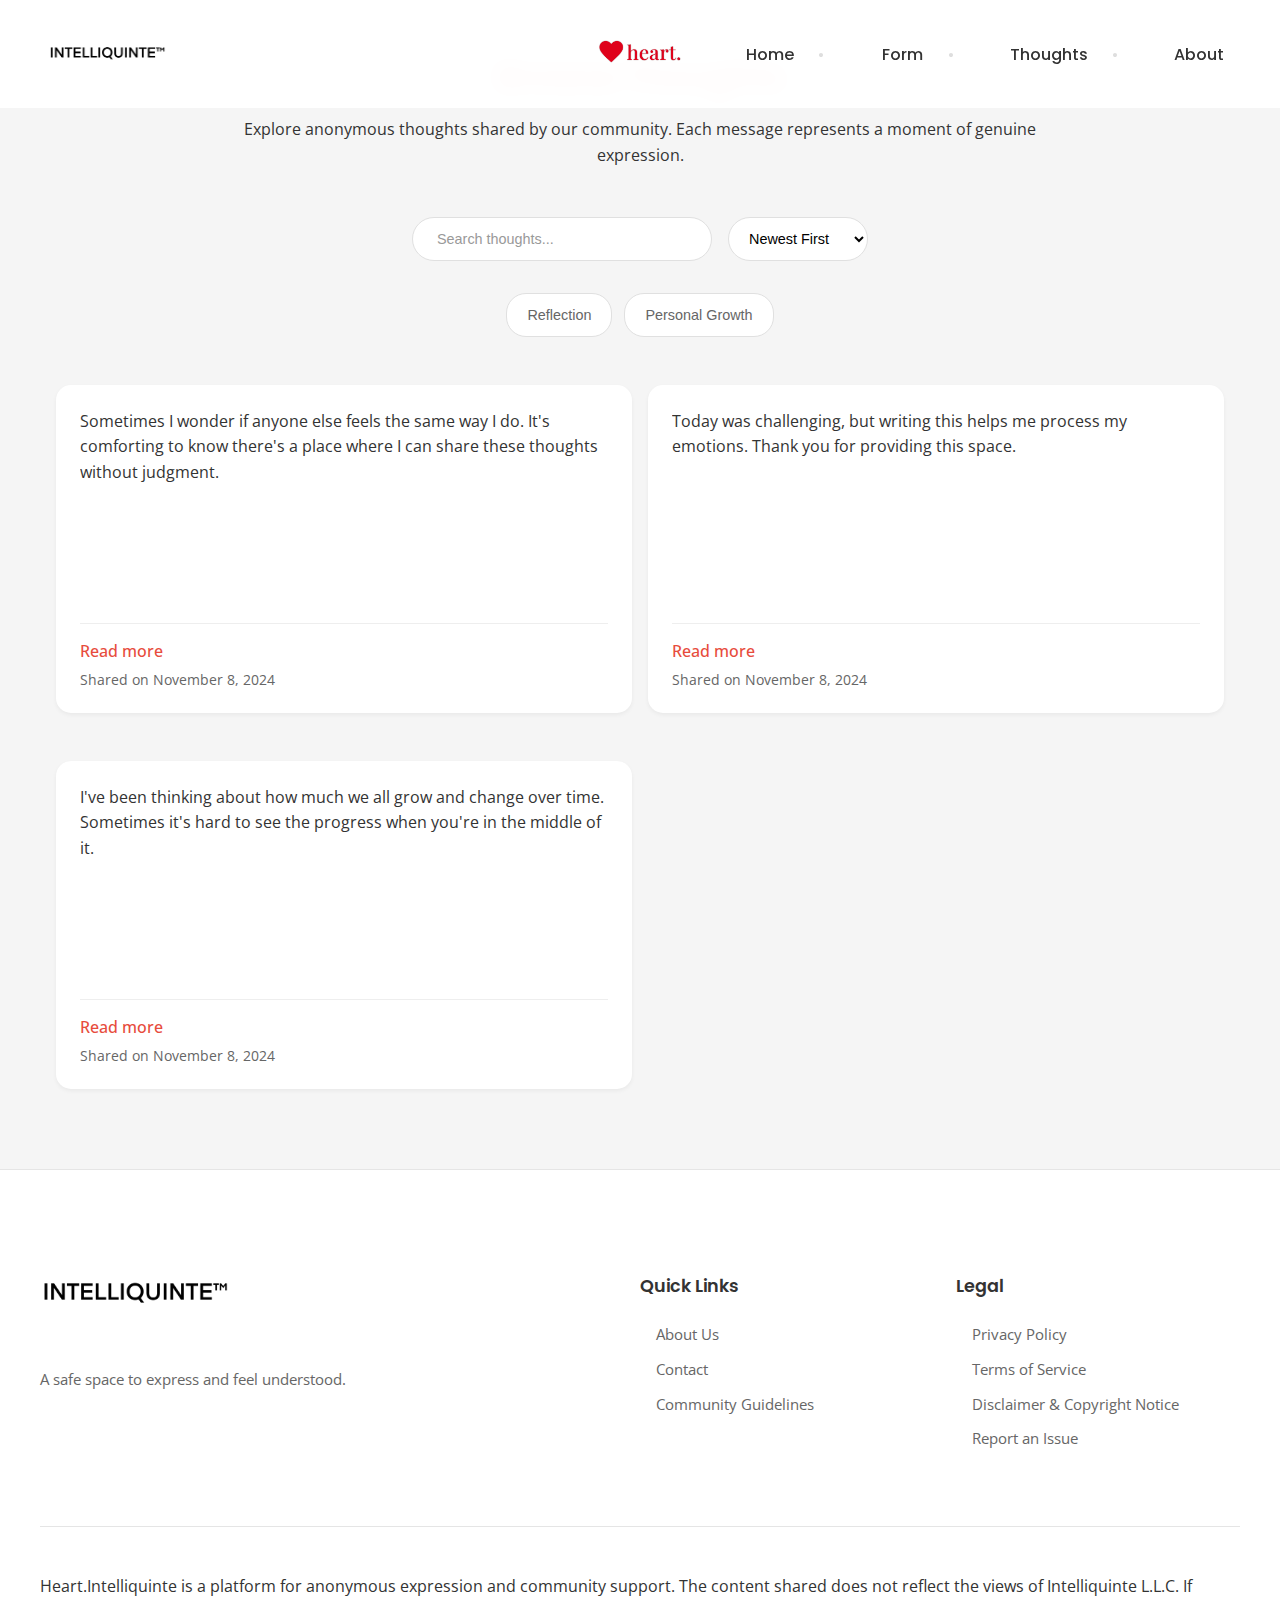
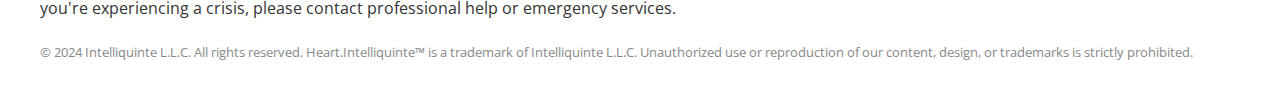
<file: thoughts.html>
<!DOCTYPE html>
<html lang="en">
<head>
    <meta charset="UTF-8">
    <meta name="viewport" content="width=device-width, initial-scale=1.0, maximum-scale=1.0, user-scalable=no">
    <link rel="stylesheet" href="styles.css">
    <link rel="icon" type="image/x-icon" href="H Logo PNG.PNG">
    <title>Thoughts - Heart</title>
    <link rel="stylesheet" href="https://cdnjs.cloudflare.com/ajax/libs/font-awesome/6.0.0/css/all.min.css">
    <meta property="og:title" content="Shared Thought - Heart">
    <meta property="og:description" content="View this shared thought from Heart">
    <meta property="og:type" content="website">
    <script type="application/ld+json">
    {
        "@context": "https://schema.org",
        "@type": "WebPage",
        "name": "Shared Thought - Heart",
        "description": "View this shared thought from Heart"
    }
    </script>
    <meta name="description" content="Explore anonymous thoughts shared by our community. A safe space for genuine expression and connection.">
    <meta property="og:title" content="Browse Thoughts - Heart">
    <meta property="og:description" content="Explore anonymous thoughts shared by our community">
    <meta property="og:url" content="https://heart.intelliquinte.com/thoughts">
    <meta property="twitter:title" content="Browse Thoughts - Heart">
    <meta property="twitter:description" content="Explore anonymous thoughts shared by our community">
    <meta property="twitter:url" content="https://heart.intelliquinte.com/thoughts">
    <link rel="canonical" href="https://heart.intelliquinte.com/thoughts">
</head>
<body>
    <nav class="navbar">
        <div class="nav-container">
            <div class="logo">
                <a href="index.html">
                    <img src="Intelliquinte Logo TM.PNG" alt="Intelliquinte Logo" class="logo-img" loading="lazy">
                </a>
            </div>
            
            <div class="center-image">
                <a href="index.html">
                    <img src="Heart Logo PNG.PNG" alt="Heart Logo" class="center-img" loading="lazy">
                </a>
            </div>

            <div class="nav-menu">
                <ul class="nav-links">
                    <li><a href="index.html">Home</a></li>
                    <li><a href="submit.html">Form</a></li>
                    <li><a href="thoughts.html">Thoughts</a></li>
                    <li><a href="about.html">About</a></li>
                </ul>
            </div>

            <button class="hamburger" aria-label="Menu">
                <span></span>
                <span></span>
                <span></span>
            </button>
        </div>
    </nav>

    <main>
        <div class="thoughts-container">
            <div class="thoughts-intro">
                <h1>Browse Thoughts</h1>
                <p>Explore anonymous thoughts shared by our community. Each message represents a moment of genuine expression.</p>
            </div>

            <div class="controls-container">
                <!-- Search and sort controls will be inserted here -->
            </div>

            <div class="thoughts-grid" id="thoughtsGrid">
                <!-- Thoughts will be dynamically inserted here -->
            </div>
        </div>
    </main>

    <div id="thoughtModal" class="modal">
        <div class="modal-content">
            <span class="close-modal">&times;</span>
            <div id="modalContent"></div>
            <div id="modalDate" class="modal-date"></div>
        </div>
    </div>

    <footer class="footer">
        <div class="footer-content">
            <div class="footer-grid">
                <div class="footer-section">
                    <img src="Intelliquinte Logo TM.PNG" alt="Intelliquinte Logo" class="footer-logo">
                    <p class="footer-description">A safe space to express and feel understood.</p>
                </div>
                
                <div class="footer-section">
                    <h4>Quick Links</h4>
                    <ul>
                        <li><a href="about.html">About Us</a></li>
                        <li><a href="mailto:heart@intelliquinte.com">Contact</a></li>
                        <li><a href="Community Guidelines.html">Community Guidelines</a></li>
                    </ul>
                </div>
                
                <div class="footer-section">
                    <h4>Legal</h4>
                    <ul>
                        <li><a href="Privacy Policy.html">Privacy Policy</a></li>
                        <li><a href="Terms Of Service.html">Terms of Service</a></li>
                        <li><a href="Disclaimer.html">Disclaimer & Copyright Notice</a></li>
                        <li><a href="mailto:support@intelliquinte.com">Report an Issue</a></li>
                    </ul>
                </div>
            </div>
            
            <div class="footer-legal">
                <p class="disclaimer-text">
                    Heart.Intelliquinte is a platform for anonymous expression and community support. 
                    The content shared does not reflect the views of Intelliquinte L.L.C. 
                    If you're experiencing a crisis, please contact professional help or emergency services.
                </p>
                
                <p class="copyright-notice">
                    © 2024 Intelliquinte L.L.C. All rights reserved. Heart.Intelliquinte™ is a trademark of Intelliquinte L.L.C.
                    Unauthorized use or reproduction of our content, design, or trademarks is strictly prohibited.
                </p>
            </div>
        </div>
    </footer>

    <script src="scripts.js"></script>
    <script>
    document.addEventListener('DOMContentLoaded', function() {
        const hamburger = document.querySelector('.hamburger');
        const navMenu = document.querySelector('.nav-menu');
        
        if (hamburger && navMenu) {
            let isMenuOpen = false; // Track menu state

            hamburger.addEventListener('click', function(e) {
                e.preventDefault();
                e.stopPropagation();
                
                // Toggle menu state
                isMenuOpen = !isMenuOpen;
                
                // Apply classes based on state
                if (isMenuOpen) {
                    this.classList.add('active');
                    navMenu.classList.add('active');
                } else {
                    this.classList.remove('active');
                    navMenu.classList.remove('active');
                }
                
                // Debug information
                console.log('Hamburger clicked');
                console.log('Menu is now:', isMenuOpen ? 'open' : 'closed');
                console.log('Hamburger active:', this.classList.contains('active'));
                console.log('Nav menu active:', navMenu.classList.contains('active'));
                console.log('Nav menu display:', window.getComputedStyle(navMenu).display);
            });

            // Close menu when clicking outside
            document.addEventListener('click', function(e) {
                if (!navMenu.contains(e.target) && !hamburger.contains(e.target)) {
                    isMenuOpen = false;
                    hamburger.classList.remove('active');
                    navMenu.classList.remove('active');
                }
            });

            // Close menu when clicking a link
            navMenu.querySelectorAll('a').forEach(link => {
                link.addEventListener('click', () => {
                    isMenuOpen = false;
                    hamburger.classList.remove('active');
                    navMenu.classList.remove('active');
                });
            });
        } else {
            console.error('Hamburger or nav menu not found:', {
                hamburger: hamburger,
                navMenu: navMenu
            });
        }
    });
    </script>
</body>
</html>
</file>
<file: styles.css>
/* Import Google Fonts */
@import url('https://fonts.googleapis.com/css2?family=Poppins:wght@400;500;600&family=Open+Sans:wght@400;600&display=swap');

/* CSS Variables for consistent theming */
:root {
    --primary-red: #df021b;
    --secondary-coral: #ff4d5e;
    --accent-gray: #BDBDBD;
    --bg-light: #F4F4F4;
    --text-dark: #333333;
    --gradient-red: linear-gradient(135deg, #df021b, #ff4d5e);
}

/* Base styles */
body {
    font-family: 'Open Sans', sans-serif;
    background-color: #f5f5f5;
    color: var(--text-dark);
    margin: 0;
    padding: 0;
}

.navbar {
    position: fixed;
    top: 0;
    left: 0;
    right: 0;
    background: rgba(255, 255, 255, 0.98);
    backdrop-filter: blur(10px);
    -webkit-backdrop-filter: blur(10px);
    z-index: 1000;
}

.nav-container {
    display: flex;
    justify-content: space-between;
    align-items: center;
    padding: 0.5rem 1rem;
    height: 60px;
    position: relative;
}

.logo {
    height: 100%;
    display: flex;
    align-items: center;
}

.logo-img {
    height: 200px;
    width: auto;
}

.center-image {
    position: absolute;
    left: 50%;
    transform: translateX(-50%);
}

.center-img {
    height: 80px;
    width: auto;
}

.nav-links {
    flex: 1;
    display: flex;
    justify-content: flex-end;
    align-items: center;
    list-style: none;
    margin: 0;
    padding: 0;
    font-family: 'Poppins', sans-serif;
}

.nav-links li {
    display: flex;
    align-items: center;
}

/* Add dividers between nav items */
.nav-links li:not(:last-child)::after {
    content: '•'; /* Or you could use '|' or any other divider */
    color: var(--accent-gray);
    margin: 0 1rem;
    opacity: 0.5;
}

.nav-links a {
    text-decoration: none;
    color: var(--text-dark);
    font-size: 1rem;
    font-weight: 500;
    transition: color 0.3s ease;
    position: relative;
}

.nav-links a::after {
    content: '';
    position: absolute;
    width: 0;
    height: 2px;
    bottom: -4px;
    left: 0;
    background: var(--gradient-red);
    transition: width 0.3s ease;
}

.nav-links a:hover {
    color: var(--primary-red);
}

.nav-links a:hover::after {
    width: 100%;
}

/* Make sure images don't affect navbar height */
img {
    object-fit: contain;
}

/* Button styles */
.btn {
    font-family: 'Poppins', sans-serif;
    padding: 0.8rem 1.5rem;
    border: none;
    border-radius: 25px;
    background: var(--gradient-red);
    color: white;
    font-weight: 500;
    cursor: pointer;
    transition: transform 0.3s ease, box-shadow 0.3s ease;
}

.btn:hover {
    transform: translateY(-2px);
    box-shadow: 0 4px 12px rgba(223, 2, 27, 0.3);
    background: linear-gradient(135deg, #ff4d5e, #df021b);
}

/* Container styles */
.container {
    background: white;
    border-radius: 12px;
    padding: 2rem;
    margin: 2rem;
    box-shadow: 0 4px 6px rgba(0, 0, 0, 0.1);
}

/* Typography */
h1, h2, h3, h4, h5, h6 {
    font-family: 'Poppins', sans-serif;
    color: var(--primary-red);
}

/* Hero Section */
.hero {
    min-height: calc(100vh - 80px);
    background: linear-gradient(135deg, #ffffff 0%, #ffd1d5 100%);
    display: flex;
    align-items: center;
    justify-content: center;
    text-align: center;
    padding: 2rem;
    margin-top: 0;
    margin-bottom: 0;
}

.hero-content {
    max-width: 800px;
    margin: 0 auto;
    padding: 0 1rem;
}

.hero h1 {
    font-size: clamp(2.5rem, 5vw, 3.5rem);
    font-weight: 600;
    color: var(--text-dark);
    margin-bottom: 1.5rem;
    line-height: 1.2;
}

.hero .subheading {
    font-size: clamp(1.1rem, 2vw, 1.5rem);
    color: #666;
    margin-bottom: 2.5rem;
    font-weight: 400;
}

.btn-large {
    font-size: clamp(1rem, 1.5vw, 1.2rem);
    padding: clamp(0.8rem, 1.5vw, 1rem) clamp(2rem, 3vw, 2.5rem);
    font-weight: 600;
}

/* Add media query for smaller screens */
@media (max-height: 600px) {
    .hero {
        padding: 1rem;
    }
    
    .hero-content {
        padding: 1rem 0;
    }
}

/* Optional: Add animation */
.hero-content {
    animation: fadeIn 1s ease-out;
}

@keyframes fadeIn {
    from {
        opacity: 0;
        transform: translateY(20px);
    }
    to {
        opacity: 1;
        transform: translateY(0);
    }
}

/* Hero section with stronger red gradient */
.hero {
    min-height: calc(100vh - 80px);
    background: linear-gradient(135deg, #ffffff 0%, #ffd1d5 100%);
    display: flex;
    align-items: center;
    justify-content: center;
    text-align: center;
    padding: 2rem;
}

/* About Section */
.about {
    padding: 5rem 2rem;
    background-color: white;
    text-align: center;
    margin-bottom: 0;
}

.about-content {
    max-width: 800px;
    margin: 0 auto;
    animation: fadeIn 1s ease-out;
}

.about-icon {
    color: var(--primary-red);
    margin-bottom: 1.5rem;
    animation: pulse 2s infinite ease-in-out;
}

.about h2 {
    font-size: 2.2rem;
    color: var(--text-dark);
    margin-bottom: 1.5rem;
    font-weight: 600;
}

.about p {
    font-size: 1.2rem;
    line-height: 1.8;
    color: #666;
    margin-bottom: 2rem;
}

/* Pulse animation for the heart icon */
@keyframes pulse {
    0% {
        transform: scale(1);
    }
    50% {
        transform: scale(1.1);
    }
    100% {
        transform: scale(1);
    }
}

.logo img {
    transition: opacity 0.3s ease;
    opacity: 0.6;
}

.navbar:hover .logo img {
    opacity: 1;
}

.nav-links a {
    transition: opacity 0.3s ease;
    opacity: 0.6;
}

.navbar:hover .nav-links a {
    opacity: 1;
}

.how-it-works {
    padding: 5rem 2rem;
    background-color: white;
    margin-top: 3rem;
}

.how-it-works .container {
    max-width: 1200px;
    margin: 0 auto;
}

.how-it-works h2 {
    font-size: 2.2rem;
    color: var(--primary-red);
    margin-bottom: 3rem;
    font-weight: 600;
    text-align: center;
}

.steps-container {
    display: grid;
    grid-template-columns: repeat(3, 1fr);
    gap: 3rem;
    padding: 1rem;
}

.step {
    background: white;
    padding: 2.5rem;
    border-radius: 12px;
    box-shadow: 0 8px 30px rgba(0, 0, 0, 0.12);
    transition: all 0.3s ease;
    position: relative;
    border: 1px solid rgba(0, 0, 0, 0.05);
}

.step:hover {
    transform: translateY(-5px);
    box-shadow: 0 12px 40px rgba(223, 2, 27, 0.15);
}

.step-icon {
    color: var(--primary-red);
    background: rgba(223, 2, 27, 0.05);
    width: 70px;
    height: 70px;
    border-radius: 50%;
    display: flex;
    align-items: center;
    justify-content: center;
    margin-bottom: 2rem;
    transition: transform 0.3s ease;
}

.step:hover .step-icon {
    transform: scale(1.1);
    background: rgba(223, 2, 27, 0.1);
}

.step h3 {
    color: var(--primary-red);
    font-size: 0.9rem;
    text-transform: uppercase;
    letter-spacing: 1.5px;
    margin-bottom: 0.75rem;
    font-weight: 600;
}

.step h4 {
    color: var(--text-dark);
    font-size: 1.5rem;
    margin-bottom: 1rem;
    font-weight: 600;
}

.step p {
    color: #666;
    line-height: 1.8;
    font-size: 1.1rem;
}

/* Responsive adjustments */
@media (max-width: 1024px) {
    .steps-container {
        grid-template-columns: repeat(2, 1fr);
    }
}

@media (max-width: 768px) {
    .steps-container {
        grid-template-columns: 1fr;
        max-width: 500px;
        margin: 0 auto;
    }
    
    .step {
        padding: 2rem;
    }
}

/* Remove the <br> tags from HTML and add these styles */
.hero {
    margin-bottom: 0;
}

.about {
    padding: 5rem 2rem;
    background-color: white;
    text-align: center;
    margin-bottom: 0;
}

.how-it-works {
    padding: 5rem 2rem;
    background-color: white;
    margin-top: 3rem;
}

/* Alternative: If you prefer keeping the <br> tags */
.about + br,
.hero + br {
    display: block;
    content: "";
    margin: 3rem 0;
    background-color: var(--bg-light);
}

.community-values {
    padding: 5rem 2rem;
    /* Option 1: Stronger white to pink gradient */
    background: linear-gradient(135deg, #ffffff 0%, #ffd1d5 100%);
    
    /* Option 2: Even stronger with multiple color stops */
    /* background: linear-gradient(135deg, 
        #ffffff 0%, 
        #ffe5e7 50%, 
        #ffd1d5 100%
    ); */
    
    /* Option 3: Most dramatic with your brand red */
    /* background: linear-gradient(135deg, 
        #ffffff 0%, 
        #ffe5e7 50%, 
        #ffccd1 75%,
        #ffbdc3 100%
    ); */
}

.values-content {
    max-width: 1200px;
    margin: 0 auto;
    text-align: center;
}

.values-content h2 {
    font-size: 2.2rem;
    color: var(--text-dark);
    margin-bottom: 3rem;
    font-weight: 600;
}

.values-grid {
    display: grid;
    grid-template-columns: repeat(3, 1fr);
    gap: 2.5rem;
    margin-bottom: 3rem;
}

.value-card {
    background: white;
    padding: 2.5rem;
    border-radius: 12px;
    box-shadow: 0 8px 30px rgba(0, 0, 0, 0.12);
    transition: all 0.3s ease;
    border: 1px solid rgba(0, 0, 0, 0.05);
}

.value-card:hover {
    transform: translateY(-5px);
    box-shadow: 0 12px 40px rgba(223, 2, 27, 0.15);
}

.value-icon {
    color: var(--primary-red);
    background: rgba(223, 2, 27, 0.05);
    width: 70px;
    height: 70px;
    border-radius: 50%;
    display: flex;
    align-items: center;
    justify-content: center;
    margin: 0 auto 1.5rem;
    transition: transform 0.3s ease;
}

.value-card:hover .value-icon {
    transform: scale(1.1);
    background: rgba(223, 2, 27, 0.1);
}

.value-card h3 {
    color: var(--primary-red);
    font-size: 1.4rem;
    margin-bottom: 1rem;
    font-weight: 600;
}

.value-card p {
    color: #666;
    line-height: 1.7;
    font-size: 1.1rem;
}

.values-footer {
    margin-top: 4rem;
    padding: 2rem;
    background: white;
    border-radius: 12px;
    box-shadow: 0 8px 30px rgba(0, 0, 0, 0.12);
}

.values-message {
    font-size: 1.3rem;
    color: var(--text-dark);
    font-weight: 500;
    line-height: 1.6;
    max-width: 800px;
    margin: 0 auto;
}

/* Responsive adjustments */
@media (max-width: 1024px) {
    .values-grid {
        grid-template-columns: repeat(2, 1fr);
    }
}

@media (max-width: 768px) {
    .values-grid {
        grid-template-columns: 1fr;
        max-width: 500px;
        margin: 0 auto;
    }
}

.footer {
    background-color: white;
    padding: 5rem 2rem 2rem;
    border-top: 1px solid rgba(0, 0, 0, 0.1);
}

.footer-content {
    max-width: 1200px;
    margin: 0 auto;
}

.footer-grid {
    display: grid;
    grid-template-columns: 2fr 1fr 1fr;
    gap: 4rem;
    margin-bottom: 4rem;
}

.footer-logo {
    max-height: 80px;
    width: auto;
    margin-bottom: 1rem;
}

.footer-description {
    color: #666;
    font-size: 0.95rem;
    line-height: 1.6;
    margin-top: 1rem;
}

.footer-section h4 {
    color: var(--text-dark);
    font-size: 1.1rem;
    font-weight: 600;
    margin-bottom: 1.5rem;
}

.footer-section ul {
    list-style: none;
    padding: 0;
    margin: 0;
}

.footer-section ul li {
    margin-bottom: 0.8rem;
}

.footer-section ul a {
    color: #666;
    text-decoration: none;
    font-size: 0.95rem;
    transition: color 0.3s ease;
}

.footer-section ul a:hover {
    color: var(--primary-red);
}

.social-links {
    display: flex;
    gap: 1rem;
}

.social-links a {
    color: #666;
    transition: color 0.3s ease;
}

.social-links a:hover {
    color: var(--primary-red);
}

.footer-bottom {
    padding-top: 2rem;
    border-top: 1px solid rgba(0, 0, 0, 0.1);
    display: flex;
    justify-content: space-between;
    align-items: center;
    color: #666;
    font-size: 0.9rem;
}

.footer-bottom a {
    color: var(--primary-red);
    text-decoration: none;
    transition: opacity 0.3s ease;
}

.footer-bottom a:hover {
    opacity: 0.8;
}

/* Responsive adjustments */
@media (max-width: 1024px) {
    .footer-grid {
        grid-template-columns: repeat(2, 1fr);
        gap: 3rem;
    }
}

@media (max-width: 768px) {
    .footer-grid {
        grid-template-columns: 1fr;
        gap: 2rem;
    }
    
    .footer-bottom {
        flex-direction: column;
        text-align: center;
        gap: 1rem;
    }
}

/* Add to existing footer styles */
.footer-legal {
    margin-top: 3rem;
    padding-top: 2rem;
    border-top: 1px solid rgba(0, 0, 0, 0.1);
}

.legal-links {
    display: flex;
    justify-content: center;
    align-items: center;
    gap: 1rem;
    margin-bottom: 2rem;
}

.legal-links a {
    color: #666;
    text-decoration: none;
    font-size: 0.9rem;
    transition: color 0.3s ease;
}

.legal-links a:hover {
    color: var(--primary-red);
}

.legal-links .divider {
    color: #666;
    opacity: 0.5;
}

.legal-text {
    text-align: center;
    color: #666;
    font-size: 0.85rem;
    line-height: 1.6;
    max-width: 800px;
    margin: 0 auto;
}

.disclaimer-text {
    margin-bottom: 1.5rem;
}

.copyright-notice {
    color: #888;
    font-size: 0.8rem;
}

/* Responsive adjustments */
@media (max-width: 768px) {
    .legal-links {
        flex-direction: column;
        gap: 1rem;
    }
    
    .legal-links .divider {
        display: none;
    }
    
    .legal-text {
        padding: 0 1rem;
    }
}

/* Add to your existing styles.css */
.thoughts-container {
    max-width: 1200px;
    margin: 0 auto;
    padding: 2rem;
}

.thoughts-intro {
    text-align: center;
    margin-bottom: 3rem;
}

.thoughts-grid {
    display: grid;
    grid-template-columns: repeat(auto-fill, minmax(300px, 1fr));
    gap: 2rem;
    margin-top: 3rem;
}

.thought-card {
    background: #fff;
    border-radius: 12px;
    padding: 1.5rem;
    box-shadow: 0 4px 6px rgba(0, 0, 0, 0.1);
    transition: transform 0.2s, box-shadow 0.2s;
    display: flex;
    flex-direction: column;
    height: 280px;
    margin-bottom: 2rem;
    animation: cardFadeIn 0.3s ease-out;
}

@keyframes cardFadeIn {
    from { 
        opacity: 0; 
        transform: translateY(20px);
    }
    to { 
        opacity: 1;
        transform: translateY(0);
    }
}

.thought-card:hover {
    transform: translateY(-5px);
    box-shadow: 0 6px 12px rgba(0, 0, 0, 0.15);
}

.thought-content {
    flex-grow: 1;
    font-size: 1rem;
    line-height: 1.6;
    color: #333;
    position: relative;
    height: 160px;
    overflow: hidden;
    margin-bottom: 1rem;
}

.thought-content::after {
    content: '';
    position: absolute;
    bottom: 0;
    left: 0;
    width: 100%;
    height: 80px;
    background: linear-gradient(transparent, white);
    pointer-events: none;
}

.card-footer {
    margin-top: auto;
    border-top: 1px solid #eee;
    padding-top: 1rem;
}

.read-more {
    color: #e74c3c;
    cursor: pointer;
    font-weight: 500;
    display: block;
    margin-bottom: 0.5rem;
}

.thought-date {
    font-size: 0.875rem;
    color: #666;
}

/* Modal Styles */
.modal {
    display: none;
    position: fixed;
    top: 0;
    left: 0;
    width: 100%;
    height: 100%;
    background-color: rgba(0, 0, 0, 0.5);
    z-index: 1000;
    overflow-y: auto;
}

.modal-content {
    background-color: white;
    margin: 50px auto;
    padding: 2rem;
    border-radius: 12px;
    max-width: 600px;
    position: relative;
    animation: modalOpen 0.3s ease-out;
}

.close-modal {
    position: absolute;
    top: 1rem;
    right: 1rem;
    font-size: 1.5rem;
    cursor: pointer;
    color: #666;
    transition: color 0.2s;
}

.close-modal:hover {
    color: #e74c3c;
}

.modal-date {
    margin-top: 1.5rem;
    color: #666;
    font-size: 0.875rem;
}

@keyframes modalOpen {
    from { opacity: 0; transform: translateY(-20px); }
    to { opacity: 1; transform: translateY(0); }
}

@media (max-width: 768px) {
    .thoughts-container {
        padding: 1rem;
    }
    
    .thoughts-grid {
        grid-template-columns: 1fr;
    }
}

.thoughts-intro h1 {
    color: #ff0000;
    margin-bottom: 1rem;
}

.thoughts-intro p {
    color: #333;
    max-width: 800px;
    margin: 0 auto;
    line-height: 1.6;
}

/* Add staggered animation delay for cards */
.thought-card:nth-child(1) { animation-delay: 0.1s; }
.thought-card:nth-child(2) { animation-delay: 0.2s; }
.thought-card:nth-child(3) { animation-delay: 0.3s; }

/* Controls Container */
.controls-container {
    margin: 2rem 0;
    display: flex;
    gap: 1rem;
    flex-direction: column;
    align-items: center;
}

/* Search and Sort Row */
.search-sort-container {
    display: flex;
    gap: 1rem;
    margin-bottom: 1rem;
}

/* Sort Select */
.sort-select {
    padding: 0.75rem 1rem;
    border: 1px solid #e0e0e0;
    border-radius: 25px;
    background: white;
    font-size: 0.9rem;
    min-width: 120px;
    cursor: pointer;
    outline: none;
}

/* Search Input */
.search-input {
    padding: 0.75rem 1.5rem;
    border: 1px solid #e0e0e0;
    border-radius: 25px;
    min-width: 250px;
    font-size: 0.9rem;
    outline: none;
}

.search-input::placeholder {
    color: #999;
}

/* Tags Container */
.tag-container {
    display: flex;
    gap: 0.75rem;
    flex-wrap: wrap;
    justify-content: center;
}

.tag-button {
    padding: 0.5rem 1.25rem;
    border: 1px solid #e0e0e0;
    border-radius: 20px;
    background: white;
    cursor: pointer;
    transition: all 0.2s;
    font-size: 0.9rem;
    color: #666;
    text-transform: capitalize;
}

.tag-button:hover {
    background: #f5f5f5;
}

.tag-button.active {
    background: var(--primary-red);
    color: white;
    border-color: var(--primary-red);
}

/* Thoughts Grid */
.thoughts-grid {
    display: grid;
    grid-template-columns: repeat(auto-fill, minmax(300px, 1fr));
    gap: 2rem;
    margin-top: 2rem;
}

/* Thought Cards */
.thought-card {
    background: white;
    border-radius: 15px;
    padding: 1.5rem;
    box-shadow: 0 2px 4px rgba(0, 0, 0, 0.05);
    transition: transform 0.2s, box-shadow 0.2s;
    display: flex;
    flex-direction: column;
    height: 280px;
}

.thought-card:hover {
    transform: translateY(-5px);
    box-shadow: 0 4px 8px rgba(0, 0, 0, 0.1);
}

@media (max-width: 768px) {
    .search-sort-container {
        flex-direction: column;
        width: 100%;
    }

    .search-input,
    .sort-select {
        width: 100%;
    }
}

/* Add/Update these styles */
.empty-state {
    text-align: center;
    padding: 3rem;
    grid-column: 1 / -1; /* Spans all columns */
    color: #666;
}

.empty-state h3 {
    font-size: 1.25rem;
    margin-bottom: 0.5rem;
    color: #333;
}

.empty-state p {
    color: #666;
}

/* Add/Update modal styles */
.modal-content {
    /* ... existing styles ... */
    position: relative;
}

.share-options {
    margin-top: 1.5rem;
    padding-top: 1.5rem;
    border-top: 1px solid #eee;
}

.share-title {
    font-size: 0.9rem;
    color: #666;
    margin-bottom: 1rem;
}

.share-buttons {
    display: flex;
    gap: 0.75rem;
    flex-wrap: wrap;
}

.share-button {
    display: flex;
    align-items: center;
    gap: 0.5rem;
    padding: 0.75rem 1.25rem;
    border: none;
    border-radius: 25px;
    cursor: pointer;
    font-size: 0.9rem;
    transition: all 0.2s;
    color: white;
}

.share-button.copy {
    background: #2d3436;
}

.share-button.email {
    background: #e74c3c;
}

.share-button:hover {
    transform: translateY(-2px);
    filter: brightness(1.1);
}

.share-button i {
    font-size: 1.1rem;
}

.share-success {
    position: fixed;
    bottom: 2rem;
    left: 50%;
    transform: translateX(-50%);
    background: #2ecc71;
    color: white;
    padding: 0.75rem 1.5rem;
    border-radius: 25px;
    font-size: 0.9rem;
    animation: fadeInUp 0.3s ease-out;
    z-index: 2000;
    box-shadow: 0 2px 10px rgba(0,0,0,0.1);
}

@keyframes fadeInUp {
    from { 
        opacity: 0;
        transform: translate(-50%, 1rem);
    }
    to { 
        opacity: 1;
        transform: translate(-50%, 0);
    }
}

/* Mobile-first media queries */
@media screen and (max-width: 768px) {
    /* Navigation */
    .navbar {
        flex-direction: column;
        padding: 1rem;
    }

    .nav-links {
        flex-direction: column;
        width: 100%;
        text-align: center;
        margin-top: 1rem;
    }

    .nav-links li {
        margin: 0.5rem 0;
    }

    .logo-img, .center-img {
        max-width: 150px;
    }

    /* Main content */
    main {
        padding: 1rem;
    }

    /* Adjust margins for legal pages */
    [style*="margin-left: 20rem"], 
    [style*="margin-right: 20rem"] {
        margin-left: 1rem !important;
        margin-right: 1rem !important;
    }

    /* Footer */
    .footer-grid {
        grid-template-columns: 1fr;
        gap: 2rem;
        text-align: center;
    }

    .footer-section {
        align-items: center;
    }

    /* Modal */
    .modal-content {
        width: 90%;
        margin: 20% auto;
        padding: 1rem;
    }

    /* Thoughts grid */
    .thoughts-grid {
        grid-template-columns: 1fr;
        gap: 1rem;
        padding: 1rem;
    }

    /* Share options */
    .share-options {
        flex-direction: column;
        align-items: center;
    }

    .share-buttons {
        flex-direction: column;
        width: 100%;
    }

    .share-button {
        width: 100%;
        margin: 0.5rem 0;
    }
}

/* Tablet adjustments */
@media screen and (min-width: 769px) and (max-width: 1024px) {
    [style*="margin-left: 20rem"], 
    [style*="margin-right: 20rem"] {
        margin-left: 5rem !important;
        margin-right: 5rem !important;
    }

    .thoughts-grid {
        grid-template-columns: repeat(2, 1fr);
    }
}

.legal-content {
    max-width: 1200px;
    margin: 0 auto;
    padding: 1rem;
}

.legal-section {
    margin: 2rem auto;
    max-width: 800px;
}

.legal-title {
    text-align: center;
    margin: 2rem 0;
}

/* Responsive tables if you have any */
.responsive-table {
    overflow-x: auto;
    -webkit-overflow-scrolling: touch;
}

/* Improve touch targets */
button, 
.nav-links a, 
.footer a {
    min-height: 44px;
    min-width: 44px;
    padding: 0.5rem 1rem;
}

/* Prevent horizontal scrolling */
html, body {
    overflow-x: hidden;
    width: 100%;
}

/* Improve form elements on mobile */
input, 
textarea, 
select {
    font-size: 16px; /* Prevents iOS zoom on focus */
    max-width: 100%;
    padding: 0.5rem;
}

/* Mobile-First Media Queries */
/* Base styles (mobile) */
.navbar {
    padding: 0.5rem;
    flex-direction: column;
    gap: 1rem;
}

.nav-links {
    flex-direction: column;
    width: 100%;
    text-align: center;
    gap: 0.5rem;
}

.logo-img, .center-img {
    max-height: 40px;
}

/* Hero section */
.hero-content {
    padding: 1rem;
}

.hero h1 {
    font-size: clamp(1.8rem, 5vw, 3.5rem);
}

/* Steps section */
.steps-container {
    grid-template-columns: 1fr;
    gap: 1.5rem;
    padding: 1rem;
}

/* Values section */
.values-grid {
    grid-template-columns: 1fr;
    gap: 1.5rem;
    padding: 1rem;
}

/* Thoughts grid */
.thoughts-grid {
    grid-template-columns: 1fr;
    gap: 1rem;
    padding: 1rem;
}

/* Footer */
.footer-grid {
    grid-template-columns: 1fr;
    gap: 2rem;
    text-align: center;
}

/* Legal pages */
[style*="margin-left: 20rem"], 
[style*="margin-right: 20rem"] {
    margin-left: 1rem !important;
    margin-right: 1rem !important;
}

/* Tablet and larger screens */
@media screen and (min-width: 768px) {
    .navbar {
        flex-direction: row;
        padding: 1rem 2rem;
    }

    .nav-links {
        flex-direction: row;
        width: auto;
    }

    .logo-img, .center-img {
        max-height: 50px;
    }

    .steps-container {
        grid-template-columns: repeat(2, 1fr);
    }

    .values-grid {
        grid-template-columns: repeat(2, 1fr);
    }

    .thoughts-grid {
        grid-template-columns: repeat(2, 1fr);
    }

    .footer-grid {
        grid-template-columns: 2fr 1fr 1fr;
        text-align: left;
    }
}

/* Desktop screens */
@media screen and (min-width: 1024px) {
    .steps-container,
    .values-grid {
        grid-template-columns: repeat(3, 1fr);
    }
}

/* Mobile-first navigation styles */
.nav-top {
    display: flex;
    justify-content: space-between;
    align-items: center;
    width: 100%;
    padding: 0.5rem 1rem;
}

.hamburger {
    display: block; /* Show by default on mobile */
    width: 30px;
    height: 24px;
    position: relative;
    background: transparent;
    border: none;
    cursor: pointer;
    padding: 0;
    z-index: 10;
}

.hamburger span {
    display: block;
    position: absolute;
    height: 3px;
    width: 100%;
    background: var(--primary-red);
    border-radius: 3px;
    transition: all 0.3s ease;
}

/* Position the three lines */
.hamburger span:nth-child(1) {
    top: 0;
}

.hamburger span:nth-child(2) {
    top: 50%;
    transform: translateY(-50%);
}

.hamburger span:nth-child(3) {
    bottom: 0;
}

/* Active state animation */
.hamburger.active span:nth-child(1) {
    transform: rotate(45deg);
    top: 50%;
}

.hamburger.active span:nth-child(2) {
    opacity: 0;
}

.hamburger.active span:nth-child(3) {
    transform: rotate(-45deg);
    top: 50%;
}

/* Desktop styles */
@media screen and (min-width: 768px) {
    .hamburger {
        display: none;
    }
}

/* Hamburger menu styles */
.hamburger {
    display: block;
    width: 30px;
    height: 22px;
    position: relative;
    background: transparent;
    border: none;
    cursor: pointer;
    padding: 0;
    z-index: 10;
}

.hamburger span {
    display: block;
    position: absolute;
    width: 100%;
    height: 2px;
    background-color: var(--primary-red);
    border-radius: 4px;
    transition: all 0.3s ease;
}

.hamburger span:nth-child(1) { top: 0; }
.hamburger span:nth-child(2) { top: 10px; }
.hamburger span:nth-child(3) { top: 20px; }

/* Hamburger animation */
.hamburger.active span:nth-child(1) {
    transform: rotate(45deg);
    top: 10px;
}

.hamburger.active span:nth-child(2) {
    opacity: 0;
}

.hamburger.active span:nth-child(3) {
    transform: rotate(-45deg);
    top: 10px;
}

/* Mobile navigation menu */
.nav-menu {
    position: fixed;
    top: 60px;
    left: 0;
    right: 0;
    background: white;
    height: 0;
    overflow: hidden;
    transition: height 0.3s ease-in-out;
    box-shadow: 0 4px 6px rgba(0, 0, 0, 0.1);
}

.nav-menu.active {
    height: auto;
    min-height: calc(100vh - 60px);
    padding: 2rem 1rem;
}

.nav-links {
    list-style: none;
    padding: 0;
    margin: 0;
    display: flex;
    flex-direction: column;
    align-items: center;
    gap: 1.5rem;
}

.nav-links li {
    width: 100%;
    text-align: center;
}

.nav-links a {
    display: block;
    padding: 1rem;
    color: var(--text-dark);
    text-decoration: none;
    font-size: 1.2rem;
    font-weight: 500;
    transition: color 0.3s ease;
}

.nav-links a:hover,
.nav-links a:active {
    color: var(--primary-red);
}

/* Improved hamburger styling */
.hamburger {
    display: block;
    width: 30px;
    height: 22px;
    position: relative;
    background: transparent;
    border: none;
    cursor: pointer;
    padding: 0;
    z-index: 10;
    margin-right: 1rem;
}

.hamburger span {
    display: block;
    position: absolute;
    width: 100%;
    height: 3px;
    background-color: var(--primary-red);
    border-radius: 4px;
    transition: all 0.3s ease;
}

.hamburger span:nth-child(1) { top: 0; }
.hamburger span:nth-child(2) { top: 9px; }
.hamburger span:nth-child(3) { top: 18px; }

/* Active state for hamburger */
.hamburger.active span:nth-child(1) {
    transform: rotate(45deg) translate(6px, 6px);
}

.hamburger.active span:nth-child(2) {
    opacity: 0;
}

.hamburger.active span:nth-child(3) {
    transform: rotate(-45deg) translate(7px, -7px);
}

/* Touch target size improvement */
.nav-links a {
    min-height: 44px;
    display: flex;
    align-items: center;
    justify-content: center;
}

/* Desktop styles */
@media screen and (min-width: 768px) {
    .hamburger {
        display: none;
    }

    .nav-menu {
        position: static;
        height: auto;
        padding: 0;
        box-shadow: none;
        background: transparent;
        overflow: visible;
    }

    .nav-links {
        flex-direction: row;
        justify-content: flex-end;
        gap: 2rem;
    }

    .nav-links a {
        font-size: 1rem;
        padding: 0.5rem;
    }
}

/* Mobile navigation */
@media screen and (max-width: 767px) {
    .nav-menu {
        display: none;
        position: fixed;
        top: 60px;
        left: 0;
        right: 0;
        background: white;
        padding: 1rem;
        box-shadow: 0 4px 6px rgba(0, 0, 0, 0.1);
        z-index: 1000;
    }

    .nav-menu.active {
        display: block !important;
        min-height: calc(100vh - 60px);
    }

    .nav-links {
        list-style: none;
        margin: 0;
        padding: 0;
        display: flex;
        flex-direction: column;
        align-items: center;
        gap: 1.5rem;
    }

    .nav-links li {
        width: 100%;
        text-align: center;
    }

    .nav-links a {
        display: block;
        padding: 1.2rem;
        font-size: 1.2rem;
        color: var(--text-dark);
        text-decoration: none;
        transition: color 0.3s ease;
    }

    .hamburger.active span:nth-child(1) {
        transform: rotate(45deg) translate(6px, 6px);
    }

    .hamburger.active span:nth-child(2) {
        opacity: 0;
    }

    .hamburger.active span:nth-child(3) {
        transform: rotate(-45deg) translate(7px, -7px);
    }
}

/* Hamburger menu */
.hamburger {
    display: none;
}

@media screen and (max-width: 767px) {
    .hamburger {
        display: block;
        width: 30px;
        height: 22px;
        position: relative;
        background: transparent;
        border: none;
        cursor: pointer;
        padding: 0;
        z-index: 10;
    }

    .hamburger span {
        display: block;
        position: absolute;
        width: 100%;
        height: 3px;
        background-color: var(--primary-red);
        border-radius: 4px;
        transition: all 0.3s ease;
    }

    .hamburger span:nth-child(1) { top: 0; }
    .hamburger span:nth-child(2) { top: 9px; }
    .hamburger span:nth-child(3) { top: 18px; }

    .hamburger.active span:nth-child(1) {
        transform: rotate(45deg) translate(6px, 6px);
    }

    .hamburger.active span:nth-child(2) {
        opacity: 0;
    }

    .hamburger.active span:nth-child(3) {
        transform: rotate(-45deg) translate(7px, -7px);
    }
}

/* Add/update these styles */
.nav-menu {
    display: flex;
    align-items: center;
}

@media screen and (max-width: 768px) {
    .nav-menu {
        display: none;
        width: 100%;
        background: white;
        z-index: 1000;
    }

    .nav-menu.active {
        display: block;
    }

    .nav-links {
        flex-direction: column;
        align-items: center;
        width: 100%;
        padding: 1rem 0;
    }

    .nav-links li {
        margin: 1rem 0;
    }

    /* Remove the dots between nav items in mobile view */
    .nav-links li:not(:last-child)::after {
        display: none;
    }
}

.hamburger {
    display: none;
    cursor: pointer;
    background: none;
    border: none;
    padding: 0.5rem;
}

@media screen and (max-width: 768px) {
    .hamburger {
        display: block;
    }

    .hamburger span {
        display: block;
        width: 25px;
        height: 3px;
        margin: 5px 0;
        background: var(--primary-red);
        transition: all 0.3s ease;
    }

    .hamburger.active span:nth-child(1) {
        transform: rotate(45deg) translate(5px, 5px);
    }

    .hamburger.active span:nth-child(2) {
        opacity: 0;
    }

    .hamburger.active span:nth-child(3) {
        transform: rotate(-45deg) translate(5px, -5px);
    }
}

/* Add these to your existing styles.css file */
.about-hero {
    background: linear-gradient(135deg, #ffffff 0%, #ffd1d5 100%);
    padding: 4rem 2rem;
    text-align: center;
    margin-bottom: 3rem;
}

.about-hero h1 {
    font-size: 2.5rem;
    color: var(--text-dark);
    margin-bottom: 1rem;
}

.about-hero p {
    font-size: 1.2rem;
    max-width: 800px;
    margin: 0 auto;
    color: #666;
}

.about-section {
    max-width: 1200px;
    margin: 0 auto;
    padding: 3rem 2rem;
}

.about-grid {
    display: grid;
    grid-template-columns: repeat(auto-fit, minmax(300px, 1fr));
    gap: 2rem;
    margin: 2rem 0;
}

.about-card {
    background: white;
    padding: 2rem;
    border-radius: 10px;
    box-shadow: 0 4px 6px rgba(0, 0, 0, 0.1);
    transition: transform 0.3s ease;
}

.about-card:hover {
    transform: translateY(-5px);
}

.about-icon {
    color: var(--primary-red);
    font-size: 2rem;
    margin-bottom: 1rem;
}

.contact-section {
    background: #f8f9fa;
    padding: 4rem 2rem;
    text-align: center;
    margin-top: 3rem;
}

.contact-methods {
    display: grid;
    grid-template-columns: repeat(auto-fit, minmax(250px, 1fr));
    gap: 2rem;
    max-width: 1200px;
    margin: 2rem auto;
}

.contact-method {
    padding: 2rem;
    background: white;
    border-radius: 10px;
    box-shadow: 0 2px 4px rgba(0, 0, 0, 0.05);
}

@media (max-width: 768px) {
    .about-hero {
        padding: 3rem 1rem;
    }
    
    .about-section {
        padding: 2rem 1rem;
    }
    
    .about-grid {
        grid-template-columns: 1fr;
    }
}

/* Add these to your existing styles.css */
.about-hero {
    position: relative;
    padding: 8rem 2rem;
    background: linear-gradient(135deg, #fff5f6 0%, #ffe4e6 100%);
    text-align: center;
    overflow: hidden;
}

.about-hero::before {
    content: '❤️';
    position: absolute;
    font-size: 15rem;
    opacity: 0.05;
    top: -2rem;
    right: -2rem;
    transform: rotate(15deg);
}

.about-hero h1 {
    font-size: 3.5rem;
    margin-bottom: 1.5rem;
    color: var(--text-dark);
    font-weight: 600;
}

.about-hero p {
    font-size: 1.25rem;
    max-width: 700px;
    margin: 0 auto;
    line-height: 1.8;
    color: #666;
}

.about-section {
    padding: 6rem 2rem;
    background: white;
}

.about-grid {
    display: grid;
    grid-template-columns: repeat(3, 1fr);
    gap: 2rem;
    max-width: 1200px;
    margin: 0 auto;
}

.about-card {
    padding: 2.5rem;
    background: #fff;
    border-radius: 20px;
    box-shadow: 0 10px 30px rgba(0, 0, 0, 0.05);
    transition: all 0.3s ease;
    text-align: center;
}

.about-card:hover {
    transform: translateY(-10px);
    box-shadow: 0 15px 40px rgba(0, 0, 0, 0.08);
}

.about-icon {
    font-size: 2.5rem;
    margin-bottom: 1.5rem;
}

.section-title {
    text-align: center;
    margin-bottom: 4rem;
}

.section-title h2 {
    font-size: 2.5rem;
    color: var(--text-dark);
    margin-bottom: 1rem;
}

.section-title p {
    color: #666;
    font-size: 1.1rem;
    max-width: 600px;
    margin: 0 auto;
}

.contact-section {
    padding: 6rem 2rem;
    background: #fafafa;
    text-align: center;
}

.contact-methods {
    display: grid;
    grid-template-columns: repeat(2, 1fr);
    gap: 2rem;
    max-width: 800px;
    margin: 3rem auto;
}

.contact-method {
    padding: 2.5rem;
    background: #fff;
    border-radius: 20px;
    box-shadow: 0 10px 30px rgba(0, 0, 0, 0.05);
}

.contact-method h3 {
    margin-bottom: 1rem;
    color: var(--text-dark);
}

.btn {
    display: inline-block;
    margin-top: 1rem;
    padding: 0.8rem 1.5rem;
    background: var(--primary-red);
    color: white;
    border-radius: 30px;
    text-decoration: none;
    transition: all 0.3s ease;
}

.btn:hover {
    background: var(--secondary-coral);
    transform: translateY(-2px);
}

.important-note {
    max-width: 800px;
    margin: 3rem auto 0;
    padding: 2rem;
    background: #fff5f6;
    border-radius: 15px;
    font-size: 0.9rem;
    color: #666;
}

@media (max-width: 768px) {
    .about-hero {
        padding: 6rem 1.5rem;
    }

    .about-hero h1 {
        font-size: 2.5rem;
    }

    .about-grid {
        grid-template-columns: 1fr;
    }

    .contact-methods {
        grid-template-columns: 1fr;
    }
}
</file>
